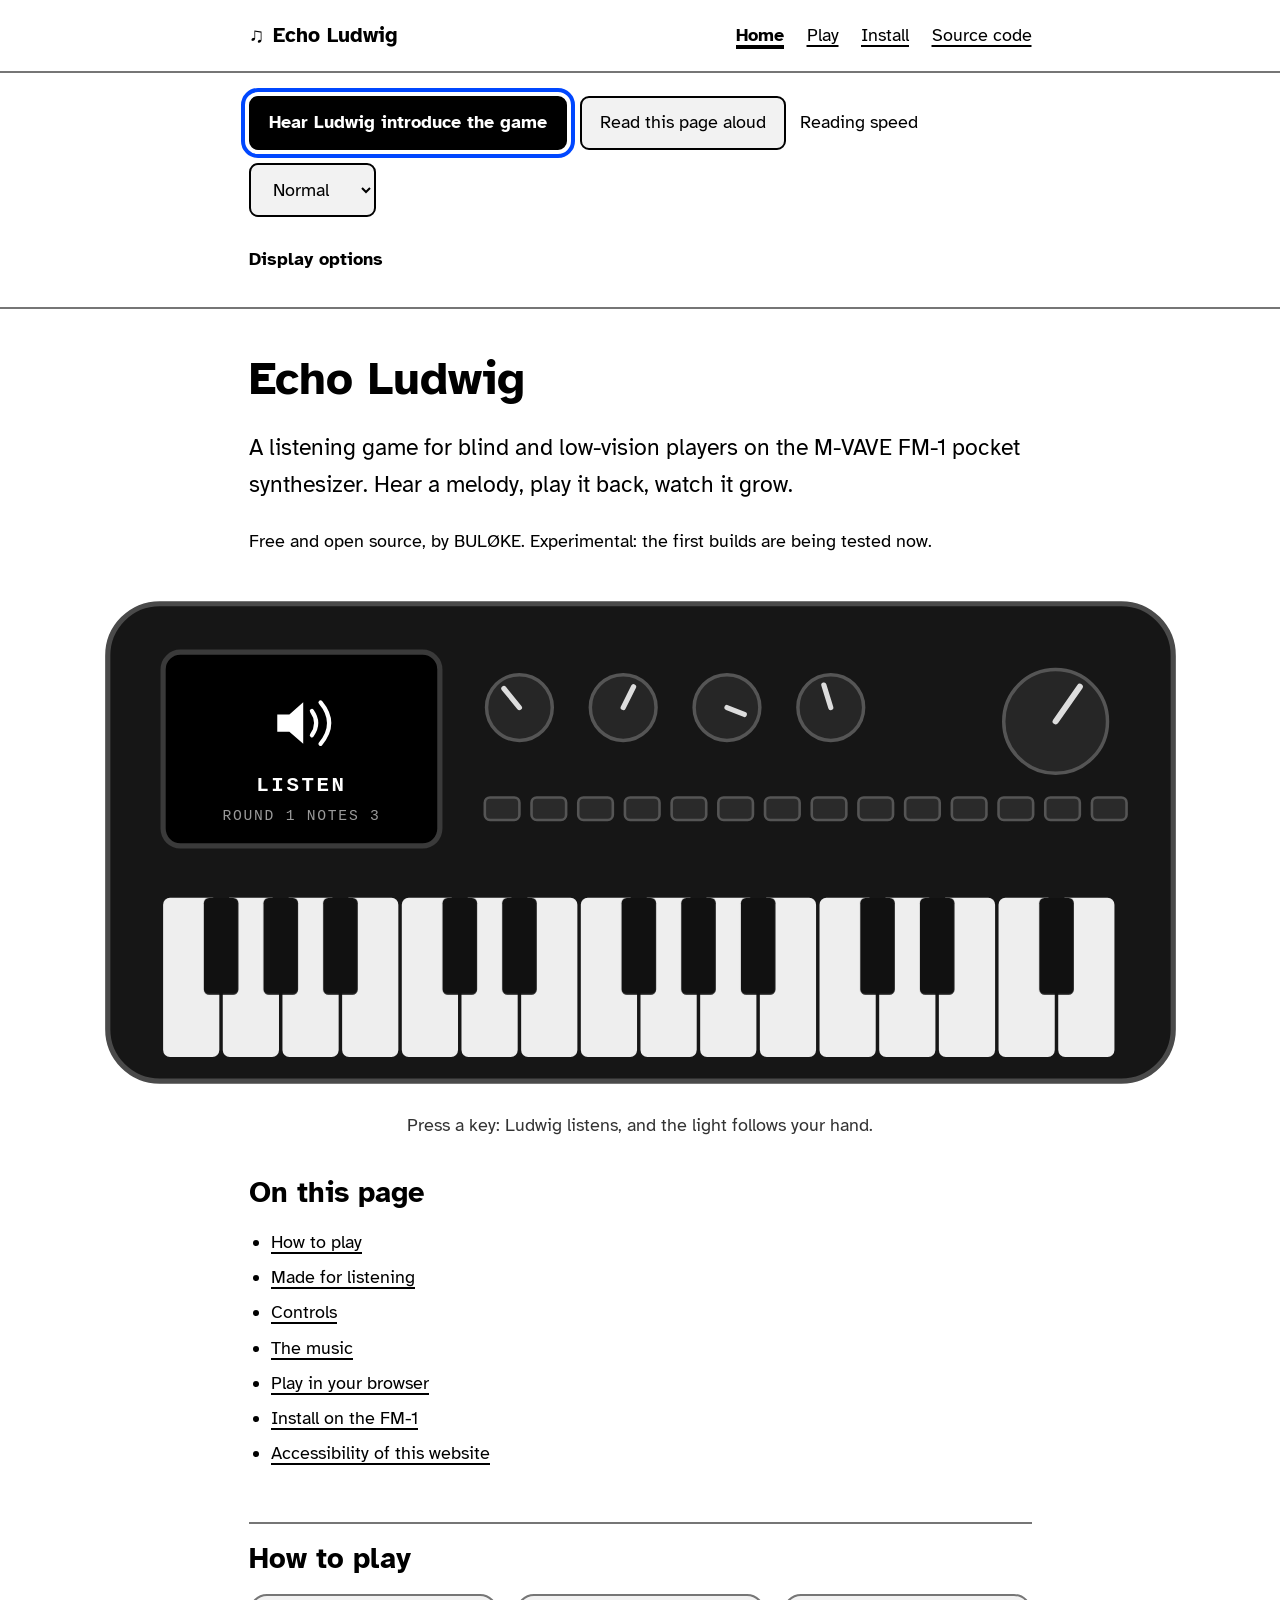
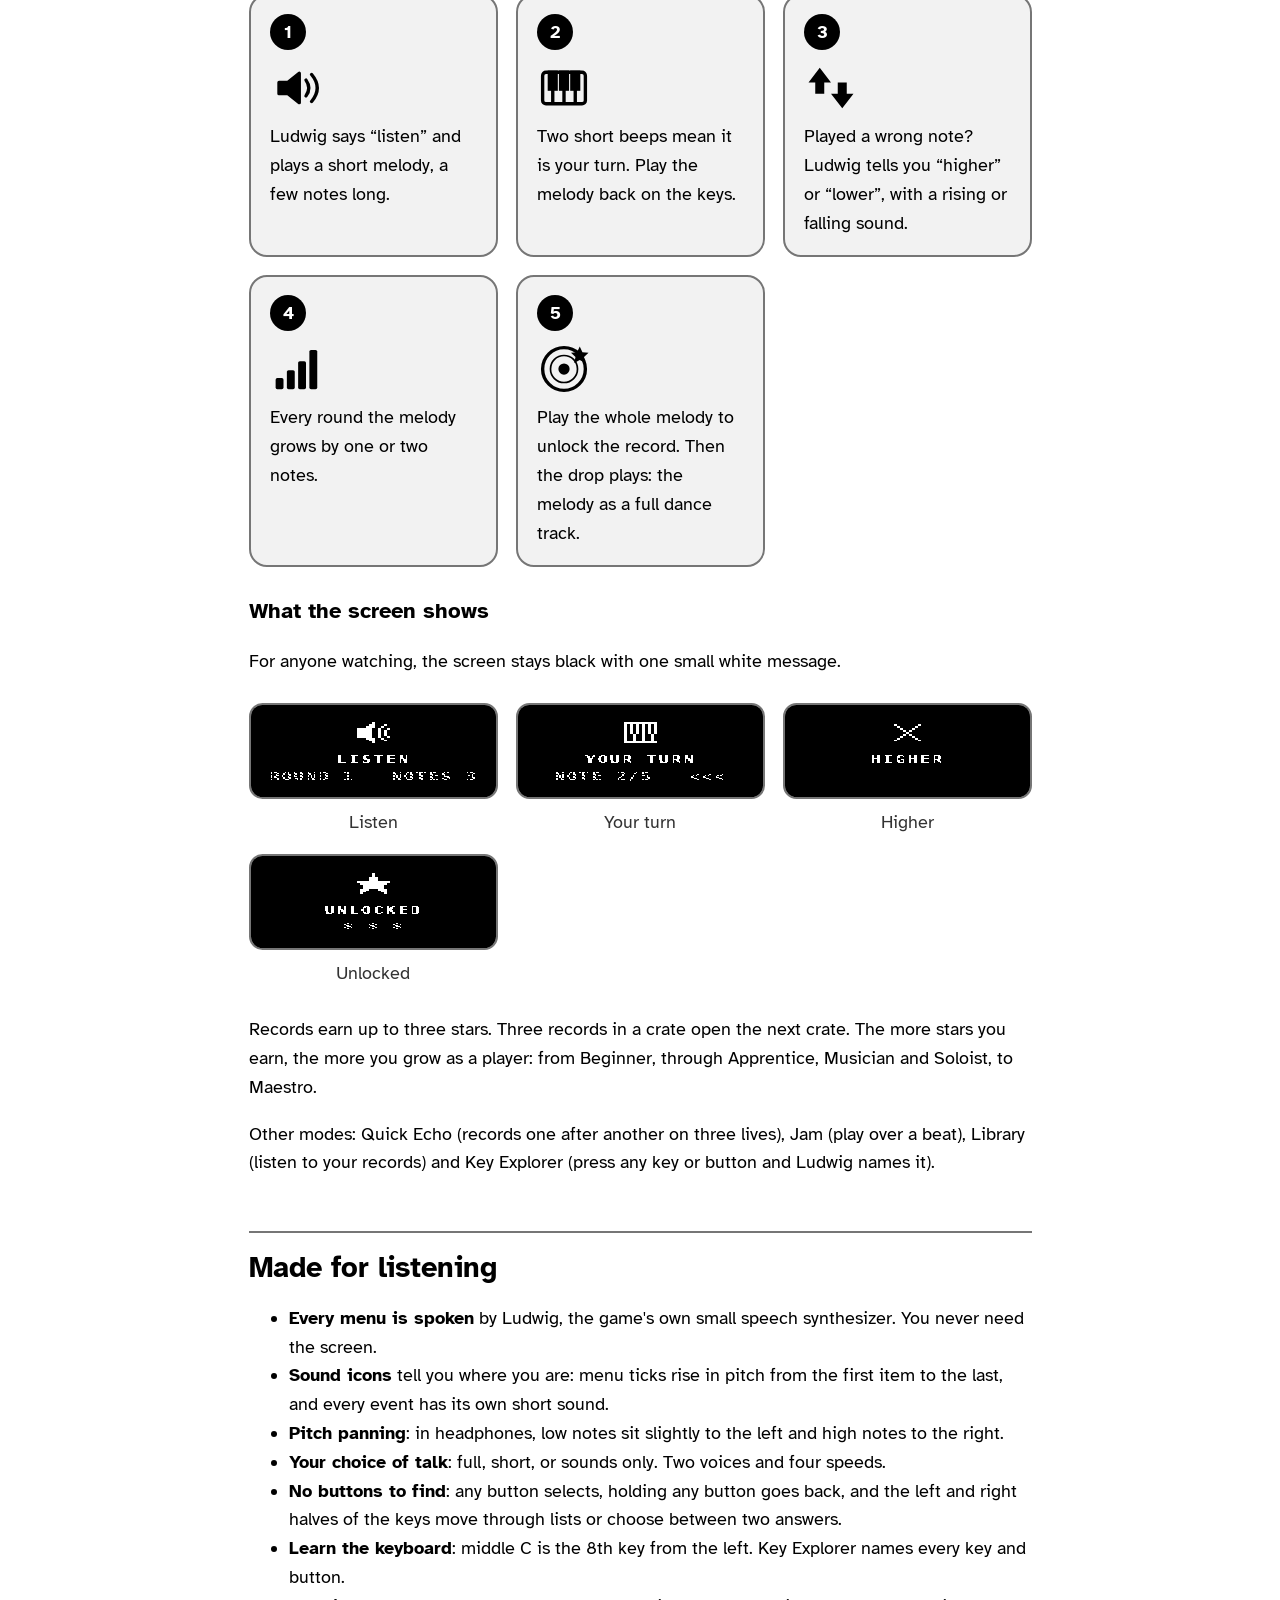
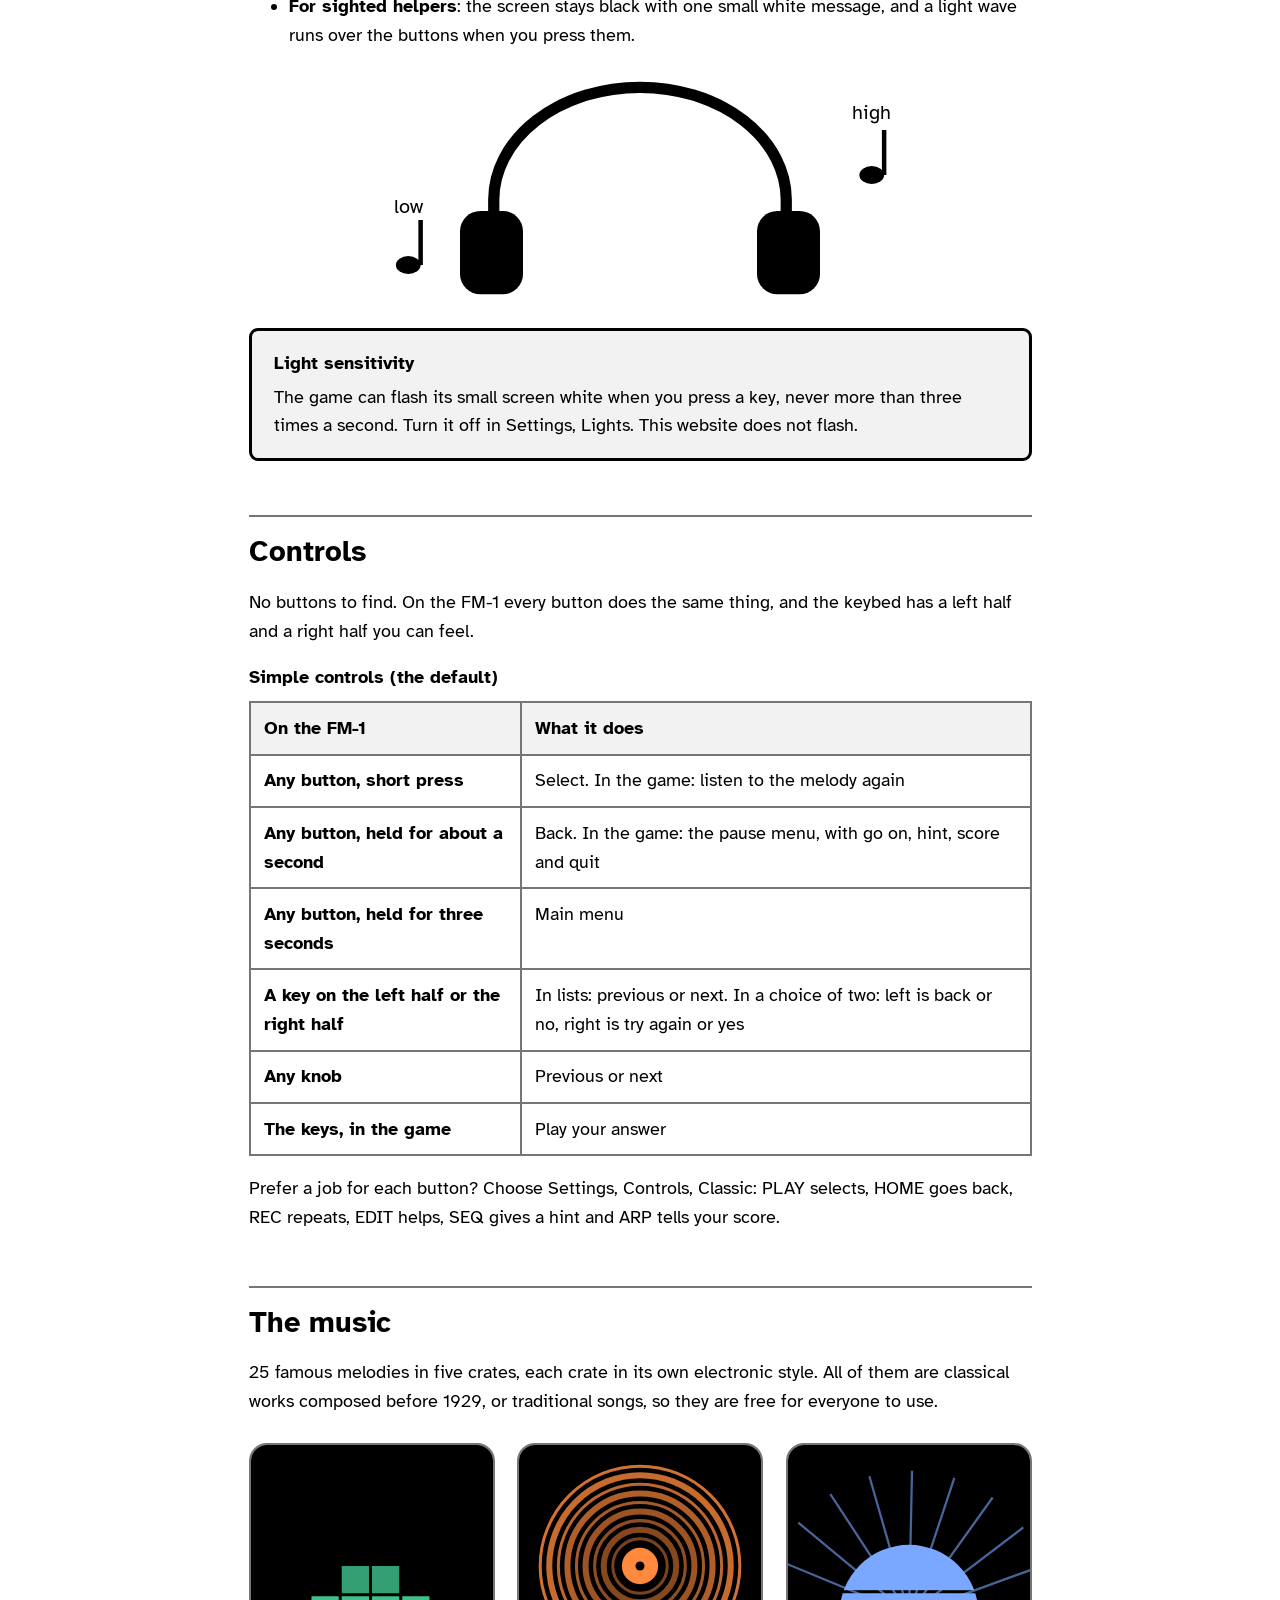
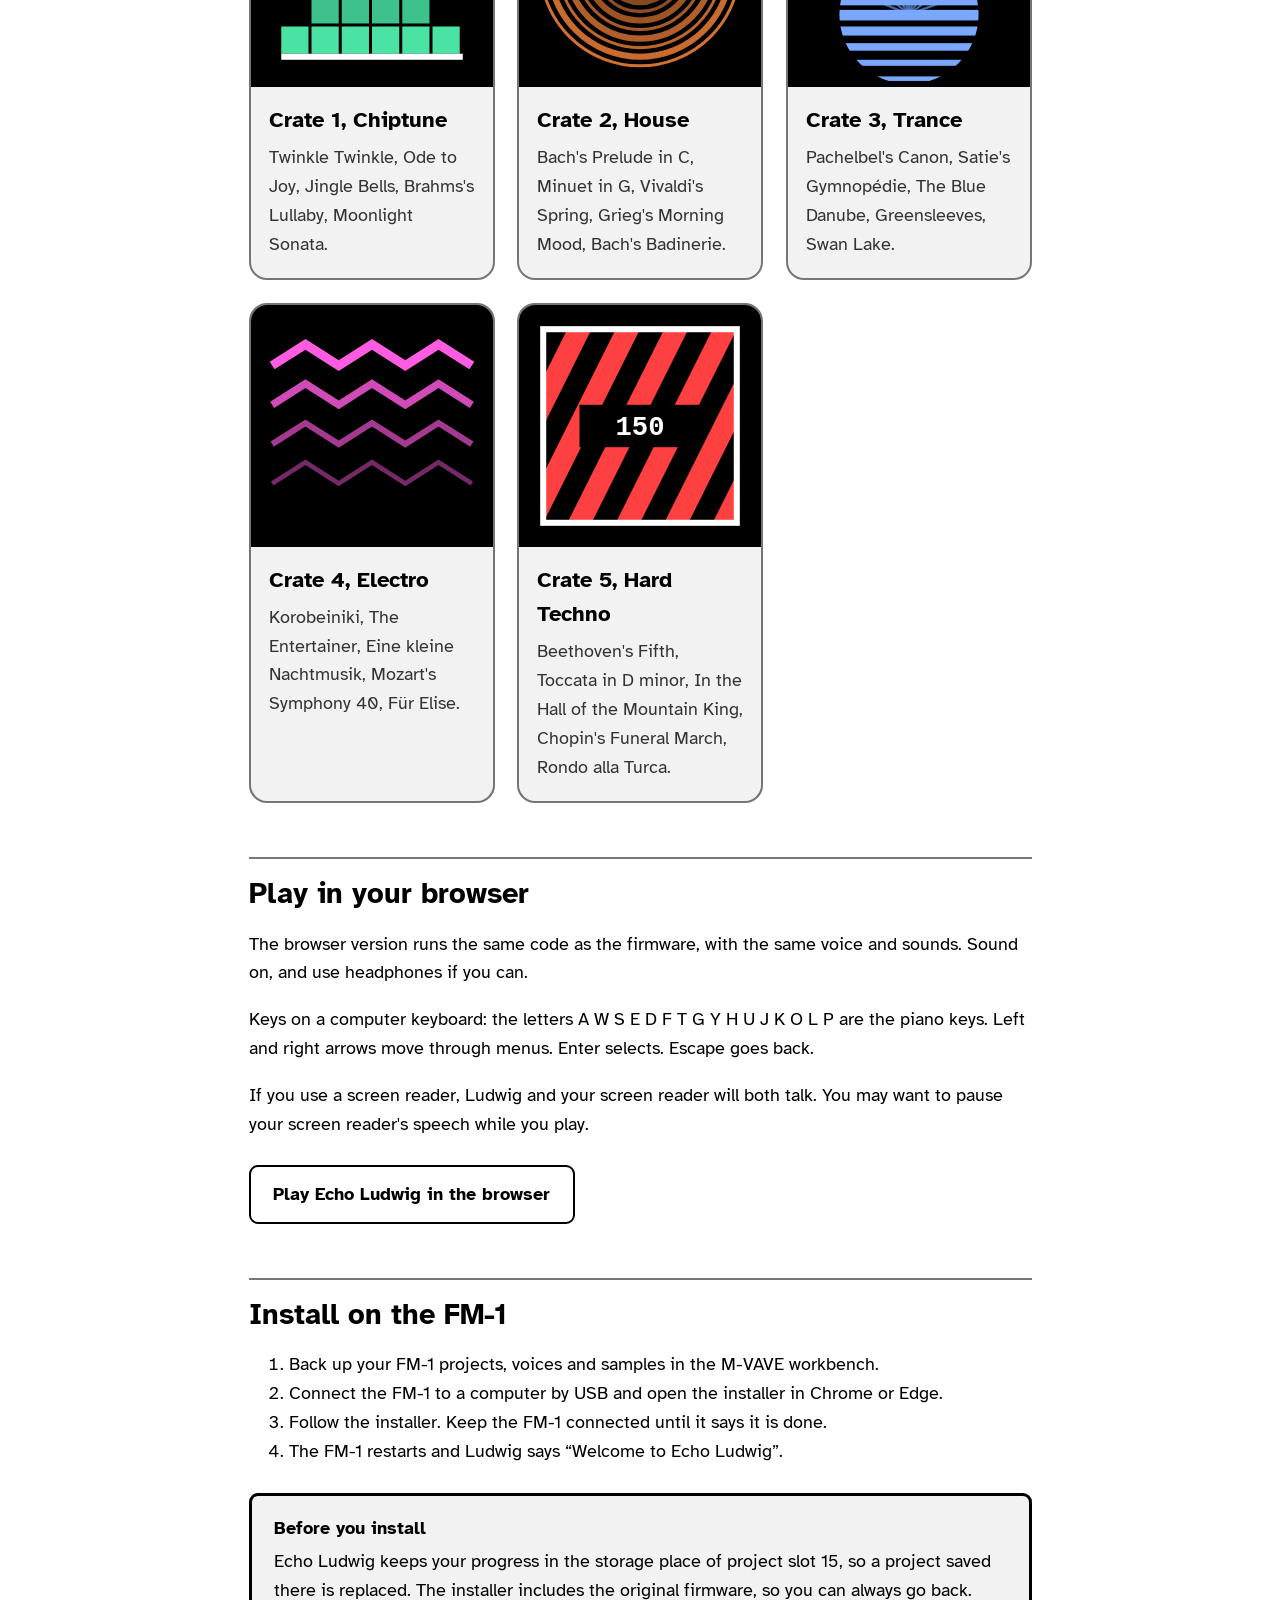
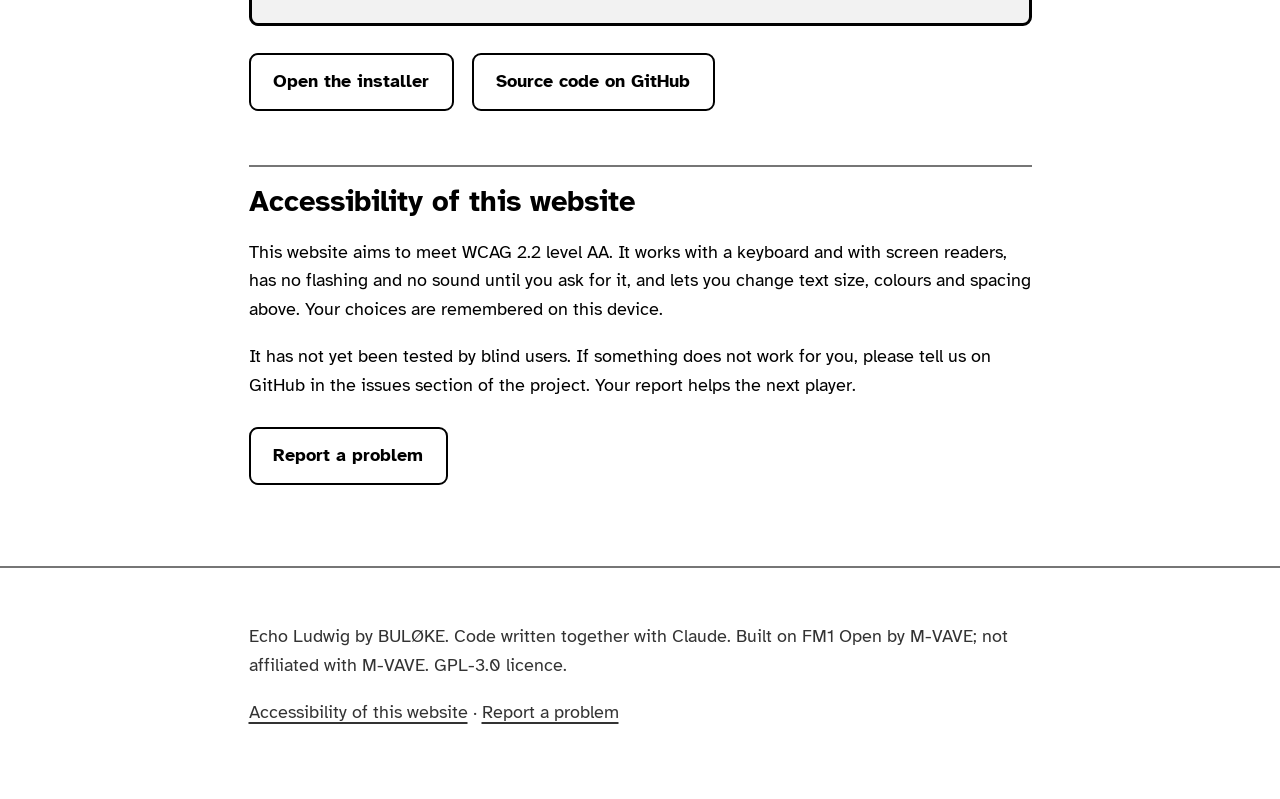
<file: docs/index.html>
<!DOCTYPE html>
<html lang="en" class="t-auto s-1">
<head>
<meta charset="utf-8">
<meta name="viewport" content="width=device-width, initial-scale=1">
<title>Echo Ludwig — an echo game for blind players on the M-VAVE FM-1</title>
<meta name="description" content="Echo Ludwig is a free, open-source listening game for blind and low-vision players on the M-VAVE FM-1. Hear a melody, play it back, watch it grow.">
<meta name="color-scheme" content="dark light">
<link rel="preconnect" href="https://fonts.googleapis.com">
<link rel="preconnect" href="https://fonts.gstatic.com" crossorigin>
<link href="https://fonts.googleapis.com/css2?family=Atkinson+Hyperlegible:ital,wght@0,400;0,700;1,400&display=swap" rel="stylesheet">
<script>
/* Apply saved display choices before the page paints (no flash of the wrong theme). */
try { const s = JSON.parse(localStorage.getItem('echo-site') || '{}');
  const h = document.documentElement;
  if (s.theme) h.classList.replace('t-auto', 't-' + s.theme);
  if (s.size) h.classList.replace('s-1', 's-' + s.size);
  if (s.wide) h.classList.add('wide'); } catch (e) {}
</script>

<style>
/* VOICE: calm, plain, spoken first. IDEA: the FM-1's black screen with one small white message.
   PICTURE: that screen, drawn large. COLOUR: black and white; one focus yellow that is never decoration.
   TYPE: Atkinson Hyperlegible (made by the Braille Institute for low vision). LAYOUT: one reading column. */
:root{--bg:#000;--ink:#fff;--quiet:#c8c8c8;--line:#5a5a5a;--focus:#ffd400;--card:#111}
html.t-light{--bg:#fff;--ink:#000;--quiet:#333;--line:#767676;--focus:#0047ff;--card:#f2f2f2}
html.t-yellow{--bg:#000;--ink:#ffeb3b;--quiet:#ffe866;--line:#ffeb3b;--focus:#fff;--card:#141400}
@media (prefers-color-scheme: light){html.t-auto{--bg:#fff;--ink:#000;--quiet:#333;--line:#767676;--focus:#0047ff;--card:#f2f2f2}}
html.s-1{font-size:112.5%}html.s-2{font-size:150%}html.s-3{font-size:200%}
*{box-sizing:border-box;min-width:0}
body{margin:0;background:var(--bg);color:var(--ink);font-family:'Atkinson Hyperlegible',Verdana,Arial,sans-serif;line-height:1.6;overflow-x:clip}
html.wide body{line-height:2;letter-spacing:.06em;word-spacing:.16em}
html.wide p,html.wide li{margin-bottom:1.4em}
a{color:var(--ink);text-decoration-thickness:2px;text-underline-offset:.2em}
a:hover{text-decoration-thickness:4px}
:focus-visible{outline:4px solid var(--focus);outline-offset:4px}
.skip{position:absolute;left:1rem;top:-10rem;background:var(--ink);color:var(--bg);padding:.75rem 1rem;font-weight:700;z-index:10}
.skip:focus{top:1rem}
.sr{position:absolute;width:1px;height:1px;overflow:hidden;clip:rect(0 0 0 0);white-space:nowrap}
.wrap{max-width:46rem;margin:0 auto;padding:0 1.25rem}
header{border-bottom:2px solid var(--line);padding:1.25rem 0}
.voice{display:flex;flex-wrap:wrap;gap:.75rem;align-items:center}
button,select{font:inherit;color:var(--ink);background:var(--card);border:2px solid var(--ink);border-radius:.5rem;min-height:3rem;padding:.5rem 1rem;cursor:pointer}
button.primary{background:var(--ink);color:var(--bg);font-weight:700}
button[aria-pressed="true"]{background:var(--ink);color:var(--bg)}
details.opts{margin-top:1rem}
details.opts summary{cursor:pointer;font-weight:700;min-height:2.75rem;display:flex;align-items:center}
fieldset{border:2px solid var(--line);border-radius:.5rem;margin:.75rem 0;padding:.5rem 1rem 1rem}
legend{font-weight:700;padding:0 .4rem}
.choices{display:flex;flex-wrap:wrap;gap:.5rem 1.5rem}
.choices label{display:flex;gap:.5rem;align-items:center;min-height:2.75rem;cursor:pointer}
input[type=radio],input[type=checkbox]{width:1.4rem;height:1.4rem;accent-color:var(--ink)}
.caption{margin-top:1rem;border-left:4px solid var(--ink);padding:.25rem 0 .25rem 1rem;font-size:1.15rem;min-height:2.5rem}
.caption:empty{display:none}
main{padding:2rem 0 3rem}
h1{font-size:2.6rem;line-height:1.1;margin:.5rem 0 .75rem}
h2{font-size:1.6rem;line-height:1.2;margin:3rem 0 .75rem;padding-top:1rem;border-top:2px solid var(--line)}
h3{font-size:1.2rem;margin:1.5rem 0 .25rem}
.lead{font-size:1.3rem}
.screen{display:block;width:100%;max-width:24rem;margin:2rem auto;border:2px solid var(--line);border-radius:1rem;background:#000}
.toc ul{padding-left:1.25rem}.toc li{margin:.35rem 0}
table{border-collapse:collapse;width:100%;margin:1rem 0}
caption{text-align:left;font-weight:700;padding-bottom:.5rem}
th,td{border:2px solid var(--line);padding:.6rem .75rem;text-align:left;vertical-align:top}
thead th{background:var(--card)}
.note{border:3px solid var(--ink);border-radius:.5rem;padding:1rem 1.25rem;margin:1.5rem 0;background:var(--card)}
.note strong{display:block;margin-bottom:.25rem}
.big-links{display:flex;flex-wrap:wrap;gap:1rem;margin:1.5rem 0}
.big-links a{display:inline-flex;align-items:center;min-height:3.25rem;padding:.6rem 1.25rem;border:2px solid var(--ink);border-radius:.5rem;font-weight:700;text-decoration:none}
.big-links a:hover{background:var(--ink);color:var(--bg)}
.reading{outline:3px dashed var(--focus);outline-offset:6px;background:var(--card)}
footer{border-top:2px solid var(--line);padding:2rem 0 3rem;color:var(--quiet)}
footer a{color:var(--quiet)}

/* ---- pictures ---- */
.hero{max-width:64rem;margin:0 auto;padding:0 1.25rem}
.device{display:block;width:100%;height:auto;margin:1.5rem 0 .5rem}
.device .glow{opacity:0;animation:wave 1.6s ease-out 2 both}
@keyframes wave{0%{opacity:0}18%{opacity:.95}60%{opacity:0}100%{opacity:0}}
@media (prefers-reduced-motion:reduce){.device .glow{animation:none;opacity:0}.device .still{opacity:.9}}
.device-cap{color:var(--quiet);text-align:center;margin:0 0 1rem}
ol.steps{list-style:none;counter-reset:step;padding:0;display:grid;grid-template-columns:repeat(auto-fit,minmax(min(100%,12.5rem),1fr));gap:1rem}
ol.steps li{counter-increment:step;background:var(--card);border:2px solid var(--line);border-radius:1rem;padding:1rem 1.1rem;margin:0}
ol.steps li::before{content:counter(step);display:inline-grid;place-items:center;width:2rem;height:2rem;border-radius:50%;background:var(--ink);color:var(--bg);font-weight:700;margin-right:.6rem}
ol.steps svg{display:block;width:3rem;height:3rem;margin:.6rem 0 .4rem;color:var(--ink)}
.shots{display:grid;grid-template-columns:repeat(auto-fit,minmax(min(100%,12rem),1fr));gap:1rem;margin:1.5rem 0}
.shots figure{margin:0;text-align:center}
.shots img{display:block;width:100%;aspect-ratio:5/3;image-rendering:pixelated;background:#000;border:2px solid var(--line);border-radius:.75rem}
.shots figcaption{margin-top:.5rem;color:var(--quiet)}
.crates{display:grid;grid-template-columns:repeat(auto-fit,minmax(min(100%,13rem),1fr));gap:1.25rem;margin-top:1.5rem}
.crate{background:var(--card);border:2px solid var(--line);border-radius:1rem;overflow:hidden}
.crate svg{display:block;width:100%;height:auto;aspect-ratio:1;background:#000}
.crate div{padding:.9rem 1rem 1.1rem}.crate h3{margin:0 0 .3rem}.crate p{margin:0;color:var(--quiet)}
.c1{--a:#4be3a4}.c2{--a:#ff8a3d}.c3{--a:#7aa7ff}.c4{--a:#ff5ce1}.c5{--a:#ff4040}
html.t-yellow .crate{--a:#ffeb3b}
.ears{display:block;width:100%;max-width:30rem;height:auto;margin:1.5rem auto;color:var(--ink)}
@media (max-width:600px){h1{font-size:2rem}.voice button{width:100%}th,td{padding:.5rem}}
@media (prefers-reduced-motion:reduce){*{scroll-behavior:auto!important}}
@media (forced-colors:active){button.primary,button[aria-pressed="true"]{forced-color-adjust:auto}}
/* ---- site navigation, shared by every page ---- */
nav.site{border-bottom:2px solid var(--line)}
.navrow{display:flex;flex-wrap:wrap;align-items:center;justify-content:space-between;gap:.5rem 1.5rem;padding-top:.6rem;padding-bottom:.6rem}
.brand{font-weight:700;font-size:1.15rem;text-decoration:none;display:inline-flex;align-items:center;gap:.5rem;min-height:2.75rem}
nav.site ul{list-style:none;display:flex;flex-wrap:wrap;gap:.25rem 1.25rem;margin:0;padding:0}
nav.site li a{display:inline-flex;align-items:center;min-height:2.75rem}
nav.site a[aria-current="page"]{text-decoration-thickness:4px;font-weight:700}
.wide-wrap{max-width:64rem;margin:0 auto;padding:0 1.25rem}
/* ---- status panels and fact lists (installer) ---- */
.panel{display:grid;grid-template-columns:repeat(auto-fit,minmax(min(100%,18rem),1fr));gap:1.25rem;margin:1.5rem 0}
.lcdbox{background:#000;color:#fff;border:2px solid var(--line);border-radius:1rem;padding:1.5rem;text-align:center;font-family:ui-monospace,Menlo,Consolas,monospace}
.lcdbox .state{font-size:1.4rem;font-weight:700;letter-spacing:.08em;margin:.5rem 0}
.lcdbox p{color:#c8c8c8;margin:.25rem 0 0}
.checks{list-style:none;padding:0;margin:.5rem 0}
.checks li{display:flex;gap:.75rem;align-items:baseline;padding:.35rem 0}
.checks .mark{display:inline-block;min-width:2.6rem;text-align:center;font-weight:700;border:2px solid var(--ink);border-radius:.4rem;padding:0 .3rem}
.checks li.ok .mark{background:var(--ink);color:var(--bg)}
dl.facts{display:grid;grid-template-columns:max-content minmax(0,1fr);gap:.35rem 1rem;margin:.5rem 0}
dl.facts dt{font-weight:700}dl.facts dd{margin:0;overflow-wrap:anywhere}
a.button{display:inline-flex;align-items:center;min-height:3.25rem;padding:.6rem 1.4rem;border-radius:.5rem;background:var(--ink);color:var(--bg);font-weight:700;text-decoration:none;border:2px solid var(--ink)}
a.button[aria-disabled="true"]{background:transparent;color:var(--quiet);border-style:dashed;pointer-events:none}
.cards{display:grid;grid-template-columns:repeat(auto-fit,minmax(min(100%,13rem),1fr));gap:1rem;margin:1rem 0}
.cards > *{background:var(--card);border:2px solid var(--line);border-radius:1rem;padding:1rem 1.1rem}
.cards h3{margin:0 0 .3rem}.cards p{margin:0;color:var(--quiet)}
a.cardlink{display:block;text-decoration:none}a.cardlink:hover{border-color:var(--ink)}
a.cardlink h3{text-decoration:underline;text-decoration-thickness:2px;text-underline-offset:.2em}
.faq details{border-bottom:2px solid var(--line);padding:.6rem 0}
.faq summary{cursor:pointer;font-weight:700;min-height:2.75rem;display:flex;align-items:center}

</style>
</head>
<body>
<a class="skip" href="#main">Skip to content</a>
<nav class="site" aria-label="Site">
  <div class="wrap navrow">
    <a class="brand" href=""><span aria-hidden="true">&#9835;</span> Echo Ludwig</a>
    <ul>
      <li><a href="" aria-current="page">Home</a></li>
      <li><a href="play/">Play</a></li>
      <li><a href="install/">Install</a></li>
      <li><a href="https://github.com/orion-musica/Echo-Ludwig-FM-1">Source code</a></li>
    </ul>
  </div>
</nav>


<header>
  <div class="wrap">
    <div class="voice" role="group" aria-label="Listen">
      <button id="ludwig" class="primary" autofocus aria-describedby="ludwig-hint">Hear Ludwig introduce the game</button>
      <button id="read" aria-pressed="false" aria-describedby="read-hint">Read this page aloud</button>
      <label for="rate">Reading speed</label>
      <select id="rate" ><option value="0.8">Slow</option><option value="1" selected>Normal</option><option value="1.3">Fast</option><option value="1.7">Very fast</option></select>
    </div>
    <p id="ludwig-hint" class="sr">Ludwig is the game's own synthetic voice. About 25 seconds. Press again to stop.</p>
    <p id="read-hint" class="sr">Uses your device's voice. If you already use a screen reader, you do not need this.</p>
    <div id="caption" class="caption" aria-hidden="true"></div>

    <details class="opts">
      <summary>Display options</summary>
      <fieldset>
        <legend>Text size</legend>
        <div class="choices">
          <label><input type="radio" name="size" value="1"> Normal</label>
          <label><input type="radio" name="size" value="2"> Large</label>
          <label><input type="radio" name="size" value="3"> Very large</label>
        </div>
      </fieldset>
      <fieldset>
        <legend>Colours</legend>
        <div class="choices">
          <label><input type="radio" name="theme" value="auto"> Like my device</label>
          <label><input type="radio" name="theme" value="dark"> White on black</label>
          <label><input type="radio" name="theme" value="light"> Black on white</label>
          <label><input type="radio" name="theme" value="yellow"> Yellow on black</label>
        </div>
      </fieldset>
      <fieldset>
        <legend>Spacing</legend>
        <div class="choices"><label><input type="checkbox" id="wide"> Wider spacing between lines, words and letters</label></div>
      </fieldset>
    </details>

  </div>
</header>

<main id="main" tabindex="-1">
  <div class="wrap">
    <section data-read aria-labelledby="top">
      <h1 id="top">Echo Ludwig</h1>
      <p class="lead">A listening game for blind and low-vision players on the M-VAVE FM-1 pocket synthesizer. Hear a melody, play it back, watch it grow.</p>
      <p>Free and open source, by BULØKE. Experimental: the first builds are being tested now.</p>
    </section>

  </div>
  <div class="hero">
    <svg class="device" viewBox="0 0 640 300" role="img" aria-labelledby="hero-t"><title id="hero-t">Drawing of the M-VAVE FM-1 running Echo Ludwig. Its black screen shows LISTEN, and a wave of light runs across the buttons and keys from middle C.</title><rect x="12" y="12" width="616" height="276" rx="30" fill="#161616" stroke="#4a4a4a" stroke-width="3"/><rect x="44" y="40" width="160" height="112" rx="10" fill="#000" stroke="#3a3a3a" stroke-width="3"/><g fill="#fff"><path d="M110 76h7l8-7v24l-8-7h-7z"/></g><g fill="none" stroke="#fff" stroke-width="2.4" stroke-linecap="round"><path d="M130 74q5 7 0 14"/><path d="M135 69q10 12 0 24"/></g><text x="124" y="120" text-anchor="middle" fill="#fff" font-family="ui-monospace,Menlo,monospace" font-size="12" font-weight="700" letter-spacing="1.5">LISTEN</text><text x="124" y="137" text-anchor="middle" fill="#9a9a9a" font-family="ui-monospace,Menlo,monospace" font-size="8.5" letter-spacing="1">ROUND 1   NOTES 3</text><circle cx="250" cy="72" r="19" fill="#262626" stroke="#555" stroke-width="2"/><path d="M250 72l-9 -11" stroke="#ddd" stroke-width="3" stroke-linecap="round"/><circle cx="310" cy="72" r="19" fill="#262626" stroke="#555" stroke-width="2"/><path d="M310 72l6 -12" stroke="#ddd" stroke-width="3" stroke-linecap="round"/><circle cx="370" cy="72" r="19" fill="#262626" stroke="#555" stroke-width="2"/><path d="M370 72l10 4" stroke="#ddd" stroke-width="3" stroke-linecap="round"/><circle cx="430" cy="72" r="19" fill="#262626" stroke="#555" stroke-width="2"/><path d="M430 72l-4 -13" stroke="#ddd" stroke-width="3" stroke-linecap="round"/><circle cx="560" cy="80" r="30" fill="#262626" stroke="#555" stroke-width="2"/><path d="M560 80l14-20" stroke="#ddd" stroke-width="3.5" stroke-linecap="round"/><rect x="230" y="124" width="20" height="13" rx="3" fill="#2a2a2a" stroke="#555" stroke-width="1.5"/><rect class="glow" style="animation-delay:0.23s" x="230" y="124" width="20" height="13" rx="3" fill="#fff"/><rect x="257" y="124" width="20" height="13" rx="3" fill="#2a2a2a" stroke="#555" stroke-width="1.5"/><rect class="glow" style="animation-delay:0.29s" x="257" y="124" width="20" height="13" rx="3" fill="#fff"/><rect x="284" y="124" width="20" height="13" rx="3" fill="#2a2a2a" stroke="#555" stroke-width="1.5"/><rect class="glow" style="animation-delay:0.34s" x="284" y="124" width="20" height="13" rx="3" fill="#fff"/><rect x="311" y="124" width="20" height="13" rx="3" fill="#2a2a2a" stroke="#555" stroke-width="1.5"/><rect class="glow" style="animation-delay:0.40s" x="311" y="124" width="20" height="13" rx="3" fill="#fff"/><rect x="338" y="124" width="20" height="13" rx="3" fill="#2a2a2a" stroke="#555" stroke-width="1.5"/><rect class="glow" style="animation-delay:0.45s" x="338" y="124" width="20" height="13" rx="3" fill="#fff"/><rect x="365" y="124" width="20" height="13" rx="3" fill="#2a2a2a" stroke="#555" stroke-width="1.5"/><rect class="glow" style="animation-delay:0.51s" x="365" y="124" width="20" height="13" rx="3" fill="#fff"/><rect x="392" y="124" width="20" height="13" rx="3" fill="#2a2a2a" stroke="#555" stroke-width="1.5"/><rect class="glow" style="animation-delay:0.56s" x="392" y="124" width="20" height="13" rx="3" fill="#fff"/><rect x="419" y="124" width="20" height="13" rx="3" fill="#2a2a2a" stroke="#555" stroke-width="1.5"/><rect class="glow" style="animation-delay:0.62s" x="419" y="124" width="20" height="13" rx="3" fill="#fff"/><rect x="446" y="124" width="20" height="13" rx="3" fill="#2a2a2a" stroke="#555" stroke-width="1.5"/><rect class="glow" style="animation-delay:0.67s" x="446" y="124" width="20" height="13" rx="3" fill="#fff"/><rect x="473" y="124" width="20" height="13" rx="3" fill="#2a2a2a" stroke="#555" stroke-width="1.5"/><rect class="glow" style="animation-delay:0.73s" x="473" y="124" width="20" height="13" rx="3" fill="#fff"/><rect x="500" y="124" width="20" height="13" rx="3" fill="#2a2a2a" stroke="#555" stroke-width="1.5"/><rect class="glow" style="animation-delay:0.78s" x="500" y="124" width="20" height="13" rx="3" fill="#fff"/><rect x="527" y="124" width="20" height="13" rx="3" fill="#2a2a2a" stroke="#555" stroke-width="1.5"/><rect class="glow" style="animation-delay:0.84s" x="527" y="124" width="20" height="13" rx="3" fill="#fff"/><rect x="554" y="124" width="20" height="13" rx="3" fill="#2a2a2a" stroke="#555" stroke-width="1.5"/><rect class="glow" style="animation-delay:0.89s" x="554" y="124" width="20" height="13" rx="3" fill="#fff"/><rect x="581" y="124" width="20" height="13" rx="3" fill="#2a2a2a" stroke="#555" stroke-width="1.5"/><rect class="glow" style="animation-delay:0.94s" x="581" y="124" width="20" height="13" rx="3" fill="#fff"/><rect x="44.0" y="182" width="32.5" height="92" rx="4" fill="#eee"/><rect class="glow" style="animation-delay:0.28s" x="44.0" y="182" width="32.5" height="92" rx="4" fill="#ffd400"/><rect x="78.5" y="182" width="32.5" height="92" rx="4" fill="#eee"/><rect class="glow" style="animation-delay:0.21s" x="78.5" y="182" width="32.5" height="92" rx="4" fill="#ffd400"/><rect x="113.0" y="182" width="32.5" height="92" rx="4" fill="#eee"/><rect class="glow" style="animation-delay:0.14s" x="113.0" y="182" width="32.5" height="92" rx="4" fill="#ffd400"/><rect x="147.5" y="182" width="32.5" height="92" rx="4" fill="#eee"/><rect class="glow" style="animation-delay:0.07s" x="147.5" y="182" width="32.5" height="92" rx="4" fill="#ffd400"/><rect x="182.0" y="182" width="32.5" height="92" rx="4" fill="#eee"/><rect class="glow" style="animation-delay:0.00s" x="182.0" y="182" width="32.5" height="92" rx="4" fill="#ffd400"/><rect x="216.5" y="182" width="32.5" height="92" rx="4" fill="#eee"/><rect class="glow" style="animation-delay:0.07s" x="216.5" y="182" width="32.5" height="92" rx="4" fill="#ffd400"/><rect x="251.0" y="182" width="32.5" height="92" rx="4" fill="#eee"/><rect class="glow" style="animation-delay:0.14s" x="251.0" y="182" width="32.5" height="92" rx="4" fill="#ffd400"/><rect x="285.5" y="182" width="32.5" height="92" rx="4" fill="#eee"/><rect class="glow" style="animation-delay:0.21s" x="285.5" y="182" width="32.5" height="92" rx="4" fill="#ffd400"/><rect x="320.0" y="182" width="32.5" height="92" rx="4" fill="#eee"/><rect class="glow" style="animation-delay:0.28s" x="320.0" y="182" width="32.5" height="92" rx="4" fill="#ffd400"/><rect x="354.5" y="182" width="32.5" height="92" rx="4" fill="#eee"/><rect class="glow" style="animation-delay:0.35s" x="354.5" y="182" width="32.5" height="92" rx="4" fill="#ffd400"/><rect x="389.0" y="182" width="32.5" height="92" rx="4" fill="#eee"/><rect class="glow" style="animation-delay:0.42s" x="389.0" y="182" width="32.5" height="92" rx="4" fill="#ffd400"/><rect x="423.5" y="182" width="32.5" height="92" rx="4" fill="#eee"/><rect class="glow" style="animation-delay:0.49s" x="423.5" y="182" width="32.5" height="92" rx="4" fill="#ffd400"/><rect x="458.0" y="182" width="32.5" height="92" rx="4" fill="#eee"/><rect class="glow" style="animation-delay:0.56s" x="458.0" y="182" width="32.5" height="92" rx="4" fill="#ffd400"/><rect x="492.5" y="182" width="32.5" height="92" rx="4" fill="#eee"/><rect class="glow" style="animation-delay:0.63s" x="492.5" y="182" width="32.5" height="92" rx="4" fill="#ffd400"/><rect x="527.0" y="182" width="32.5" height="92" rx="4" fill="#eee"/><rect class="glow" style="animation-delay:0.70s" x="527.0" y="182" width="32.5" height="92" rx="4" fill="#ffd400"/><rect x="561.5" y="182" width="32.5" height="92" rx="4" fill="#eee"/><rect class="glow" style="animation-delay:0.77s" x="561.5" y="182" width="32.5" height="92" rx="4" fill="#ffd400"/><rect x="67.5" y="182" width="20" height="56" rx="3" fill="#111"/><rect class="glow" style="animation-delay:0.25s" x="67.5" y="182" width="20" height="56" rx="3" fill="#b38f00"/><rect x="102.0" y="182" width="20" height="56" rx="3" fill="#111"/><rect class="glow" style="animation-delay:0.18s" x="102.0" y="182" width="20" height="56" rx="3" fill="#b38f00"/><rect x="136.5" y="182" width="20" height="56" rx="3" fill="#111"/><rect class="glow" style="animation-delay:0.11s" x="136.5" y="182" width="20" height="56" rx="3" fill="#b38f00"/><rect x="205.5" y="182" width="20" height="56" rx="3" fill="#111"/><rect class="glow" style="animation-delay:0.03s" x="205.5" y="182" width="20" height="56" rx="3" fill="#b38f00"/><rect x="240.0" y="182" width="20" height="56" rx="3" fill="#111"/><rect class="glow" style="animation-delay:0.10s" x="240.0" y="182" width="20" height="56" rx="3" fill="#b38f00"/><rect x="309.0" y="182" width="20" height="56" rx="3" fill="#111"/><rect class="glow" style="animation-delay:0.24s" x="309.0" y="182" width="20" height="56" rx="3" fill="#b38f00"/><rect x="343.5" y="182" width="20" height="56" rx="3" fill="#111"/><rect class="glow" style="animation-delay:0.31s" x="343.5" y="182" width="20" height="56" rx="3" fill="#b38f00"/><rect x="378.0" y="182" width="20" height="56" rx="3" fill="#111"/><rect class="glow" style="animation-delay:0.38s" x="378.0" y="182" width="20" height="56" rx="3" fill="#b38f00"/><rect x="447.0" y="182" width="20" height="56" rx="3" fill="#111"/><rect class="glow" style="animation-delay:0.52s" x="447.0" y="182" width="20" height="56" rx="3" fill="#b38f00"/><rect x="481.5" y="182" width="20" height="56" rx="3" fill="#111"/><rect class="glow" style="animation-delay:0.59s" x="481.5" y="182" width="20" height="56" rx="3" fill="#b38f00"/><rect x="550.5" y="182" width="20" height="56" rx="3" fill="#111"/><rect class="glow" style="animation-delay:0.73s" x="550.5" y="182" width="20" height="56" rx="3" fill="#b38f00"/><circle class="still" cx="199.2" cy="260" r="7" fill="#ffd400" opacity="0"/></svg>
    <p class="device-cap" aria-hidden="true">Press a key: Ludwig listens, and the light follows your hand.</p>
  </div>
  <div class="wrap">

    <nav class="toc" aria-label="On this page">
      <h2 id="toc-h" style="border:0;margin-top:0">On this page</h2>
      <ul>
        <li><a href="#how">How to play</a></li>
        <li><a href="#access">Made for listening</a></li>
        <li><a href="#controls">Controls</a></li>
        <li><a href="#music">The music</a></li>
        <li><a href="#try">Play in your browser</a></li>
        <li><a href="#install">Install on the FM-1</a></li>
        <li><a href="#statement">Accessibility of this website</a></li>
      </ul>
    </nav>

    <section data-read aria-labelledby="how">
      <h2 id="how">How to play</h2>
      <ol class="steps">
        <li><svg viewBox="0 0 48 48" aria-hidden="true" fill="none" stroke="currentColor" stroke-width="3" stroke-linejoin="round" stroke-linecap="round"><path d="M8 19h8l10-8v26l-10-8H8z" fill="currentColor"/><path d="M32 17q5 7 0 14"/><path d="M37 12q10 12 0 24"/></svg>Ludwig says “listen” and plays a short melody, a few notes long.</li>
        <li><svg viewBox="0 0 48 48" aria-hidden="true" fill="none" stroke="currentColor" stroke-width="3"><rect x="5" y="10" width="38" height="28" rx="3"/><path d="M14 10v28M24 10v28M34 10v28"/><rect x="11" y="10" width="6" height="15" fill="currentColor"/><rect x="21" y="10" width="6" height="15" fill="currentColor"/><rect x="31" y="10" width="6" height="15" fill="currentColor"/></svg>Two short beeps mean it is your turn. Play the melody back on the keys.</li>
        <li><svg viewBox="0 0 48 48" aria-hidden="true" fill="currentColor"><path d="M14 6l10 13H18v10h-8V19H4z"/><path d="M34 42l10-13h-6V19h-8v10h-6z"/></svg>Played a wrong note? Ludwig tells you “higher” or “lower”, with a rising or falling sound.</li>
        <li><svg viewBox="0 0 48 48" aria-hidden="true" fill="currentColor"><rect x="5" y="32" width="7" height="10" rx="1.5"/><rect x="15" y="25" width="7" height="17" rx="1.5"/><rect x="25" y="17" width="7" height="25" rx="1.5"/><rect x="35" y="7" width="7" height="35" rx="1.5"/></svg>Every round the melody grows by one or two notes.</li>
        <li><svg viewBox="0 0 48 48" aria-hidden="true" fill="none" stroke="currentColor" stroke-width="3"><circle cx="24" cy="24" r="19"/><circle cx="24" cy="24" r="12" stroke-width="1.5"/><circle cx="24" cy="24" r="3.5" fill="currentColor"/><path d="M38 4l2.4 5 5.4.6-4 3.7 1.1 5.4-4.9-2.7-4.9 2.7 1.1-5.4-4-3.7 5.4-.6z" fill="currentColor" stroke="none"/></svg>Play the whole melody to unlock the record. Then the drop plays: the melody as a full dance track.</li>
      </ol>
      <h3>What the screen shows</h3>
      <p>For anyone watching, the screen stays black with one small white message.</p>
      <div class="shots">
        <figure><img src="assets/screens/listen.png" width="160" height="96" alt="Screen: a speaker icon, the word LISTEN, and below it ROUND 1, NOTES 3."><figcaption>Listen</figcaption></figure>
        <figure><img src="assets/screens/your-turn.png" width="160" height="96" alt="Screen: a keyboard icon, YOUR TURN, and NOTE 2 of 5 with three lives left."><figcaption>Your turn</figcaption></figure>
        <figure><img src="assets/screens/higher.png" width="160" height="96" alt="Screen: a cross icon and the word HIGHER after a wrong note."><figcaption>Higher</figcaption></figure>
        <figure><img src="assets/screens/unlocked.png" width="160" height="96" alt="Screen: a star icon, UNLOCKED, and three stars."><figcaption>Unlocked</figcaption></figure>
      </div>
      <p>Records earn up to three stars. Three records in a crate open the next crate. The more stars you earn, the more you grow as a player: from Beginner, through Apprentice, Musician and Soloist, to Maestro.</p>
      <p>Other modes: Quick Echo (records one after another on three lives), Jam (play over a beat), Library (listen to your records) and Key Explorer (press any key or button and Ludwig names it).</p>
    </section>

    <section data-read aria-labelledby="access">
      <h2 id="access">Made for listening</h2>
      <ul>
        <li><strong>Every menu is spoken</strong> by Ludwig, the game's own small speech synthesizer. You never need the screen.</li>
        <li><strong>Sound icons</strong> tell you where you are: menu ticks rise in pitch from the first item to the last, and every event has its own short sound.</li>
        <li><strong>Pitch panning</strong>: in headphones, low notes sit slightly to the left and high notes to the right.</li>
        <li><strong>Your choice of talk</strong>: full, short, or sounds only. Two voices and four speeds.</li>
        <li><strong>No buttons to find</strong>: any button selects, holding any button goes back, and the left and right halves of the keys move through lists or choose between two answers.</li>
        <li><strong>Learn the keyboard</strong>: middle C is the 8th key from the left. Key Explorer names every key and button.</li>
        <li><strong>For sighted helpers</strong>: the screen stays black with one small white message, and a light wave runs over the buttons when you press them.</li>
      </ul>
      <svg class="ears" viewBox="0 0 480 200" role="img" aria-labelledby="ears-t">
        <title id="ears-t">Headphones: low notes sound a little in the left ear, high notes a little in the right ear.</title>
        <path d="M110 150V110a130 100 0 0 1 260 0v40" fill="none" stroke="currentColor" stroke-width="10" stroke-linecap="round"/>
        <rect x="80" y="120" width="56" height="74" rx="18" fill="currentColor"/><rect x="344" y="120" width="56" height="74" rx="18" fill="currentColor"/>
        <g fill="currentColor"><ellipse cx="34" cy="168" rx="11" ry="8"/><path d="M43 168V128h4v40z"/><ellipse cx="446" cy="88" rx="11" ry="8"/><path d="M455 88V48h4v40z"/></g>
        <text x="34" y="122" text-anchor="middle" font-size="18" fill="currentColor" font-family="inherit">low</text>
        <text x="446" y="38" text-anchor="middle" font-size="18" fill="currentColor" font-family="inherit">high</text>
      </svg>
      <div class="note" role="note"><strong>Light sensitivity</strong>The game can flash its small screen white when you press a key, never more than three times a second. Turn it off in Settings, Lights. This website does not flash.</div>
    </section>

    <section data-read aria-labelledby="controls">
      <h2 id="controls">Controls</h2>
      <p>No buttons to find. On the FM-1 every button does the same thing, and the keybed has a left half and a right half you can feel.</p>
      <table>
        <caption>Simple controls (the default)</caption>
        <thead><tr><th scope="col">On the FM-1</th><th scope="col">What it does</th></tr></thead>
        <tbody>
          <tr><th scope="row">Any button, short press</th><td>Select. In the game: listen to the melody again</td></tr>
          <tr><th scope="row">Any button, held for about a second</th><td>Back. In the game: the pause menu, with go on, hint, score and quit</td></tr>
          <tr><th scope="row">Any button, held for three seconds</th><td>Main menu</td></tr>
          <tr><th scope="row">A key on the left half or the right half</th><td>In lists: previous or next. In a choice of two: left is back or no, right is try again or yes</td></tr>
          <tr><th scope="row">Any knob</th><td>Previous or next</td></tr>
          <tr><th scope="row">The keys, in the game</th><td>Play your answer</td></tr>
        </tbody>
      </table>
      <p>Prefer a job for each button? Choose Settings, Controls, Classic: PLAY selects, HOME goes back, REC repeats, EDIT helps, SEQ gives a hint and ARP tells your score.</p>
    </section>

    <section data-read aria-labelledby="music">
      <h2 id="music">The music</h2>
      <p>25 famous melodies in five crates, each crate in its own electronic style. All of them are classical works composed before 1929, or traditional songs, so they are free for everyone to use.</p>
      <div class="crates">
        <article class="crate c1"><svg viewBox="0 0 160 160" aria-hidden="true"><rect x="20" y="120" width="18" height="18" fill="var(--a)" opacity="1.00"/><rect x="40" y="120" width="18" height="18" fill="var(--a)" opacity="1.00"/><rect x="60" y="120" width="18" height="18" fill="var(--a)" opacity="1.00"/><rect x="80" y="120" width="18" height="18" fill="var(--a)" opacity="1.00"/><rect x="100" y="120" width="18" height="18" fill="var(--a)" opacity="1.00"/><rect x="120" y="120" width="18" height="18" fill="var(--a)" opacity="1.00"/><rect x="40" y="100" width="18" height="18" fill="var(--a)" opacity="0.85"/><rect x="60" y="100" width="18" height="18" fill="var(--a)" opacity="0.85"/><rect x="80" y="100" width="18" height="18" fill="var(--a)" opacity="0.85"/><rect x="100" y="100" width="18" height="18" fill="var(--a)" opacity="0.85"/><rect x="60" y="80" width="18" height="18" fill="var(--a)" opacity="0.70"/><rect x="80" y="80" width="18" height="18" fill="var(--a)" opacity="0.70"/><rect x="20" y="138" width="120" height="4" fill="#fff"/></svg><div><h3>Crate 1, Chiptune</h3><p>Twinkle Twinkle, Ode to Joy, Jingle Bells, Brahms's Lullaby, Moonlight Sonata.</p></div></article>
        <article class="crate c2"><svg viewBox="0 0 160 160" aria-hidden="true"><circle cx="80" cy="80" r="18" fill="none" stroke="var(--a)" stroke-width="2" opacity="0.48"/><circle cx="80" cy="80" r="24" fill="none" stroke="var(--a)" stroke-width="4" opacity="0.52"/><circle cx="80" cy="80" r="30" fill="none" stroke="var(--a)" stroke-width="2" opacity="0.56"/><circle cx="80" cy="80" r="36" fill="none" stroke="var(--a)" stroke-width="4" opacity="0.61"/><circle cx="80" cy="80" r="42" fill="none" stroke="var(--a)" stroke-width="2" opacity="0.65"/><circle cx="80" cy="80" r="48" fill="none" stroke="var(--a)" stroke-width="4" opacity="0.69"/><circle cx="80" cy="80" r="54" fill="none" stroke="var(--a)" stroke-width="2" opacity="0.74"/><circle cx="80" cy="80" r="60" fill="none" stroke="var(--a)" stroke-width="4" opacity="0.78"/><circle cx="80" cy="80" r="66" fill="none" stroke="var(--a)" stroke-width="2" opacity="0.82"/><circle cx="80" cy="80" r="12" fill="var(--a)"/><circle cx="80" cy="80" r="3" fill="#000"/></svg><div><h3>Crate 2, House</h3><p>Bach's Prelude in C, Minuet in G, Vivaldi's Spring, Grieg's Morning Mood, Bach's Badinerie.</p></div></article>
        <article class="crate c3"><svg viewBox="0 0 160 160" aria-hidden="true"><circle cx="80" cy="112" r="46" fill="var(--a)"/><rect x="0" y="96" width="160" height="2" fill="#000"/><rect x="0" y="106" width="160" height="3" fill="#000"/><rect x="0" y="116" width="160" height="4" fill="#000"/><rect x="0" y="126" width="160" height="5" fill="#000"/><rect x="0" y="136" width="160" height="6" fill="#000"/><rect x="0" y="146" width="160" height="7" fill="#000"/><rect x="0" y="156" width="160" height="8" fill="#000"/><path d="M80 112L169.2 79.4" stroke="var(--a)" stroke-width="1.5" opacity=".6"/><path d="M80 112L155.6 54.5" stroke="var(--a)" stroke-width="1.5" opacity=".6"/><path d="M80 112L135.3 34.7" stroke="var(--a)" stroke-width="1.5" opacity=".6"/><path d="M80 112L110.0 21.8" stroke="var(--a)" stroke-width="1.5" opacity=".6"/><path d="M80 112L82.0 17.0" stroke="var(--a)" stroke-width="1.5" opacity=".6"/><path d="M80 112L53.8 20.7" stroke="var(--a)" stroke-width="1.5" opacity=".6"/><path d="M80 112L28.0 32.5" stroke="var(--a)" stroke-width="1.5" opacity=".6"/><path d="M80 112L6.8 51.4" stroke="var(--a)" stroke-width="1.5" opacity=".6"/><path d="M80 112L-7.8 75.7" stroke="var(--a)" stroke-width="1.5" opacity=".6"/></svg><div><h3>Crate 3, Trance</h3><p>Pachelbel's Canon, Satie's Gymnopédie, The Blue Danube, Greensleeves, Swan Lake.</p></div></article>
        <article class="crate c4"><svg viewBox="0 0 160 160" aria-hidden="true" fill="none" stroke="var(--a)" stroke-linejoin="miter"><path d="M14 40l22-14 22 14 22-14 22 14 22-14 22 14" stroke-width="6" opacity="1.00"/><path d="M14 66l22-14 22 14 22-14 22 14 22-14 22 14" stroke-width="5" opacity="0.82"/><path d="M14 92l22-14 22 14 22-14 22 14 22-14 22 14" stroke-width="4" opacity="0.64"/><path d="M14 118l22-14 22 14 22-14 22 14 22-14 22 14" stroke-width="3" opacity="0.46"/></svg><div><h3>Crate 4, Electro</h3><p>Korobeiniki, The Entertainer, Eine kleine Nachtmusik, Mozart's Symphony 40, Für Elise.</p></div></article>
        <article class="crate c5"><svg viewBox="0 0 160 160" aria-hidden="true"><defs><clipPath id="hc"><rect x="16" y="16" width="128" height="128"/></clipPath></defs><g clip-path="url(#hc)"><path d="M-40 160L40 0h16L-24 160z" fill="var(--a)"/><path d="M-8 160L72 0h16L8 160z" fill="var(--a)"/><path d="M24 160L104 0h16L40 160z" fill="var(--a)"/><path d="M56 160L136 0h16L72 160z" fill="var(--a)"/><path d="M88 160L168 0h16L104 160z" fill="var(--a)"/><path d="M120 160L200 0h16L136 160z" fill="var(--a)"/><path d="M152 160L232 0h16L168 160z" fill="var(--a)"/><path d="M184 160L264 0h16L200 160z" fill="var(--a)"/></g><rect x="16" y="16" width="128" height="128" fill="none" stroke="#fff" stroke-width="4"/><rect x="40" y="66" width="80" height="28" fill="#000"/><text x="80" y="86" text-anchor="middle" font-size="18" font-weight="700" fill="#fff" font-family="ui-monospace,monospace">150</text></svg><div><h3>Crate 5, Hard Techno</h3><p>Beethoven's Fifth, Toccata in D minor, In the Hall of the Mountain King, Chopin's Funeral March, Rondo alla Turca.</p></div></article>
      </div>
    </section>

    <section data-read aria-labelledby="try">
      <h2 id="try">Play in your browser</h2>
      <p>The browser version runs the same code as the firmware, with the same voice and sounds. Sound on, and use headphones if you can.</p>
      <p>Keys on a computer keyboard: the letters A W S E D F T G Y H U J K O L P are the piano keys. Left and right arrows move through menus. Enter selects. Escape goes back.</p>
      <p>If you use a screen reader, Ludwig and your screen reader will both talk. You may want to pause your screen reader's speech while you play.</p>
      <div class="big-links"><a href="play/">Play Echo Ludwig in the browser</a></div>
    </section>

    <section data-read aria-labelledby="install">
      <h2 id="install">Install on the FM-1</h2>
      <ol>
        <li>Back up your FM-1 projects, voices and samples in the M-VAVE workbench.</li>
        <li>Connect the FM-1 to a computer by USB and open the installer in Chrome or Edge.</li>
        <li>Follow the installer. Keep the FM-1 connected until it says it is done.</li>
        <li>The FM-1 restarts and Ludwig says “Welcome to Echo Ludwig”.</li>
      </ol>
      <div class="note" role="note"><strong>Before you install</strong>Echo Ludwig keeps your progress in the storage place of project slot 15, so a project saved there is replaced. The installer includes the original firmware, so you can always go back.</div>
      <div class="big-links"><a href="install/">Open the installer</a><a href="https://github.com/orion-musica/Echo-Ludwig-FM-1">Source code on GitHub</a></div>
    </section>

    <section data-read aria-labelledby="statement">
      <h2 id="statement">Accessibility of this website</h2>
      <p>This website aims to meet WCAG 2.2 level AA. It works with a keyboard and with screen readers, has no flashing and no sound until you ask for it, and lets you change text size, colours and spacing above. Your choices are remembered on this device.</p>
      <p>It has not yet been tested by blind users. If something does not work for you, please tell us on GitHub in the issues section of the project. Your report helps the next player.</p>
      <div class="big-links"><a href="https://github.com/orion-musica/Echo-Ludwig-FM-1/issues">Report a problem</a></div>
    </section>
  </div>
</main>

<footer>
  <div class="wrap">
    <p>Echo Ludwig by BULØKE. Code written together with Claude. Built on FM1 Open by M-VAVE; not affiliated with M-VAVE. GPL-3.0 licence.</p>
    <p><a href="#statement">Accessibility of this website</a> · <a href="https://github.com/orion-musica/Echo-Ludwig-FM-1/issues">Report a problem</a></p>
  </div>
</footer>

<div id="status" class="sr" role="status" aria-live="polite"></div>


<script>
{
const INTRO = ["hello! I am ludwig, the voice of echo ludwig.", "echo ludwig is a listening game. you hear a short melody, then you play it back on the keys.", "every round, the melody grows. play the whole melody to unlock the record, and hear the drop.", "I speak every menu, so you can play with no screen.", "this page is made for screen readers. press tab to move, and enter to select.", "have fun!"];
const VOICE_WASM = "AGFzbQEAAAABHQZgA39/fwF/YAF/AX9gAABgAn9/[base64]/[base64]/aiICDQALC0EACycBA39BACEBA0AgACABaiECIAFBAWoiAyEBIAItAAANAAsgA0F/agsIABCJgICAAAsMACAAIAEQioCAgAALCABB0LSAgAALCABBsLmAgAALGABB0LSAgABBsLmAgABBmJMQEJGAgIAAC+4EBQF/AX0BfwJ9AX9BACEAQwAAAAAhAUHg36CAACECA0AgASEDAkACQCAAQf8BcbJDAACAO5QiBEPNzMw+XUUNAEMAAIA/Q9sPSUAgBEPbD0lAlEPNzMw+lSIBkyABIAFD2w/JP14iBRsiASABlCIBQwAAAL+UIAFDAABAwZUgAUMAAPDBlSABQwAAYMKVQwAAgD+SlEMAAIA/kpRDAACAP5KUQwAAgD+SIgGMIAEgBRuTQwAAAD+UIQEMAQtDAAAAACEBIARDKVwPP11FDQBD2w9JQCAEQ83MzL6SQ9sPyT+UQwrXIz6VIgGTIAEgAUPbD8k/XiIFGyIBIAGUIgFDAAAAv5QgAUMAAEDBlSABQwAA8MGVIAFDAABgwpVDAACAP5KUQwAAgD+SlEMAAIA/kpRDAACAP5IiAYwgASAFGyEBCyACIAEgA5NDAAAgQpQ4AgAgAkEEaiECIABBAWoiAEGBAkcNAAtBAEGa8Lb7ezYC7OeggABBAEHJrpf8AzYC6OeggABBAEGIk4j7AzYC5OeggABBAEEAKgLk36CAAEMAAAA/[base64]/[base64]/[base64]/QQAhAgJAQQAoArDooIAAIgMgAE0NACAAQQZsQdDooIAAaiEEIAMgAGuzIQVBfyEGQX8hBwNAAkACQCACs0MK1yO+lCAFlUMUroc/kkMpXI8/[base64]/[base64]/[base64]/wFLDQBBACADQQFqNgKw6KCAACADQQZsIgRB1OiggABqIAE7AQAgBEHQ6KCAAGpBqYCAoAY2AQALC8YEAQd/I4CAgIAAQSBrIgIkgICAgAACQCABQWtqQWxJDQACQAJAAkAgAUEBRw0AIAAtAAAiA0G/f2pBB0kNASADQckARg0BCyABQQFxIQRBACEDAkAgAUEBRg0AIAFBHnEhBUEAIQMDQCACIANqIgYgACADaiIHLQAAIghBIGogCCAIQb9/akH/AXFBGkkbOgAAIAZBAWogB0EBai0AACIIQSBqIAggCEG/f2pB/wFxQRpJGzoAACAFIANBAmoiA0cNAAsLIARFDQEgAiADaiAAIANqLQAAIgNBIGogAyADQb9/akH/[base64]/AUsNAEEAIAhBAWoiATYCsOiggAAgCEEGbCIIQdTooIAAakEAOwEAIAhB0uiggABqQYDIATsBACAIQdHooIAAaiADLQAAIgdBBnY6AAAgCEHQ6KCAAGogB0E/[base64]/Q83MTD8gAEEGbEHR6KCAAGotAAAiBEECRhsgBEEBRhsgBpQhBgsgAq0hByAFQwrXIzyUIQUgBkMzM7M/[base64]////[base64]/[base64]/2oIAAQQAgETgCyPWggABBAEECNgLw9qCAAAJAAkBDAGBqR0EAKgLEtICAACIRQwAAlkKUIAggAEH/[base64]/WggABFDQBBAEEAKgKQ96CAADgCkOiggABBAEEAKQKU96CAADcClOiggAALC48CAQJ/IABBj84AIABBj84ASRshAQJAAkAgAEHoB0kNACABQf//A3FB6AduIgAQj4CAgABBiJSAgABBiJSAgAAQg4CAgAAQjYCAgAAgASAAQegHbGtB//8DcSIBRQ0BCwJAIAFB5ABJDQAgAUH//wNxQeQAbiIAEI+AgIAAQZGUgIAAQZGUgIAAEIOAgIAAEI2AgIAAIAEgAEHkAGxrQf//A3EiAUUNAQsCQCABQRRJDQAgAUH/AXFBCm4iAkECdEGAlYCAAGooAgAhACAAIAAQg4CAgAAQjYCAgAAgASACQQpsa0H/AXEiAUUNAQsgAUECdEGwlICAAGooAgAhASABIAEQg4CAgAAQjYCAgAALC9kbBAJ/[base64]/IAGzIBCzlZMiBpQgDZIhDSAOQYD1oIAAaioCACAPKgIEIgeTIAaUIAeSIQcgDkH89KCAAGoqAgAgDyoCACIRkyAGlCARkiEGC0EAIAZBACoC+OeggAAiEZNDXI/CPpQgEZIiBjgC+OeggABBACAMQQAqAoTooIAAIhGTQ1yPwj6UIBGSIgw4AoTooIAAQQAgB0EAKgL856CAACIRk0Ncj8I+lCARkiIHOAL856CAAEEAIANBACoCiOiggAAiEZNDXI/CPpQgEZIiETgCiOiggABBACANQQAqAoDooIAAIgOTQ1yPwj6UIAOSIgM4AoDooIAAQQAgC0EAKgKM6KCAACINk0Ncj8I+lCANkiILOAKM6KCAAEEAIApBACoCkOiggAAiDZNDZmbmPpQgDZI4ApDooIAAQQAgCUEAKgKU6KCAACINk0MAAAA/[base64]/JP14iARsiBiAGlCIGQwAAAL+UIAZDAABAwZUgBkMAAPDBlUMAAIA/IAZDAABgQpWTlEMAAIA/kpRDAACAP5KUQwAAgD+SIgaMIAYgARsgDSANkpQiDTgCtPeggABBAEMAAIA/[base64]/JQJRDAESsRpUiBpMgBiAGQ9sPyT9eIgEbIgYgBpQiBkMAAAC/lCAGQwAAQMGVIAZDAADwwZVDAACAPyAGQwAAYEKVk5RDAACAP5KUQwAAgD+SlEMAAIA/kiIGjCAGIAEbIA0gDZKUIg04Asj3oIAAQQBDAACAPyANkyAIkzgCxPeggABBAEMAAIA/IAtD2w9JQJRDAESsRpUiDZMgDUMAAAA/[base64]/XiIBGyIHIAeUIgdDAAAAv5QgB0MAAEDBlSAHQwAA8MGVQwAAgD8gB0MAAGBClZOUQwAAgD+SlEMAAIA/kpRDAACAP5IiB4wgByABGyANIA2SlCIHOALc96CAAEEAQwAAgD8gB5MgBpMiCDgC2PeggABBAEMAAIA/IAVD2w9JQJRDAESsRpUiDZMgDUMAAAA/[base64]/XiIBGyIEIASUIgRDAAAAv5QgBEMAAEDBlSAEQwAA8MGVQwAAgD8gBEMAAGBClZOUQwAAgD+SlEMAAIA/kpRDAACAP5IiBIwgBCABGyIFIA0gDZIiCpQiBDgC9PeggABDAAAAACEJAkAgDSANlEMAAIA/IAogBSAFkiAFlEMAAIC/kpSTkiIFQwAAAABfDQAgBUMAAAA/lEMAAIA/IAVDAACAP14bIgkgBSAJlZJDAAAAP5QiCSAFIAmVkkMAAAA/lCIJIAUgCZWSQwAAAD+UIgkgBSAJlZJDAAAAP5QiCSAFIAmVkkMAAAA/[base64]/[base64]/lCAHkiIGOALs96CAAEEAKgKA+KCAACEHQQBBACoC/PeggAAiCDgCgPiggABBACADIAeUIAUgDZQgBCAIlJKSIg04Avz3oIAAQQAqAoj4oIAAIQdBACoChPiggAAhA0EAIAZDj8L1PZQgDUEAKgKY6KCAAJRDMzMzP5SSIg04AoT4oIAAQQAgB0NSuH4/lCANIAOTkiINOAKI+KCAAAJAAkAgDSANjCANIA1DAAAAAF0bQ5qZGT+UQwAAgD+SlUMAIMtGlCINi0MAAABPXUUNACANqCECDAELQYCAgIB4IQILIAAgAkGAgH4gAkGAgH5KGyICQf//ASACQf//[base64]/AACAP83MTD8K1yM/SVkAABgByghUCzwAWgCWAGQAAAAAAAAAWgAAAAAAAABJSAAAkAFsB/[base64]/[base64]/[base64]/[base64]";
const caption = document.getElementById('caption');

/* Shared by every page: status messages and the remembered display options. */
const root = document.documentElement;
const status = document.getElementById('status');
const say = msg => { status.textContent = ''; setTimeout(() => { status.textContent = msg; }, 50); };
/* ---------- display options (remembered) ---------- */
let prefs = {};
try { prefs = JSON.parse(localStorage.getItem('echo-site') || '{}'); } catch (e) {}
const save = () => { try { localStorage.setItem('echo-site', JSON.stringify(prefs)); } catch (e) {} };
const setClass = (prefix, value) => { [...root.classList].filter(c => c.startsWith(prefix)).forEach(c => root.classList.remove(c)); root.classList.add(prefix + value); };
for (const r of document.querySelectorAll('input[name=size]')) {
  r.checked = r.value === String(prefs.size || 1);
  r.addEventListener('change', () => { prefs.size = r.value; setClass('s-', r.value); save(); say('Text size ' + r.parentElement.textContent.trim()); });
}
for (const r of document.querySelectorAll('input[name=theme]')) {
  r.checked = r.value === (prefs.theme || 'auto');
  r.addEventListener('change', () => { prefs.theme = r.value; setClass('t-', r.value); save(); say('Colours: ' + r.parentElement.textContent.trim()); });
}
const wide = document.getElementById('wide');
wide.checked = !!prefs.wide;
wide.addEventListener('change', () => { prefs.wide = wide.checked; root.classList.toggle('wide', wide.checked); save(); say(wide.checked ? 'Wide spacing on' : 'Wide spacing off'); });


/* ---------- Ludwig, the game's own voice (WebAssembly) ---------- */
let ac = null, voice = null, ludwigOn = false, source = null;
const ludwigBtn = document.getElementById('ludwig');
async function loadVoice() {
  if (voice) return voice;
  const bytes = Uint8Array.from(atob(VOICE_WASM), c => c.charCodeAt(0));
  const { instance } = await WebAssembly.instantiate(bytes, { env: {} });
  voice = instance.exports; voice.init(); voice.voice(0, 1);
  return voice;
}
function speakLudwig(text) {
  const enc = new TextEncoder().encode(text.slice(0, 590) + '\0');
  new Uint8Array(voice.memory.buffer, voice.text(), enc.length).set(enc);
  const n = voice.say();
  const pcm = new Int16Array(voice.memory.buffer, voice.pcm(), n);
  const buf = ac.createBuffer(1, n, 22050), ch = buf.getChannelData(0);
  for (let i = 0; i < n; i++) ch[i] = pcm[i] / 32768 * 1.6;
  return new Promise(done => { source = ac.createBufferSource(); source.buffer = buf; source.connect(ac.destination); source.onended = done; source.start(); });
}
function stopLudwig() {
  ludwigOn = false; caption.textContent = '';
  if (source) { try { source.onended = null; source.stop(); } catch (e) {} source = null; }
  ludwigBtn.textContent = 'Hear Ludwig introduce the game';
}
ludwigBtn.addEventListener('click', async () => {
  if (ludwigOn) { stopLudwig(); say('Ludwig stopped'); return; }
  stopReading();
  try {
    ac = ac || new AudioContext();
    await ac.resume();
    await loadVoice();
  } catch (e) { say('Sorry, sound could not start in this browser.'); return; }
  ludwigOn = true; ludwigBtn.textContent = 'Stop Ludwig';
  for (const line of INTRO) {
    if (!ludwigOn) return;
    caption.textContent = (line.charAt(0).toUpperCase() + line.slice(1)).replace(/\bludwig\b/g, 'Ludwig').replace(/\becho\b/g, 'Echo');
    await speakLudwig(line);
  }
  stopLudwig();
});

/* ---------- read the page aloud (the device's own voice) ---------- */
const readBtn = document.getElementById('read'), rate = document.getElementById('rate');
const synth = window.speechSynthesis;
let reading = false, blocks = [], index = 0, current = null;
if (prefs.rate) rate.value = prefs.rate;
rate.addEventListener('change', () => { prefs.rate = rate.value; save(); say('Reading speed ' + rate.options[rate.selectedIndex].text); });
if (!synth || typeof SpeechSynthesisUtterance === 'undefined') { readBtn.hidden = true; rate.hidden = true; }
function mark(el) {
  if (current) current.classList.remove('reading');
  current = el;
  if (el) {
    el.classList.add('reading');
    const still = matchMedia('(prefers-reduced-motion: reduce)').matches;
    el.scrollIntoView({ block: 'center', behavior: still ? 'auto' : 'smooth' });
  }
}
function stopReading() {
  if (!reading) return;
  reading = false; synth.cancel(); mark(null);
  readBtn.setAttribute('aria-pressed', 'false'); readBtn.textContent = 'Read this page aloud';
}
function readNext() {
  if (!reading) return;
  if (index >= blocks.length) { stopReading(); say('Finished reading'); return; }
  const el = blocks[index++];
  const text = el.matches('table') ? [...el.rows].map(r => [...r.cells].map(c => c.textContent.trim()).join(', ')).join('. ') : el.textContent.replace(/\s+/g, ' ').trim();
  if (!text) { readNext(); return; }
  mark(el);
  const u = new SpeechSynthesisUtterance(text);
  u.lang = 'en-GB'; u.rate = Number(rate.value);
  const v = synth.getVoices().find(x => /^en(-|_)/i.test(x.lang));
  if (v) u.voice = v;
  u.onend = readNext; u.onerror = readNext;
  synth.speak(u);
}
readBtn.addEventListener('click', () => {
  if (reading) { stopReading(); say('Reading stopped'); return; }
  stopLudwig();
  blocks = [...document.querySelectorAll('[data-read] h1, [data-read] h2, [data-read] h3, [data-read] p, [data-read] li, [data-read] table, [data-read] .note')]
    .filter(el => !el.closest('.note') || el.matches('.note'));
  index = 0; reading = true;
  readBtn.setAttribute('aria-pressed', 'true'); readBtn.textContent = 'Stop reading';
  synth.cancel(); readNext();
});
addEventListener('keydown', e => { if (e.key === 'Escape') { if (reading) { stopReading(); say('Reading stopped'); } if (ludwigOn) { stopLudwig(); say('Ludwig stopped'); } } });
}
</script>
</body>
</html>
</file>
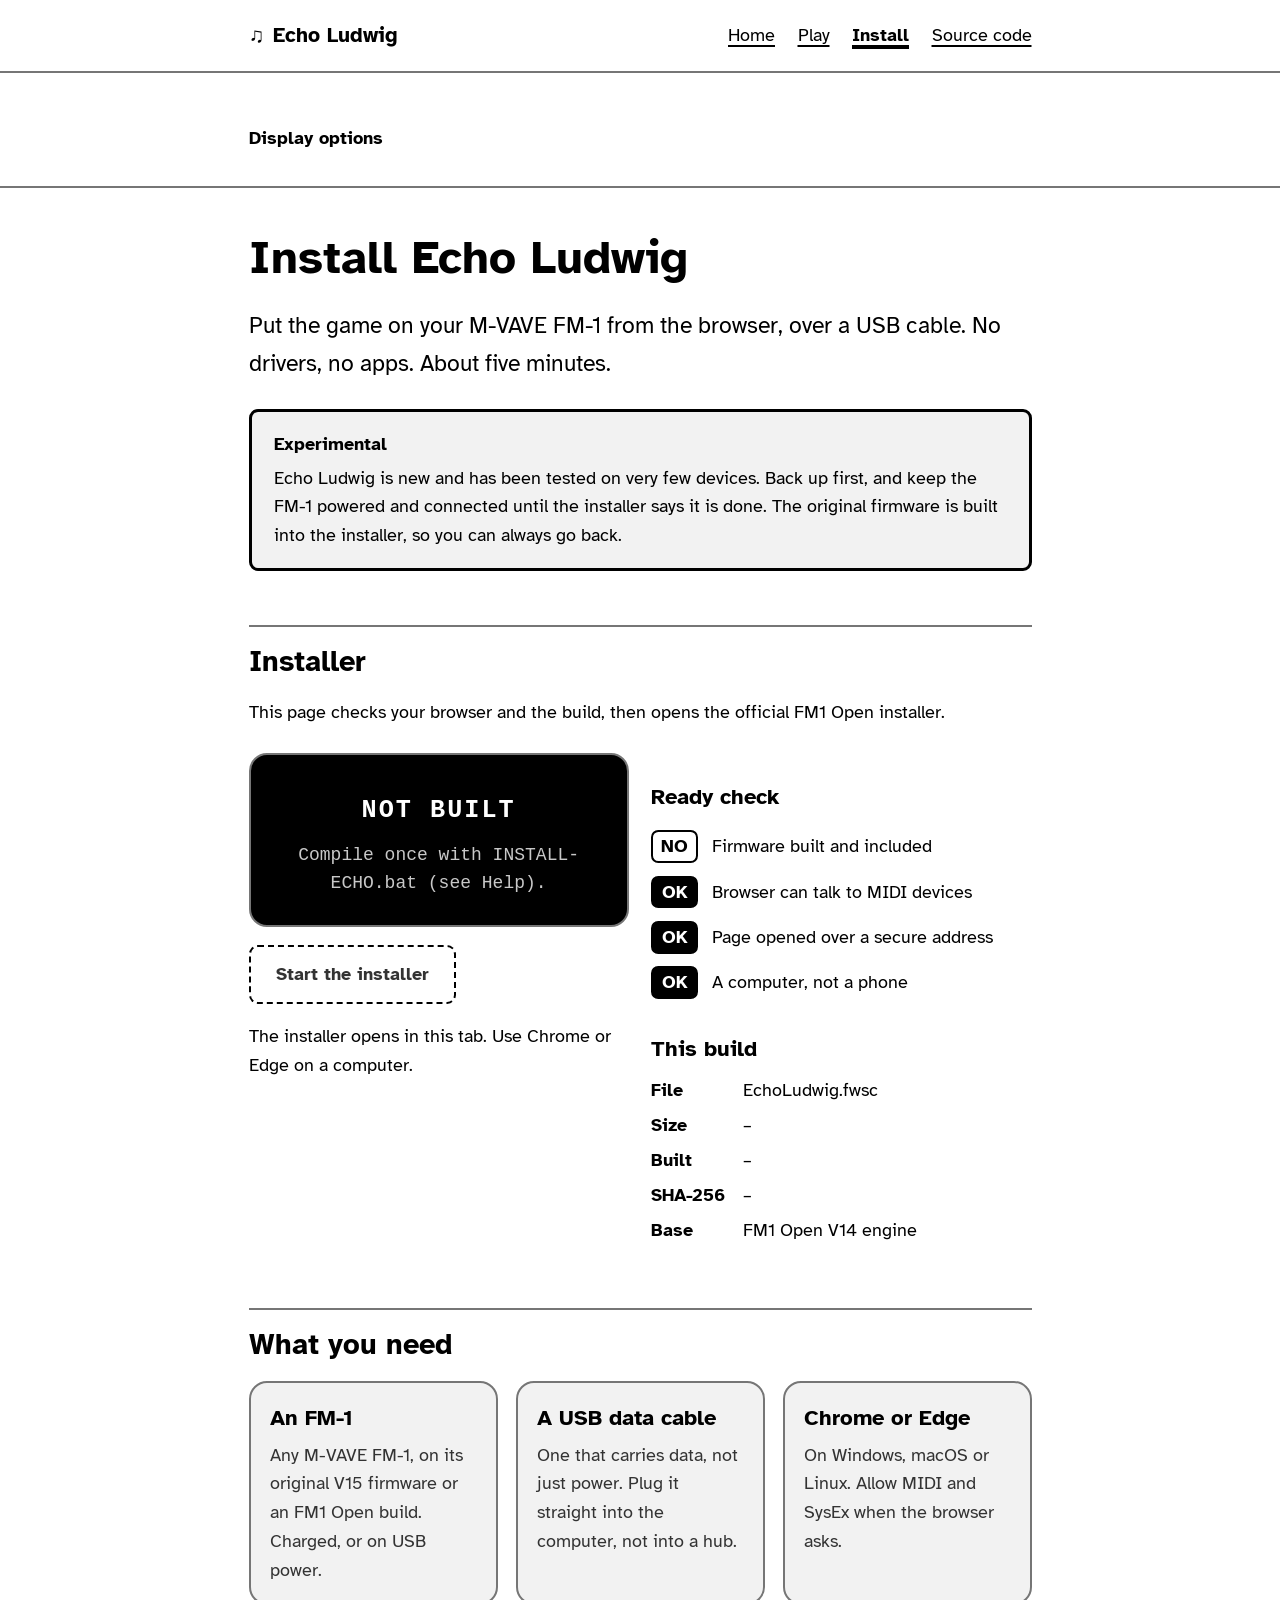
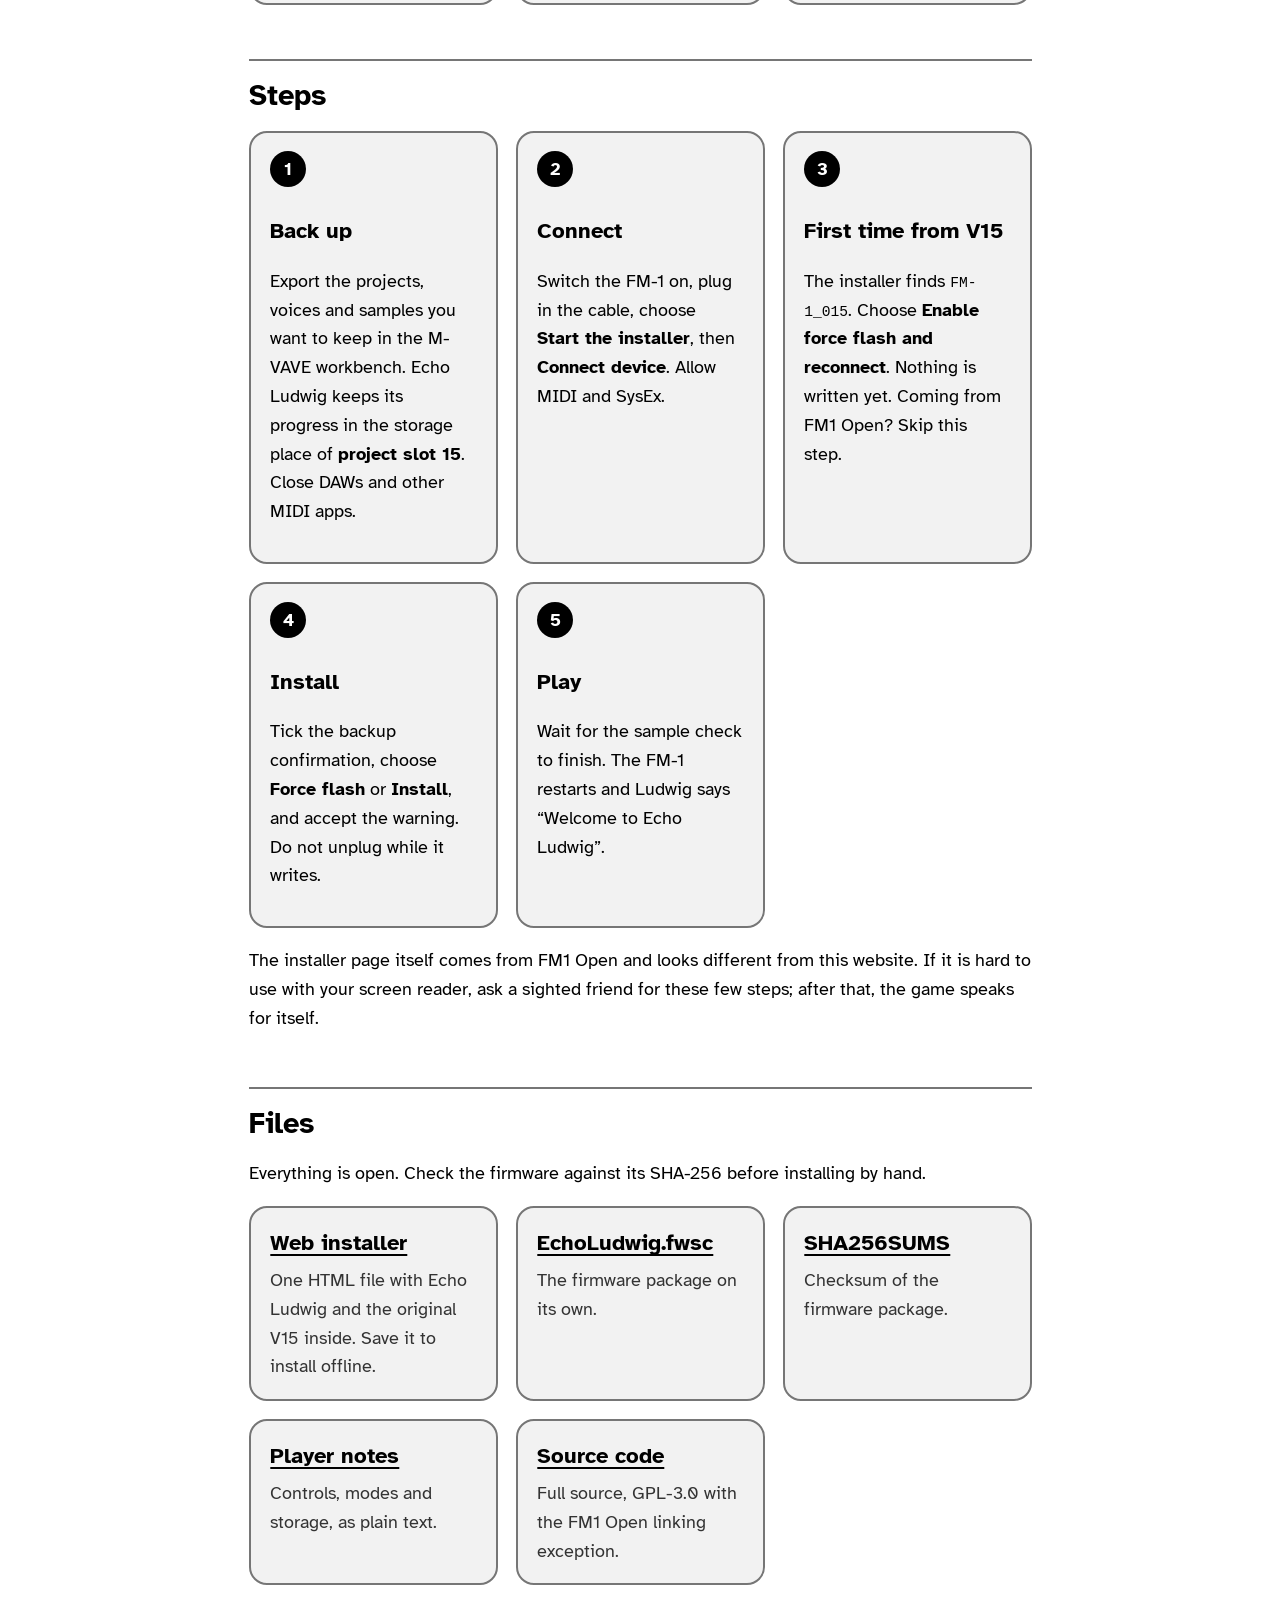
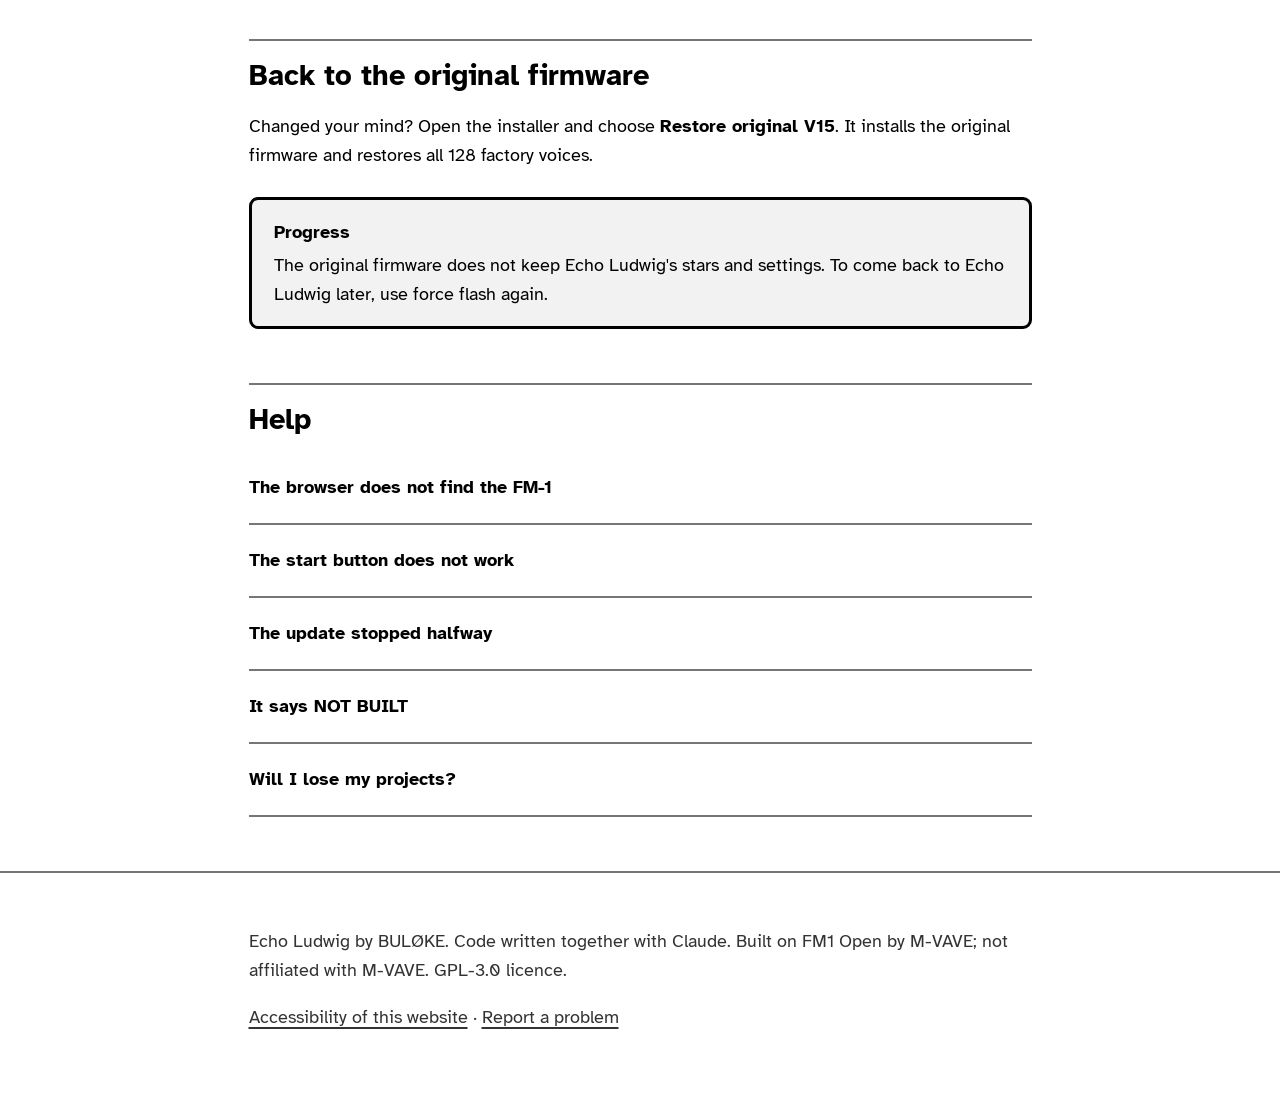
<file: docs/install/index.html>
<!DOCTYPE html>
<html lang="en" class="t-auto s-1">
<head>
<meta charset="utf-8">
<meta name="viewport" content="width=device-width, initial-scale=1">
<title>Install Echo Ludwig on the M-VAVE FM-1</title>
<meta name="description" content="Install Echo Ludwig, a free listening game for blind and low-vision players, on the M-VAVE FM-1 from your browser. Requirements, steps, files and the way back to stock firmware.">
<meta name="color-scheme" content="dark light">
<link rel="preconnect" href="https://fonts.googleapis.com">
<link rel="preconnect" href="https://fonts.gstatic.com" crossorigin>
<link href="https://fonts.googleapis.com/css2?family=Atkinson+Hyperlegible:ital,wght@0,400;0,700;1,400&display=swap" rel="stylesheet">
<script>
/* Apply saved display choices before the page paints (no flash of the wrong theme). */
try { const s = JSON.parse(localStorage.getItem('echo-site') || '{}');
  const h = document.documentElement;
  if (s.theme) h.classList.replace('t-auto', 't-' + s.theme);
  if (s.size) h.classList.replace('s-1', 's-' + s.size);
  if (s.wide) h.classList.add('wide'); } catch (e) {}
</script>

<style>
/* VOICE: calm, plain, spoken first. IDEA: the FM-1's black screen with one small white message.
   PICTURE: that screen, drawn large. COLOUR: black and white; one focus yellow that is never decoration.
   TYPE: Atkinson Hyperlegible (made by the Braille Institute for low vision). LAYOUT: one reading column. */
:root{--bg:#000;--ink:#fff;--quiet:#c8c8c8;--line:#5a5a5a;--focus:#ffd400;--card:#111}
html.t-light{--bg:#fff;--ink:#000;--quiet:#333;--line:#767676;--focus:#0047ff;--card:#f2f2f2}
html.t-yellow{--bg:#000;--ink:#ffeb3b;--quiet:#ffe866;--line:#ffeb3b;--focus:#fff;--card:#141400}
@media (prefers-color-scheme: light){html.t-auto{--bg:#fff;--ink:#000;--quiet:#333;--line:#767676;--focus:#0047ff;--card:#f2f2f2}}
html.s-1{font-size:112.5%}html.s-2{font-size:150%}html.s-3{font-size:200%}
*{box-sizing:border-box;min-width:0}
body{margin:0;background:var(--bg);color:var(--ink);font-family:'Atkinson Hyperlegible',Verdana,Arial,sans-serif;line-height:1.6;overflow-x:clip}
html.wide body{line-height:2;letter-spacing:.06em;word-spacing:.16em}
html.wide p,html.wide li{margin-bottom:1.4em}
a{color:var(--ink);text-decoration-thickness:2px;text-underline-offset:.2em}
a:hover{text-decoration-thickness:4px}
:focus-visible{outline:4px solid var(--focus);outline-offset:4px}
.skip{position:absolute;left:1rem;top:-10rem;background:var(--ink);color:var(--bg);padding:.75rem 1rem;font-weight:700;z-index:10}
.skip:focus{top:1rem}
.sr{position:absolute;width:1px;height:1px;overflow:hidden;clip:rect(0 0 0 0);white-space:nowrap}
.wrap{max-width:46rem;margin:0 auto;padding:0 1.25rem}
header{border-bottom:2px solid var(--line);padding:1.25rem 0}
.voice{display:flex;flex-wrap:wrap;gap:.75rem;align-items:center}
button,select{font:inherit;color:var(--ink);background:var(--card);border:2px solid var(--ink);border-radius:.5rem;min-height:3rem;padding:.5rem 1rem;cursor:pointer}
button.primary{background:var(--ink);color:var(--bg);font-weight:700}
button[aria-pressed="true"]{background:var(--ink);color:var(--bg)}
details.opts{margin-top:1rem}
details.opts summary{cursor:pointer;font-weight:700;min-height:2.75rem;display:flex;align-items:center}
fieldset{border:2px solid var(--line);border-radius:.5rem;margin:.75rem 0;padding:.5rem 1rem 1rem}
legend{font-weight:700;padding:0 .4rem}
.choices{display:flex;flex-wrap:wrap;gap:.5rem 1.5rem}
.choices label{display:flex;gap:.5rem;align-items:center;min-height:2.75rem;cursor:pointer}
input[type=radio],input[type=checkbox]{width:1.4rem;height:1.4rem;accent-color:var(--ink)}
.caption{margin-top:1rem;border-left:4px solid var(--ink);padding:.25rem 0 .25rem 1rem;font-size:1.15rem;min-height:2.5rem}
.caption:empty{display:none}
main{padding:2rem 0 3rem}
h1{font-size:2.6rem;line-height:1.1;margin:.5rem 0 .75rem}
h2{font-size:1.6rem;line-height:1.2;margin:3rem 0 .75rem;padding-top:1rem;border-top:2px solid var(--line)}
h3{font-size:1.2rem;margin:1.5rem 0 .25rem}
.lead{font-size:1.3rem}
.screen{display:block;width:100%;max-width:24rem;margin:2rem auto;border:2px solid var(--line);border-radius:1rem;background:#000}
.toc ul{padding-left:1.25rem}.toc li{margin:.35rem 0}
table{border-collapse:collapse;width:100%;margin:1rem 0}
caption{text-align:left;font-weight:700;padding-bottom:.5rem}
th,td{border:2px solid var(--line);padding:.6rem .75rem;text-align:left;vertical-align:top}
thead th{background:var(--card)}
.note{border:3px solid var(--ink);border-radius:.5rem;padding:1rem 1.25rem;margin:1.5rem 0;background:var(--card)}
.note strong{display:block;margin-bottom:.25rem}
.big-links{display:flex;flex-wrap:wrap;gap:1rem;margin:1.5rem 0}
.big-links a{display:inline-flex;align-items:center;min-height:3.25rem;padding:.6rem 1.25rem;border:2px solid var(--ink);border-radius:.5rem;font-weight:700;text-decoration:none}
.big-links a:hover{background:var(--ink);color:var(--bg)}
.reading{outline:3px dashed var(--focus);outline-offset:6px;background:var(--card)}
footer{border-top:2px solid var(--line);padding:2rem 0 3rem;color:var(--quiet)}
footer a{color:var(--quiet)}

/* ---- pictures ---- */
.hero{max-width:64rem;margin:0 auto;padding:0 1.25rem}
.device{display:block;width:100%;height:auto;margin:1.5rem 0 .5rem}
.device .glow{opacity:0;animation:wave 1.6s ease-out 2 both}
@keyframes wave{0%{opacity:0}18%{opacity:.95}60%{opacity:0}100%{opacity:0}}
@media (prefers-reduced-motion:reduce){.device .glow{animation:none;opacity:0}.device .still{opacity:.9}}
.device-cap{color:var(--quiet);text-align:center;margin:0 0 1rem}
ol.steps{list-style:none;counter-reset:step;padding:0;display:grid;grid-template-columns:repeat(auto-fit,minmax(min(100%,12.5rem),1fr));gap:1rem}
ol.steps li{counter-increment:step;background:var(--card);border:2px solid var(--line);border-radius:1rem;padding:1rem 1.1rem;margin:0}
ol.steps li::before{content:counter(step);display:inline-grid;place-items:center;width:2rem;height:2rem;border-radius:50%;background:var(--ink);color:var(--bg);font-weight:700;margin-right:.6rem}
ol.steps svg{display:block;width:3rem;height:3rem;margin:.6rem 0 .4rem;color:var(--ink)}
.shots{display:grid;grid-template-columns:repeat(auto-fit,minmax(min(100%,12rem),1fr));gap:1rem;margin:1.5rem 0}
.shots figure{margin:0;text-align:center}
.shots img{display:block;width:100%;aspect-ratio:5/3;image-rendering:pixelated;background:#000;border:2px solid var(--line);border-radius:.75rem}
.shots figcaption{margin-top:.5rem;color:var(--quiet)}
.crates{display:grid;grid-template-columns:repeat(auto-fit,minmax(min(100%,13rem),1fr));gap:1.25rem;margin-top:1.5rem}
.crate{background:var(--card);border:2px solid var(--line);border-radius:1rem;overflow:hidden}
.crate svg{display:block;width:100%;height:auto;aspect-ratio:1;background:#000}
.crate div{padding:.9rem 1rem 1.1rem}.crate h3{margin:0 0 .3rem}.crate p{margin:0;color:var(--quiet)}
.c1{--a:#4be3a4}.c2{--a:#ff8a3d}.c3{--a:#7aa7ff}.c4{--a:#ff5ce1}.c5{--a:#ff4040}
html.t-yellow .crate{--a:#ffeb3b}
.ears{display:block;width:100%;max-width:30rem;height:auto;margin:1.5rem auto;color:var(--ink)}
@media (max-width:600px){h1{font-size:2rem}.voice button{width:100%}th,td{padding:.5rem}}
@media (prefers-reduced-motion:reduce){*{scroll-behavior:auto!important}}
@media (forced-colors:active){button.primary,button[aria-pressed="true"]{forced-color-adjust:auto}}
/* ---- site navigation, shared by every page ---- */
nav.site{border-bottom:2px solid var(--line)}
.navrow{display:flex;flex-wrap:wrap;align-items:center;justify-content:space-between;gap:.5rem 1.5rem;padding-top:.6rem;padding-bottom:.6rem}
.brand{font-weight:700;font-size:1.15rem;text-decoration:none;display:inline-flex;align-items:center;gap:.5rem;min-height:2.75rem}
nav.site ul{list-style:none;display:flex;flex-wrap:wrap;gap:.25rem 1.25rem;margin:0;padding:0}
nav.site li a{display:inline-flex;align-items:center;min-height:2.75rem}
nav.site a[aria-current="page"]{text-decoration-thickness:4px;font-weight:700}
.wide-wrap{max-width:64rem;margin:0 auto;padding:0 1.25rem}
/* ---- status panels and fact lists (installer) ---- */
.panel{display:grid;grid-template-columns:repeat(auto-fit,minmax(min(100%,18rem),1fr));gap:1.25rem;margin:1.5rem 0}
.lcdbox{background:#000;color:#fff;border:2px solid var(--line);border-radius:1rem;padding:1.5rem;text-align:center;font-family:ui-monospace,Menlo,Consolas,monospace}
.lcdbox .state{font-size:1.4rem;font-weight:700;letter-spacing:.08em;margin:.5rem 0}
.lcdbox p{color:#c8c8c8;margin:.25rem 0 0}
.checks{list-style:none;padding:0;margin:.5rem 0}
.checks li{display:flex;gap:.75rem;align-items:baseline;padding:.35rem 0}
.checks .mark{display:inline-block;min-width:2.6rem;text-align:center;font-weight:700;border:2px solid var(--ink);border-radius:.4rem;padding:0 .3rem}
.checks li.ok .mark{background:var(--ink);color:var(--bg)}
dl.facts{display:grid;grid-template-columns:max-content minmax(0,1fr);gap:.35rem 1rem;margin:.5rem 0}
dl.facts dt{font-weight:700}dl.facts dd{margin:0;overflow-wrap:anywhere}
a.button{display:inline-flex;align-items:center;min-height:3.25rem;padding:.6rem 1.4rem;border-radius:.5rem;background:var(--ink);color:var(--bg);font-weight:700;text-decoration:none;border:2px solid var(--ink)}
a.button[aria-disabled="true"]{background:transparent;color:var(--quiet);border-style:dashed;pointer-events:none}
.cards{display:grid;grid-template-columns:repeat(auto-fit,minmax(min(100%,13rem),1fr));gap:1rem;margin:1rem 0}
.cards > *{background:var(--card);border:2px solid var(--line);border-radius:1rem;padding:1rem 1.1rem}
.cards h3{margin:0 0 .3rem}.cards p{margin:0;color:var(--quiet)}
a.cardlink{display:block;text-decoration:none}a.cardlink:hover{border-color:var(--ink)}
a.cardlink h3{text-decoration:underline;text-decoration-thickness:2px;text-underline-offset:.2em}
.faq details{border-bottom:2px solid var(--line);padding:.6rem 0}
.faq summary{cursor:pointer;font-weight:700;min-height:2.75rem;display:flex;align-items:center}

</style>
</head>
<body>
<a class="skip" href="#main">Skip to content</a>
<nav class="site" aria-label="Site">
  <div class="wrap navrow">
    <a class="brand" href="../"><span aria-hidden="true">&#9835;</span> Echo Ludwig</a>
    <ul>
      <li><a href="../">Home</a></li>
      <li><a href="../play/">Play</a></li>
      <li><a href="../install/" aria-current="page">Install</a></li>
      <li><a href="https://github.com/orion-musica/Echo-Ludwig-FM-1">Source code</a></li>
    </ul>
  </div>
</nav>

<header>
  <div class="wrap">
    <details class="opts">
      <summary>Display options</summary>
      <fieldset>
        <legend>Text size</legend>
        <div class="choices">
          <label><input type="radio" name="size" value="1"> Normal</label>
          <label><input type="radio" name="size" value="2"> Large</label>
          <label><input type="radio" name="size" value="3"> Very large</label>
        </div>
      </fieldset>
      <fieldset>
        <legend>Colours</legend>
        <div class="choices">
          <label><input type="radio" name="theme" value="auto"> Like my device</label>
          <label><input type="radio" name="theme" value="dark"> White on black</label>
          <label><input type="radio" name="theme" value="light"> Black on white</label>
          <label><input type="radio" name="theme" value="yellow"> Yellow on black</label>
        </div>
      </fieldset>
      <fieldset>
        <legend>Spacing</legend>
        <div class="choices"><label><input type="checkbox" id="wide"> Wider spacing between lines, words and letters</label></div>
      </fieldset>
    </details>

  </div>
</header>

<main id="main" tabindex="-1">
  <div class="wrap">
    <h1>Install Echo Ludwig</h1>
    <p class="lead">Put the game on your M-VAVE FM-1 from the browser, over a USB cable. No drivers, no apps. About five minutes.</p>
    <div class="note" role="note"><strong>Experimental</strong>Echo Ludwig is new and has been tested on very few devices. Back up first, and keep the FM-1 powered and connected until the installer says it is done. The original firmware is built into the installer, so you can always go back.</div>

    <section aria-labelledby="install">
      <h2 id="install">Installer</h2>
      <p>This page checks your browser and the build, then opens the official FM1 Open installer.</p>
      <div class="panel">
        <div>
          <div class="lcdbox" aria-live="polite" aria-atomic="true">
            <span class="sr">Status:</span>
            <div class="state" id="state">CHECKING…</div>
            <p id="state-note">Please wait.</p>
          </div>
          <p style="margin-top:1rem"><a class="button" id="start" href="flasher.html" aria-disabled="true">Start the installer</a></p>
          <p id="start-note">The installer opens in this tab. Use Chrome or Edge on a computer.</p>
        </div>
        <div>
          <h3>Ready check</h3>
          <ul class="checks">
            <li id="c-build"><span class="mark">…</span><span>Firmware built and included</span></li>
            <li id="c-midi"><span class="mark">…</span><span>Browser can talk to MIDI devices</span></li>
            <li id="c-secure"><span class="mark">…</span><span>Page opened over a secure address</span></li>
            <li id="c-desk"><span class="mark">…</span><span>A computer, not a phone</span></li>
          </ul>
          <h3>This build</h3>
          <dl class="facts">
            <dt>File</dt><dd>EchoLudwig.fwsc</dd>
            <dt>Size</dt><dd id="f-size">–</dd>
            <dt>Built</dt><dd id="f-date">–</dd>
            <dt>SHA-256</dt><dd id="f-hash">–</dd>
            <dt>Base</dt><dd>FM1 Open V14 engine</dd>
          </dl>
        </div>
      </div>
    </section>

    <section aria-labelledby="need">
      <h2 id="need">What you need</h2>
      <div class="cards">
        <div><h3>An FM-1</h3><p>Any M-VAVE FM-1, on its original V15 firmware or an FM1 Open build. Charged, or on USB power.</p></div>
        <div><h3>A USB data cable</h3><p>One that carries data, not just power. Plug it straight into the computer, not into a hub.</p></div>
        <div><h3>Chrome or Edge</h3><p>On Windows, macOS or Linux. Allow MIDI and SysEx when the browser asks.</p></div>
      </div>
    </section>

    <section aria-labelledby="steps">
      <h2 id="steps">Steps</h2>
      <ol class="steps">
        <li><h3>Back up</h3><p>Export the projects, voices and samples you want to keep in the M-VAVE workbench. Echo Ludwig keeps its progress in the storage place of <strong>project slot 15</strong>. Close DAWs and other MIDI apps.</p></li>
        <li><h3>Connect</h3><p>Switch the FM-1 on, plug in the cable, choose <strong>Start the installer</strong>, then <strong>Connect device</strong>. Allow MIDI and SysEx.</p></li>
        <li><h3>First time from V15</h3><p>The installer finds <code>FM-1_015</code>. Choose <strong>Enable force flash and reconnect</strong>. Nothing is written yet. Coming from FM1 Open? Skip this step.</p></li>
        <li><h3>Install</h3><p>Tick the backup confirmation, choose <strong>Force flash</strong> or <strong>Install</strong>, and accept the warning. Do not unplug while it writes.</p></li>
        <li><h3>Play</h3><p>Wait for the sample check to finish. The FM-1 restarts and Ludwig says “Welcome to Echo Ludwig”.</p></li>
      </ol>
      <p>The installer page itself comes from FM1 Open and looks different from this website. If it is hard to use with your screen reader, ask a sighted friend for these few steps; after that, the game speaks for itself.</p>
    </section>

    <section aria-labelledby="files">
      <h2 id="files">Files</h2>
      <p>Everything is open. Check the firmware against its SHA-256 before installing by hand.</p>
      <div class="cards">
        <a class="cardlink" href="flasher.html"><h3>Web installer</h3><p>One HTML file with Echo Ludwig and the original V15 inside. Save it to install offline.</p></a>
        <a class="cardlink" href="../downloads/EchoLudwig.fwsc"><h3>EchoLudwig.fwsc</h3><p>The firmware package on its own.</p></a>
        <a class="cardlink" href="../downloads/SHA256SUMS.txt"><h3>SHA256SUMS</h3><p>Checksum of the firmware package.</p></a>
        <a class="cardlink" href="../downloads/ECHO_README.md"><h3>Player notes</h3><p>Controls, modes and storage, as plain text.</p></a>
        <a class="cardlink" id="src" href="https://github.com/orion-musica/Echo-Ludwig-FM-1"><h3>Source code</h3><p>Full source, GPL-3.0 with the FM1 Open linking exception.</p></a>
      </div>
    </section>

    <section aria-labelledby="stock">
      <h2 id="stock">Back to the original firmware</h2>
      <p>Changed your mind? Open the installer and choose <strong>Restore original V15</strong>. It installs the original firmware and restores all 128 factory voices.</p>
      <div class="note" role="note"><strong>Progress</strong>The original firmware does not keep Echo Ludwig's stars and settings. To come back to Echo Ludwig later, use force flash again.</div>
    </section>

    <section aria-labelledby="help" class="faq">
      <h2 id="help">Help</h2>
      <details><summary>The browser does not find the FM-1</summary><p>Close other MIDI apps and installer tabs, switch the FM-1 off and on, reconnect the cable and choose Connect again. Connection details in the installer show which MIDI ports the browser found.</p></details>
      <details><summary>The start button does not work</summary><p>The ready check above says why. Wrong browser: use Chrome or Edge on a computer; Safari, Firefox and phones cannot talk to MIDI devices. Opened as a file: run <code>OPEN-SITE.bat</code> so the page runs on localhost.</p></details>
      <details><summary>The update stopped halfway</summary><p>Keep the cable in, switch the FM-1 off and on, reconnect and run the installer again with force flash.</p></details>
      <details><summary>It says NOT BUILT</summary><p>The firmware has to be compiled once. On Windows run <code>INSTALL-ECHO.bat</code> in the project folder. It builds Echo Ludwig and opens this page on <code>http://localhost:8766</code>.</p></details>
      <details><summary>Will I lose my projects?</summary><p>An update with the same storage layout keeps valid project slots and the sample bank; Echo Ludwig uses slot 15 for its progress. Switching from V15 does not keep them. Back up either way.</p></details>
    </section>
  </div>
</main>

<footer>
  <div class="wrap">
    <p>Echo Ludwig by BULØKE. Code written together with Claude. Built on FM1 Open by M-VAVE; not affiliated with M-VAVE. GPL-3.0 licence.</p>
    <p><a href="../#statement">Accessibility of this website</a> · <a href="https://github.com/orion-musica/Echo-Ludwig-FM-1/issues">Report a problem</a></p>
  </div>
</footer>

<div id="status" class="sr" role="status" aria-live="polite"></div>


<script src="../assets/build-info.js"></script>
<script>
{
/* Shared by every page: status messages and the remembered display options. */
const root = document.documentElement;
const status = document.getElementById('status');
const say = msg => { status.textContent = ''; setTimeout(() => { status.textContent = msg; }, 50); };
/* ---------- display options (remembered) ---------- */
let prefs = {};
try { prefs = JSON.parse(localStorage.getItem('echo-site') || '{}'); } catch (e) {}
const save = () => { try { localStorage.setItem('echo-site', JSON.stringify(prefs)); } catch (e) {} };
const setClass = (prefix, value) => { [...root.classList].filter(c => c.startsWith(prefix)).forEach(c => root.classList.remove(c)); root.classList.add(prefix + value); };
for (const r of document.querySelectorAll('input[name=size]')) {
  r.checked = r.value === String(prefs.size || 1);
  r.addEventListener('change', () => { prefs.size = r.value; setClass('s-', r.value); save(); say('Text size ' + r.parentElement.textContent.trim()); });
}
for (const r of document.querySelectorAll('input[name=theme]')) {
  r.checked = r.value === (prefs.theme || 'auto');
  r.addEventListener('change', () => { prefs.theme = r.value; setClass('t-', r.value); save(); say('Colours: ' + r.parentElement.textContent.trim()); });
}
const wide = document.getElementById('wide');
wide.checked = !!prefs.wide;
wide.addEventListener('change', () => { prefs.wide = wide.checked; root.classList.toggle('wide', wide.checked); save(); say(wide.checked ? 'Wide spacing on' : 'Wide spacing off'); });


const $ = id => document.getElementById(id);
const mark = (id, ok) => { const li = $(id); li.className = ok ? 'ok' : ''; li.querySelector('.mark').textContent = ok ? 'OK' : 'NO'; return ok; };
const build = window.HLV_BUILD;
const built = mark('c-build', !!(build && build.built));
const midi = mark('c-midi', typeof navigator.requestMIDIAccess === 'function');
const secure = mark('c-secure', window.isSecureContext === true && location.protocol !== 'file:');
const mobile = /Android|iPhone|iPad|iPod/i.test(navigator.userAgent);
mark('c-desk', !mobile);
if (built) {
  $('f-size').textContent = (build.bytes / 1024).toFixed(1) + ' KB';
  $('f-date').textContent = build.date;
  $('f-hash').textContent = build.sha256;
}
const start = $('start');
let state, note;
if (!built) { state = 'NOT BUILT'; note = 'Compile once with INSTALL-ECHO.bat (see Help).'; }
else if (!midi || mobile) { state = 'WRONG BROWSER'; note = 'Open this page in Chrome or Edge on a computer.'; }
else if (!secure) { state = 'OPEN VIA SERVER'; note = 'Run OPEN-SITE.bat, or use the https site.'; }
else { state = 'READY'; note = 'Connect the FM-1 and choose Start the installer.'; start.setAttribute('aria-disabled', 'false'); }
if (built && start.getAttribute('aria-disabled') === 'true') $('start-note').textContent = 'You can still save the installer from Files and open it in a supported browser.';
if (start.getAttribute('aria-disabled') === 'true') start.removeAttribute('href');
$('state').textContent = state;
$('state-note').textContent = note;
}
</script>
</body>
</html>
</file>
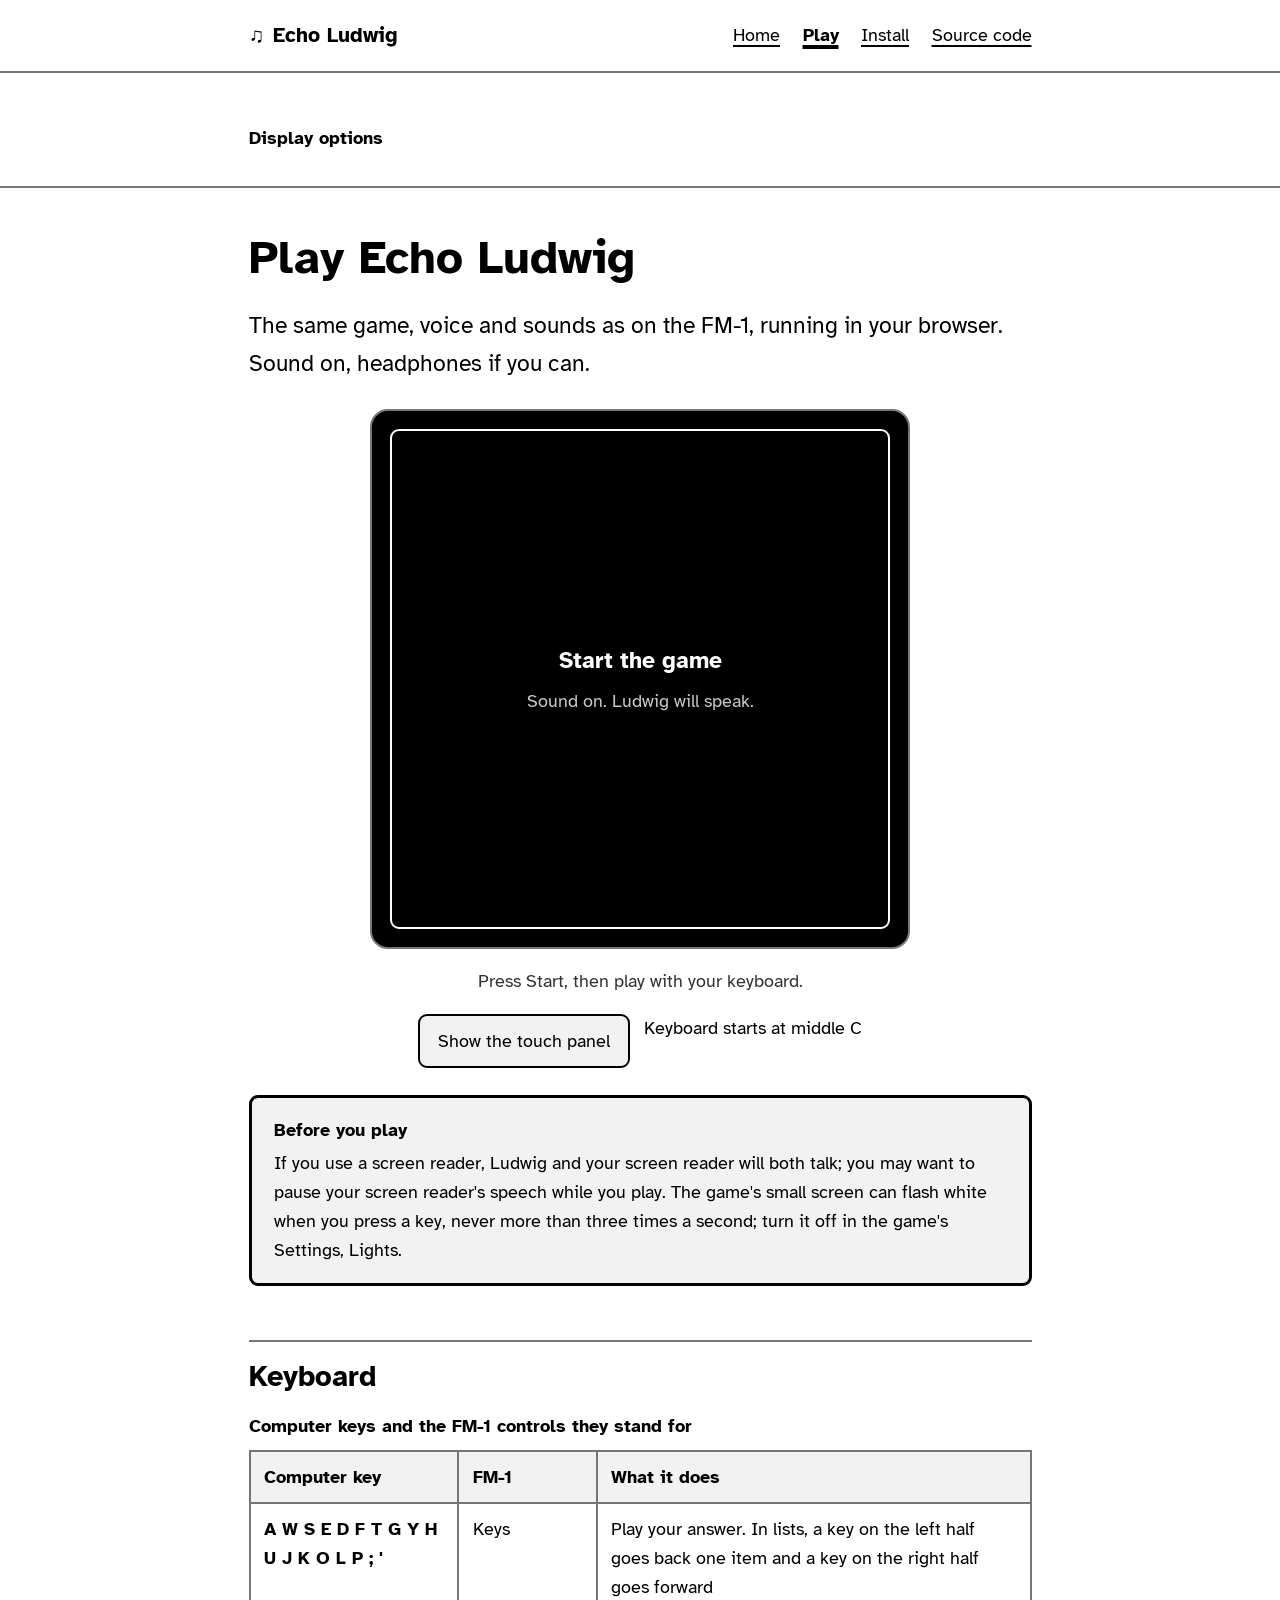
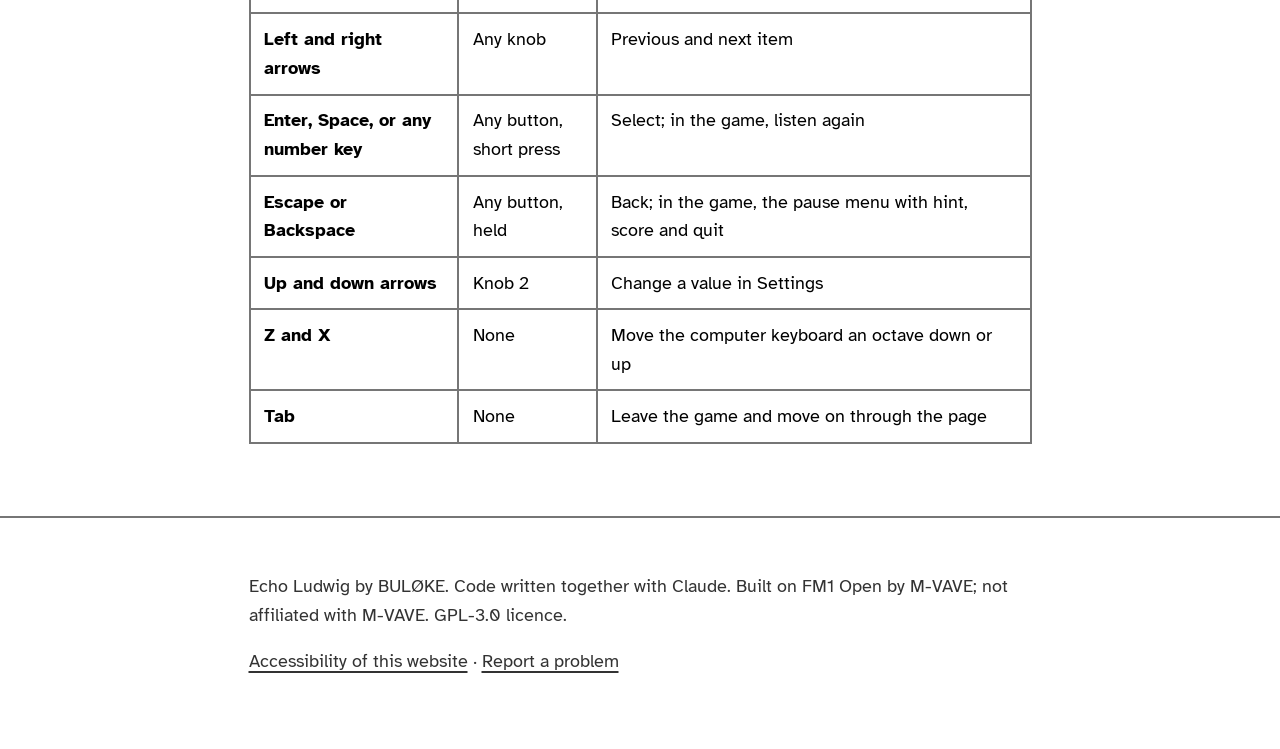
<file: docs/play/index.html>
<!DOCTYPE html>
<html lang="en" class="t-auto s-1">
<head>
<meta charset="utf-8">
<meta name="viewport" content="width=device-width, initial-scale=1">
<title>Play Echo Ludwig in the browser</title>
<meta name="description" content="Play Echo Ludwig, the listening game for blind and low-vision players, in your browser. Same code, voice and sounds as the M-VAVE FM-1 firmware.">
<meta name="color-scheme" content="dark light">
<link rel="preconnect" href="https://fonts.googleapis.com">
<link rel="preconnect" href="https://fonts.gstatic.com" crossorigin>
<link href="https://fonts.googleapis.com/css2?family=Atkinson+Hyperlegible:ital,wght@0,400;0,700;1,400&display=swap" rel="stylesheet">
<script>
/* Apply saved display choices before the page paints (no flash of the wrong theme). */
try { const s = JSON.parse(localStorage.getItem('echo-site') || '{}');
  const h = document.documentElement;
  if (s.theme) h.classList.replace('t-auto', 't-' + s.theme);
  if (s.size) h.classList.replace('s-1', 's-' + s.size);
  if (s.wide) h.classList.add('wide'); } catch (e) {}
</script>

<style>
/* VOICE: calm, plain, spoken first. IDEA: the FM-1's black screen with one small white message.
   PICTURE: that screen, drawn large. COLOUR: black and white; one focus yellow that is never decoration.
   TYPE: Atkinson Hyperlegible (made by the Braille Institute for low vision). LAYOUT: one reading column. */
:root{--bg:#000;--ink:#fff;--quiet:#c8c8c8;--line:#5a5a5a;--focus:#ffd400;--card:#111}
html.t-light{--bg:#fff;--ink:#000;--quiet:#333;--line:#767676;--focus:#0047ff;--card:#f2f2f2}
html.t-yellow{--bg:#000;--ink:#ffeb3b;--quiet:#ffe866;--line:#ffeb3b;--focus:#fff;--card:#141400}
@media (prefers-color-scheme: light){html.t-auto{--bg:#fff;--ink:#000;--quiet:#333;--line:#767676;--focus:#0047ff;--card:#f2f2f2}}
html.s-1{font-size:112.5%}html.s-2{font-size:150%}html.s-3{font-size:200%}
*{box-sizing:border-box;min-width:0}
body{margin:0;background:var(--bg);color:var(--ink);font-family:'Atkinson Hyperlegible',Verdana,Arial,sans-serif;line-height:1.6;overflow-x:clip}
html.wide body{line-height:2;letter-spacing:.06em;word-spacing:.16em}
html.wide p,html.wide li{margin-bottom:1.4em}
a{color:var(--ink);text-decoration-thickness:2px;text-underline-offset:.2em}
a:hover{text-decoration-thickness:4px}
:focus-visible{outline:4px solid var(--focus);outline-offset:4px}
.skip{position:absolute;left:1rem;top:-10rem;background:var(--ink);color:var(--bg);padding:.75rem 1rem;font-weight:700;z-index:10}
.skip:focus{top:1rem}
.sr{position:absolute;width:1px;height:1px;overflow:hidden;clip:rect(0 0 0 0);white-space:nowrap}
.wrap{max-width:46rem;margin:0 auto;padding:0 1.25rem}
header{border-bottom:2px solid var(--line);padding:1.25rem 0}
.voice{display:flex;flex-wrap:wrap;gap:.75rem;align-items:center}
button,select{font:inherit;color:var(--ink);background:var(--card);border:2px solid var(--ink);border-radius:.5rem;min-height:3rem;padding:.5rem 1rem;cursor:pointer}
button.primary{background:var(--ink);color:var(--bg);font-weight:700}
button[aria-pressed="true"]{background:var(--ink);color:var(--bg)}
details.opts{margin-top:1rem}
details.opts summary{cursor:pointer;font-weight:700;min-height:2.75rem;display:flex;align-items:center}
fieldset{border:2px solid var(--line);border-radius:.5rem;margin:.75rem 0;padding:.5rem 1rem 1rem}
legend{font-weight:700;padding:0 .4rem}
.choices{display:flex;flex-wrap:wrap;gap:.5rem 1.5rem}
.choices label{display:flex;gap:.5rem;align-items:center;min-height:2.75rem;cursor:pointer}
input[type=radio],input[type=checkbox]{width:1.4rem;height:1.4rem;accent-color:var(--ink)}
.caption{margin-top:1rem;border-left:4px solid var(--ink);padding:.25rem 0 .25rem 1rem;font-size:1.15rem;min-height:2.5rem}
.caption:empty{display:none}
main{padding:2rem 0 3rem}
h1{font-size:2.6rem;line-height:1.1;margin:.5rem 0 .75rem}
h2{font-size:1.6rem;line-height:1.2;margin:3rem 0 .75rem;padding-top:1rem;border-top:2px solid var(--line)}
h3{font-size:1.2rem;margin:1.5rem 0 .25rem}
.lead{font-size:1.3rem}
.screen{display:block;width:100%;max-width:24rem;margin:2rem auto;border:2px solid var(--line);border-radius:1rem;background:#000}
.toc ul{padding-left:1.25rem}.toc li{margin:.35rem 0}
table{border-collapse:collapse;width:100%;margin:1rem 0}
caption{text-align:left;font-weight:700;padding-bottom:.5rem}
th,td{border:2px solid var(--line);padding:.6rem .75rem;text-align:left;vertical-align:top}
thead th{background:var(--card)}
.note{border:3px solid var(--ink);border-radius:.5rem;padding:1rem 1.25rem;margin:1.5rem 0;background:var(--card)}
.note strong{display:block;margin-bottom:.25rem}
.big-links{display:flex;flex-wrap:wrap;gap:1rem;margin:1.5rem 0}
.big-links a{display:inline-flex;align-items:center;min-height:3.25rem;padding:.6rem 1.25rem;border:2px solid var(--ink);border-radius:.5rem;font-weight:700;text-decoration:none}
.big-links a:hover{background:var(--ink);color:var(--bg)}
.reading{outline:3px dashed var(--focus);outline-offset:6px;background:var(--card)}
footer{border-top:2px solid var(--line);padding:2rem 0 3rem;color:var(--quiet)}
footer a{color:var(--quiet)}

/* ---- pictures ---- */
.hero{max-width:64rem;margin:0 auto;padding:0 1.25rem}
.device{display:block;width:100%;height:auto;margin:1.5rem 0 .5rem}
.device .glow{opacity:0;animation:wave 1.6s ease-out 2 both}
@keyframes wave{0%{opacity:0}18%{opacity:.95}60%{opacity:0}100%{opacity:0}}
@media (prefers-reduced-motion:reduce){.device .glow{animation:none;opacity:0}.device .still{opacity:.9}}
.device-cap{color:var(--quiet);text-align:center;margin:0 0 1rem}
ol.steps{list-style:none;counter-reset:step;padding:0;display:grid;grid-template-columns:repeat(auto-fit,minmax(min(100%,12.5rem),1fr));gap:1rem}
ol.steps li{counter-increment:step;background:var(--card);border:2px solid var(--line);border-radius:1rem;padding:1rem 1.1rem;margin:0}
ol.steps li::before{content:counter(step);display:inline-grid;place-items:center;width:2rem;height:2rem;border-radius:50%;background:var(--ink);color:var(--bg);font-weight:700;margin-right:.6rem}
ol.steps svg{display:block;width:3rem;height:3rem;margin:.6rem 0 .4rem;color:var(--ink)}
.shots{display:grid;grid-template-columns:repeat(auto-fit,minmax(min(100%,12rem),1fr));gap:1rem;margin:1.5rem 0}
.shots figure{margin:0;text-align:center}
.shots img{display:block;width:100%;aspect-ratio:5/3;image-rendering:pixelated;background:#000;border:2px solid var(--line);border-radius:.75rem}
.shots figcaption{margin-top:.5rem;color:var(--quiet)}
.crates{display:grid;grid-template-columns:repeat(auto-fit,minmax(min(100%,13rem),1fr));gap:1.25rem;margin-top:1.5rem}
.crate{background:var(--card);border:2px solid var(--line);border-radius:1rem;overflow:hidden}
.crate svg{display:block;width:100%;height:auto;aspect-ratio:1;background:#000}
.crate div{padding:.9rem 1rem 1.1rem}.crate h3{margin:0 0 .3rem}.crate p{margin:0;color:var(--quiet)}
.c1{--a:#4be3a4}.c2{--a:#ff8a3d}.c3{--a:#7aa7ff}.c4{--a:#ff5ce1}.c5{--a:#ff4040}
html.t-yellow .crate{--a:#ffeb3b}
.ears{display:block;width:100%;max-width:30rem;height:auto;margin:1.5rem auto;color:var(--ink)}
@media (max-width:600px){h1{font-size:2rem}.voice button{width:100%}th,td{padding:.5rem}}
@media (prefers-reduced-motion:reduce){*{scroll-behavior:auto!important}}
@media (forced-colors:active){button.primary,button[aria-pressed="true"]{forced-color-adjust:auto}}
/* ---- site navigation, shared by every page ---- */
nav.site{border-bottom:2px solid var(--line)}
.navrow{display:flex;flex-wrap:wrap;align-items:center;justify-content:space-between;gap:.5rem 1.5rem;padding-top:.6rem;padding-bottom:.6rem}
.brand{font-weight:700;font-size:1.15rem;text-decoration:none;display:inline-flex;align-items:center;gap:.5rem;min-height:2.75rem}
nav.site ul{list-style:none;display:flex;flex-wrap:wrap;gap:.25rem 1.25rem;margin:0;padding:0}
nav.site li a{display:inline-flex;align-items:center;min-height:2.75rem}
nav.site a[aria-current="page"]{text-decoration-thickness:4px;font-weight:700}
.wide-wrap{max-width:64rem;margin:0 auto;padding:0 1.25rem}
/* ---- status panels and fact lists (installer) ---- */
.panel{display:grid;grid-template-columns:repeat(auto-fit,minmax(min(100%,18rem),1fr));gap:1.25rem;margin:1.5rem 0}
.lcdbox{background:#000;color:#fff;border:2px solid var(--line);border-radius:1rem;padding:1.5rem;text-align:center;font-family:ui-monospace,Menlo,Consolas,monospace}
.lcdbox .state{font-size:1.4rem;font-weight:700;letter-spacing:.08em;margin:.5rem 0}
.lcdbox p{color:#c8c8c8;margin:.25rem 0 0}
.checks{list-style:none;padding:0;margin:.5rem 0}
.checks li{display:flex;gap:.75rem;align-items:baseline;padding:.35rem 0}
.checks .mark{display:inline-block;min-width:2.6rem;text-align:center;font-weight:700;border:2px solid var(--ink);border-radius:.4rem;padding:0 .3rem}
.checks li.ok .mark{background:var(--ink);color:var(--bg)}
dl.facts{display:grid;grid-template-columns:max-content minmax(0,1fr);gap:.35rem 1rem;margin:.5rem 0}
dl.facts dt{font-weight:700}dl.facts dd{margin:0;overflow-wrap:anywhere}
a.button{display:inline-flex;align-items:center;min-height:3.25rem;padding:.6rem 1.4rem;border-radius:.5rem;background:var(--ink);color:var(--bg);font-weight:700;text-decoration:none;border:2px solid var(--ink)}
a.button[aria-disabled="true"]{background:transparent;color:var(--quiet);border-style:dashed;pointer-events:none}
.cards{display:grid;grid-template-columns:repeat(auto-fit,minmax(min(100%,13rem),1fr));gap:1rem;margin:1rem 0}
.cards > *{background:var(--card);border:2px solid var(--line);border-radius:1rem;padding:1rem 1.1rem}
.cards h3{margin:0 0 .3rem}.cards p{margin:0;color:var(--quiet)}
a.cardlink{display:block;text-decoration:none}a.cardlink:hover{border-color:var(--ink)}
a.cardlink h3{text-decoration:underline;text-decoration-thickness:2px;text-underline-offset:.2em}
.faq details{border-bottom:2px solid var(--line);padding:.6rem 0}
.faq summary{cursor:pointer;font-weight:700;min-height:2.75rem;display:flex;align-items:center}

/* ---- the game ---- */
.game{position:relative;width:min(100%,30rem);margin:1.5rem auto .75rem;background:#000;border:2px solid var(--line);border-radius:1rem;padding:1rem}
.game:focus-visible{outline:4px solid var(--focus);outline-offset:4px}
.game canvas{display:block;width:100%;aspect-ratio:1;image-rendering:pixelated}
.game #start{position:absolute;inset:1rem;width:calc(100% - 2rem);background:#000;color:#fff;border:2px solid #fff;font-size:1.25rem;font-weight:700}
.game #start small{display:block;font-weight:400;font-size:1rem;color:#c8c8c8;margin-top:.4rem}
.focus-hint{text-align:center;color:var(--quiet);min-height:1.6em}
.tools{display:flex;flex-wrap:wrap;gap:.75rem;justify-content:center;margin:.5rem 0 1rem}
#panel[hidden]{display:none}
#panel{margin:1rem 0}
.btns{display:flex;flex-wrap:wrap;gap:.4rem;justify-content:center;margin-bottom:.75rem}
.btns button{min-width:3.5rem;min-height:3rem;padding:0 .5rem;font-size:.85rem;touch-action:none;user-select:none}
.piano{display:flex;justify-content:center;height:6rem;overflow-x:auto;padding-bottom:.25rem}
.piano button{width:1.8rem;height:6rem;flex:none;padding:0;border-radius:0 0 .3rem .3rem;background:#eee;border:1px solid #555;min-height:0;touch-action:none;user-select:none}
.piano button.b{background:#111;height:3.8rem;width:1.3rem;margin:0 -.65rem;z-index:1;border-color:#555}
.piano button.lit,.btns button.lit{background:#ffd400;color:#000}
</style>
</head>
<body>
<a class="skip" href="#main">Skip to content</a>
<nav class="site" aria-label="Site">
  <div class="wrap navrow">
    <a class="brand" href="../"><span aria-hidden="true">&#9835;</span> Echo Ludwig</a>
    <ul>
      <li><a href="../">Home</a></li>
      <li><a href="../play/" aria-current="page">Play</a></li>
      <li><a href="../install/">Install</a></li>
      <li><a href="https://github.com/orion-musica/Echo-Ludwig-FM-1">Source code</a></li>
    </ul>
  </div>
</nav>

<header>
  <div class="wrap">
    <details class="opts">
      <summary>Display options</summary>
      <fieldset>
        <legend>Text size</legend>
        <div class="choices">
          <label><input type="radio" name="size" value="1"> Normal</label>
          <label><input type="radio" name="size" value="2"> Large</label>
          <label><input type="radio" name="size" value="3"> Very large</label>
        </div>
      </fieldset>
      <fieldset>
        <legend>Colours</legend>
        <div class="choices">
          <label><input type="radio" name="theme" value="auto"> Like my device</label>
          <label><input type="radio" name="theme" value="dark"> White on black</label>
          <label><input type="radio" name="theme" value="light"> Black on white</label>
          <label><input type="radio" name="theme" value="yellow"> Yellow on black</label>
        </div>
      </fieldset>
      <fieldset>
        <legend>Spacing</legend>
        <div class="choices"><label><input type="checkbox" id="wide"> Wider spacing between lines, words and letters</label></div>
      </fieldset>
    </details>

  </div>
</header>

<main id="main" tabindex="-1">
  <div class="wrap">
    <h1>Play Echo Ludwig</h1>
    <p class="lead">The same game, voice and sounds as on the FM-1, running in your browser. Sound on, headphones if you can.</p>

    <div id="game" class="game" tabindex="-1" role="application" aria-roledescription="game" aria-label="Echo Ludwig. Ludwig speaks every menu. Piano keys A W S E D F T G Y H U J K O L P. Arrows move, Enter selects, Escape goes back. Tab leaves the game.">
      <canvas id="lcd" width="240" height="240" aria-hidden="true"></canvas>
      <button id="start">Start the game<small>Sound on. Ludwig will speak.</small></button>
    </div>
    <p class="focus-hint" id="hint" aria-hidden="true">Press Start, then play with your keyboard.</p>
    <div class="tools">
      <button id="pn" aria-expanded="false" aria-controls="panel">Show the touch panel</button>
      <span id="oct" role="status">Keyboard starts at middle C</span>
    </div>
    <div id="panel" hidden>
      <div class="btns" id="btns" role="group" aria-label="FM-1 buttons"></div>
      <div class="piano" id="piano" role="group" aria-label="FM-1 keys, F to G"></div>
    </div>

    <div class="note" role="note"><strong>Before you play</strong>If you use a screen reader, Ludwig and your screen reader will both talk; you may want to pause your screen reader's speech while you play. The game's small screen can flash white when you press a key, never more than three times a second; turn it off in the game's Settings, Lights.</div>

    <section aria-labelledby="keys-h">
      <h2 id="keys-h">Keyboard</h2>
      <table>
        <caption>Computer keys and the FM-1 controls they stand for</caption>
        <thead><tr><th scope="col">Computer key</th><th scope="col">FM-1</th><th scope="col">What it does</th></tr></thead>
        <tbody>
          <tr><th scope="row">A W S E D F T G Y H U J K O L P ; '</th><td>Keys</td><td>Play your answer. In lists, a key on the left half goes back one item and a key on the right half goes forward</td></tr>
          <tr><th scope="row">Left and right arrows</th><td>Any knob</td><td>Previous and next item</td></tr>
          <tr><th scope="row">Enter, Space, or any number key</th><td>Any button, short press</td><td>Select; in the game, listen again</td></tr>
          <tr><th scope="row">Escape or Backspace</th><td>Any button, held</td><td>Back; in the game, the pause menu with hint, score and quit</td></tr>
          <tr><th scope="row">Up and down arrows</th><td>Knob 2</td><td>Change a value in Settings</td></tr>
          <tr><th scope="row">Z and X</th><td>None</td><td>Move the computer keyboard an octave down or up</td></tr>
          <tr><th scope="row">Tab</th><td>None</td><td>Leave the game and move on through the page</td></tr>
        </tbody>
      </table>
    </section>
  </div>
</main>

<footer>
  <div class="wrap">
    <p>Echo Ludwig by BULØKE. Code written together with Claude. Built on FM1 Open by M-VAVE; not affiliated with M-VAVE. GPL-3.0 licence.</p>
    <p><a href="../#statement">Accessibility of this website</a> · <a href="https://github.com/orion-musica/Echo-Ludwig-FM-1/issues">Report a problem</a></p>
  </div>
</footer>

<div id="status" class="sr" role="status" aria-live="polite"></div>


<script>
{
/* Shared by every page: status messages and the remembered display options. */
const root = document.documentElement;
const status = document.getElementById('status');
const say = msg => { status.textContent = ''; setTimeout(() => { status.textContent = msg; }, 50); };
/* ---------- display options (remembered) ---------- */
let prefs = {};
try { prefs = JSON.parse(localStorage.getItem('echo-site') || '{}'); } catch (e) {}
const save = () => { try { localStorage.setItem('echo-site', JSON.stringify(prefs)); } catch (e) {} };
const setClass = (prefix, value) => { [...root.classList].filter(c => c.startsWith(prefix)).forEach(c => root.classList.remove(c)); root.classList.add(prefix + value); };
for (const r of document.querySelectorAll('input[name=size]')) {
  r.checked = r.value === String(prefs.size || 1);
  r.addEventListener('change', () => { prefs.size = r.value; setClass('s-', r.value); save(); say('Text size ' + r.parentElement.textContent.trim()); });
}
for (const r of document.querySelectorAll('input[name=theme]')) {
  r.checked = r.value === (prefs.theme || 'auto');
  r.addEventListener('change', () => { prefs.theme = r.value; setClass('t-', r.value); save(); say('Colours: ' + r.parentElement.textContent.trim()); });
}
const wide = document.getElementById('wide');
wide.checked = !!prefs.wide;
wide.addEventListener('change', () => { prefs.wide = wide.checked; root.classList.toggle('wide', wide.checked); save(); say(wide.checked ? 'Wide spacing on' : 'Wide spacing off'); });


const WASM_B64 = "AGFzbQEAAAABTQ1gAn9/AX9gAn9/AGADf39/AX9gAX8Bf2ABfwBgBX9/f39/AGAAAX9gBH9/f38AYAAAYAN/f38AYAN/f30AYAN9fX8AYAZ/f39/[base64]/[base64]/AkAgAkUNAAJAAkAgAkEHcSIDDQAgACEEIAIhBQwBCyACQXhxIQUgACEEA0AgBCABLQAAOgAAIARBAWohBCABQQFqIQEgA0F/[base64]/QQAhAQNAIAAgAWohAiABQQFqIgMhASACLQAADQALIANBf2oLCgAgABCQgICAAAtgAQF/[base64]/[base64]//[base64]/[base64]/QQAhA0EAIAA2AtCLkIAAQQAhBAJAIAFFDQBBACEEIAEtAAAiAEUNACABQQFqIQVBACEBA0AgAUHgi5CAAGogAEFgaiAAIABBn39qQf8BcUEaSRs6AAAgAUEBaiEEIAFBJUsNASAFIAFqIQAgBCEBIAAtAAAiAEH/AXENAAsLIARB4IuQgABqQQA6AAACQCACRQ0AIAItAAAiAEUNACACQQFqIQRBACEBA0AgAUGQjJCAAGogAEFgaiAAIABBn39qQf8BcUEaSRs6AAAgAUEBaiEDIAFBJUsNASAEIAFqIQAgAyEBIAAtAAAiAEH/AXENAAsLIANBkIyQgABqQQA6AABBAEEAKALgipCAAEEBajYC4IqQgAALPwEBf0GAjpCAACAAIAAQh4CAgAAiAUG/AiABQb8CSRsiARCFgICAABogAUGAjpCAAGpBADoAACAAEMGAgIAAC1YBAn8CQEGAjpCAABCHgICAACIBIAAQh4CAgAAiAmpBAmpBvwJLDQAgAUGAjpCAAGpBIDoAACABQYGOkIAAaiAAIAJBAWoQhYCAgAAaCyAAELuAgIAAC9YBAQN/[base64]/czYCzIuQgABB5IqQgABB7AAQgYCAgAAaC9NfAQt/I4CAgIAAQcAAayICJICAgIAAQQAgADYChI2QgABBAEEAKAKw/oCAACAAajYCsP6AgABBACABKAIEIgBBACgCjI2QgAAiA0F/c3E2ApCNkIAAQQAgAyAAQX9zcTYClI2QgABBACgCiI2QgAAhA0EAIAEoAgAiBDYCiI2QgABBACAANgKMjZCAAEEAIAQgA0F/[base64]/[base64]/AkkbIgAQhYCAgAAaIABBgI6QgABqQQA6AABBwaiAgAAQwYCAgAAMAwtBgI6QgABBzqmAgABBzqmAgAAQh4CAgAAiAEG/[base64]/[base64]/wFxDQALC0EAIAM2AsSQkIAACyADQdCQkIAAakEAOgAAQYCOkIAAQdCQkIAAQdCQkIAAEIeAgIAAIgBBvwIgAEG/AkkbIgAQhYCAgAAaIABBgI6QgABqQQA6AABB0JCQgAAQwYCAgAAMAgsCQCADQRBxRQ0AQQBBAC0Av4uQgABB/wFxQQFqQQNwOgC/i5CAAEF/IQBBmH8hAwNAIAAgA0HMi5CAAGotAABzIgBBHHRBH3VBspDu9gBxIABBHXRBH3VBmYi3O3FzIABBG3RBH3VB5KDc7QFxcyAAQRp0QR91QcjBuNsDcXNBACAAQQFxa0GghuLtfnEgAEEBdnMiAUEBdiAAQR50QR91QaCG4u1+cXMiAEEGdnMgAUEadEEfdUGQg/[base64]/wFxDQALC0EAIAM2AsSQkIAACyADQdCQkIAAakEAOgAAQYCOkIAAQdCQkIAAQdCQkIAAEIeAgIAAIgBBvwIgAEG/[base64]/[base64]/Rg0AAkAgAEEASA0AIABBDmpBABDXgICAAAtBAEF/NgK0/oCAAAtBAEEFNgK4jJCAAEEAQQo2AtCLkIAAQQBBxQA7AeSLkIAAQQBB0ILVmgU2AuCLkIAAQQBBzgA7AZSMkIAAQQBBx56B+QQ2ApCMkIAAQQBBACgC4IqQgABBAWo2AuCKkIAAQQBBADoAkJOQgABBgI6QgABB6quAgABB6quAgAAQh4CAgAAiAEG/[base64]/oCAACIAQX9GDQACQCAAQQBIDQAgAEEOakEAENeAgIAAC0EAQX82ArT+gIAACxCvgICAAAwPCwJAQQAoApyNkIAAIgBFDQBBACgC0IyQgAAiA0EASA0AIAAgA0FLanZBAXFFDQAQy4CAgABBAEF/NgLQjJCAAEEAKAK0/[base64]/Rg0AAkAgAEEASA0AIABBDmpBABDXgICAAAtBAEF/NgK0/[base64]/IyQgABrQQBIDQwQy4CAgABBAEF/[base64]/w6cGQQAoAryMkIAAIgB2QQFxG0EAKALYjJCAAGoiAyAAQQV0QYmzgIAAai0AACIAIAMgAEkbNgLYjJCAAAJAQQAtAL+LkIAAQQFLDQBBAEEAKAKw/oCAACIAQQ10IABzIgBBEXYgAHMiAEEFdCAAcyIANgKw/oCAAEEAQQA6ANCQkIAAQQBBADYCxJCQgAAgAEEFcEECdEHAiICAAGooAgAQmYCAgAACQEEAKALYjJCAAEEAKAK8jJCAAEEFdEGJs4CAAGotAABHDQBBAC0Av4uQgABB/[base64]/[base64]///[base64]/aiEBIAUgA0EBaiIDRw0ACyAAIANrIQAgAiADaiIDQX9qIQELAkAgBEEDSQ0AIAJBNGpBfGohBANAIANBA2ogBCAAaiIBLQAAOgAAIAMgAUEDai0AADoAACADQQFqIAFBAmotAAA6AAAgA0ECaiABQQFqLQAAOgAAIANBBGohAyAAQXxqIgANAAsgA0F/aiEBCyADQSA6AAAgAUGvwNABNgACQQAhAUEAQQo2AtCLkIAAQQAhBAJAIAdBAnRB0LyAgABqKAIAIgAtAAAiA0UNACAAQQFqIQVBACEAA0AgAEHgi5CAAGogA0FgaiADIANBn39qQf8BcUEaSRs6AAAgAEEBaiEEIABBJUsNASAFIABqIQMgBCEAIAMtAAAiA0H/AXENAAsLIARB4IuQgABqQQA6AAACQCACLQAAIgNFDQAgAkEBciEEQQAhAANAIABBkIyQgABqIANBYGogAyADQZ9/akH/AXFBGkkbOgAAIABBAWohASAAQSVLDQEgBCAAaiEDIAEhACADLQAAIgNB/wFxDQALCyABQZCMkIAAakEAOgAAQQBBACgC4IqQgABBAWo2AuCKkIAAIAdBAnRBsLyAgABqKAIAIQBBgI6QgAAgACAAEIeAgIAAIgNBvwIgA0G/[base64]/oCAAAsCQAJAIAogBUEMbGsiC0ECdEGgw4CAAGooAgAiAC0AACIDDQAgAiEADAELIABBAWohASACIQADQCAAIAM6AAAgAEEBaiEAIAEtAAAhAyABQQFqIQEgAw0ACwtBACEDIABBADoAAEEBIQQgBUF/aiIGIQEDQCACQTRqIAMiBWogASABQQpuIghBCmxrQTByOgAAIAQiDEEBaiEEIAVBAWohAyABQQlLIQcgCCEBIAcNAAsCQAJAIANBA3ENAAwBCyAMQQNxIQggAkE0akF/[base64]/[base64]/aiEAIAJBKGogBGohBANAIAQgAC0AADoAACAAQX9qIQAgBEEBaiEEIAVBf2oiBQ0ACwsgAkEoaiABakEAOgAAAkAgA0F/[base64]/[base64]/AXENAAsLIARB4IuQgABqQQA6AAACQCAGLQAAIgNFDQAgBkEBaiEEQQAhAANAIABBkIyQgABqIANBYGogAyADQZ9/akH/AXFBGkkbOgAAIABBAWohASAAQSVLDQEgBCAAaiEDIAEhACADLQAAIgNB/wFxDQALCyABQZCMkIAAakEAOgAAQQBBACgC4IqQgABBAWo2AuCKkIAAQYCOkIAAQdCQkIAAQdCQkIAAEIeAgIAAIgBBvwIgAEG/[base64]////[base64]/AXENAAsLQQBBz5wBOwGUjJCAAEEAQcKq0aIFNgKQjJCAACABQeCLkIAAakEAOgAAQQBBACgC4IqQgABBAWo2AuCKkIAAQQBBADoAloyQgAAgBUHIiYCAAGooAgAhAEGAjpCAACAAIAAQh4CAgAAiA0G/AiADQb8CSRsiAxCFgICAABogA0GAjpCAAGpBADoAACAAEMGAgIAACxDDgICAAAsgAkHAAGokgICAgAALhwcBCH8jgICAgABBMGsiASSAgICAAEEAQQE2AriMkIAAEM2AgIAAEMuAgIAAAkBBACgCtP6AgAAiAkF/Rg0AAkAgAkEASA0AIAJBDmpBABDXgICAAAtBAEF/NgK0/oCAAAsCQAJAIABFDQBBgI6QgABBlpyAgABBlpyAgAAQh4CAgAAiAkG/AiACQb8CSRsiAhCFgICAABogAkGAjpCAAGpBADoAAEGWnICAABDBgICAAEEAKAK4jZCAAEECdEGQuYCAAGooAgAhAgJAQYCOkIAAEIeAgIAAIgAgAhCHgICAACIDakECakG/[base64]/[base64]/[base64]/[base64]/[base64]/[base64]/aiEEIAYgA0EBaiIDRw0ACyABIANrIQEgACADaiIDQX9qIQQLAkAgBUEDSQ0AIABBJGpBfGohBQNAIANBA2ogBSABaiIELQAAOgAAIAMgBEEDai0AADoAACADQQFqIARBAmotAAA6AAAgA0ECaiAEQQFqLQAAOgAAIANBBGohAyABQXxqIgENAAsgA0F/aiEECyADQSA6AAAgBEGvwNwBNgACQQAhBEEAIAJBrLmAgABqLQAANgLQi5CAAEEAIQUCQCACQQJ0QcC5gIAAaigCACIBLQAAIgNFDQAgAUEBaiEGQQAhAQNAIAFB4IuQgABqIANBYGogAyADQZ9/akH/AXFBGkkbOgAAIAFBAWohBSABQSVLDQEgBiABaiEDIAUhASADLQAAIgNB/wFxDQALCyAFQeCLkIAAakEAOgAAAkAgAC0AACIDRQ0AIABBAXIhBUEAIQEDQCABQZCMkIAAaiADQWBqIAMgA0Gff2pB/[base64]/oCAACIBQX9GDQACQCABQQBIDQAgAUEOakEAENeAgIAAC0EAQX82ArT+gIAAC0EALQCEi5CAACECQQAtAIOLkIAAIQNBAC0AgouQgAAhBEEALQCBi5CAACEFQQAtAICLkIAAIQZBAC0A/4qQgAAhB0EALQD+ipCAACEIQQAtAP2KkIAAIQlBAC0A/[base64]/[base64]/[base64]/[base64]/I4CAgIAAQfAAayEAQQAoAryMkIAAIQFBACECQQAhAwNAQQEhBAJAIAJBBUkNACACQQV0QYazgIAAai0AAEF/[base64]/Rg0AAkAgAkEASA0AIAJBDmpBABDXgICAAAtBAEF/NgK0/[base64]/[base64]/[base64]/[base64]/[base64]/akG9AksNASAHIAFqIQYgBCEBIAYtAAAiBkH/[base64]/wFxDQALC0EAIAQ2AsSQkIAAC0EAIQEgBEHQkJCAAGpBADoAAAJAA0AgAEE0aiABaiAFIAVBCm4iB0EKbGtBMHI6AAAgAUEBaiEGIAVBCkkNASABQQpJIQMgByEFIAYhASADDQALCyAGQQNxIQpBACEFAkAgBkF/[base64]/[base64]/[base64]/[base64]/AXENAAsLIAVBkIyQgABqQQA6AABBAEEAKALgipCAAEEBajYC4IqQgABBgI6QgABB0JCQgABB0JCQgAAQh4CAgAAiAUG/[base64]/[base64]/AXENAAsLIAEgBGpBADoAAAwBC0EAIQQCQANAIAEgBGogACAAQQpuIgdBCmxrQTByOgAAIARBAWohBiAAQQpJDQEgBEEKSSEIIAchACAGIQQgCA0ACwsgBkEDcSEJQQAhBAJAIAZBf2pBA0kNAEEAIQRBACAGQXxxayEKIAEgBmohCCABQTRqIQADQCAAIAggBGoiB0F/ai0AADoAACAAQQFqIAdBfmotAAA6AAAgAEECaiAHQX1qLQAAOgAAIABBA2ogBEF8aiIEIAhqLQAAOgAAIABBBGohACAKIARHDQALQQAgBGshBAsCQCAJRQ0AIAZBA3EhByABIARrIAZqQX9qIQAgAUE0aiAEaiEEA0AgBCAALQAAOgAAIABBf2ohACAEQQFqIQQgB0F/[base64]/[base64]/[base64]/AXENAAsLIARBkIyQgABqQQA6AABBAEEAKALgipCAAEEBajYC4IqQgABBgI6QgABB0JCQgABB0JCQgAAQh4CAgAAiAkG/[base64]/[base64]/A4AE2AAJBAEHIigE7AeCLkIAAQQBBCjYC0IuQgABBAEHMoAE7AeKLkIAAQQBBADoA5IuQgABBACEEAkAgAC0AACIDRQ0AIABBAXIhBUEAIQEDQCABQZCMkIAAaiADQWBqIAMgA0Gff2pB/[base64]/IqQgABqQQAtAP2KkIAAakEALQD+ipCAAGpBAC0A/[base64]/[base64]/[base64]/[base64]/aiECIANBAWohAyAIQX9qIggNAAsLQQYhAkEAQQY2AsSQkIAAQQBBIDoA1ZCQgAAgAEEkaiAGakEAOgAAIAFBBHQhCwJAAkACQCAALQAkIgZFDQACQANAIAJB0JCQgABqIAY6AAAgAkEBaiEDIAJBvQJLDQEgAEEkaiACaiEGIAMhAiAGQXtqLQAAIgZB/wFxDQALC0EAIAM2AsSQkIAAIANB0JCQgABqIgJBADoAACADQX9qQb4CSQ0BIAJBADoAAEG/[base64]/[base64]/[base64]/[base64]/[base64]/ai0AADoAACACQQFqIAZBfmotAAA6AAAgAkECaiAGQX1qLQAAOgAAIAJBA2ogAUF8aiIBIAhqLQAAOgAAIAJBBGohAiAJIAFHDQALQQAgAWshAQsCQCAKRQ0AIANBA3EhBiAAIAFrIANqQX9qIQIgAEEkaiABaiEBA0AgASACLQAAOgAAIAJBf2ohAiABQQFqIQEgBkF/[base64]/AXENAAsLQQAgATYCxJCQgAALIAFB0JCQgABqQQA6AAACQAJAAkAgAUF/[base64]/[base64]/[base64]/[base64]/AkkbIgIQhYCAgAAaIAJBgI6QgABqQQA6AABB0JCQgAAQwYCAgAALIABBMGokgICAgAALjAEBA38CQCAADQBBAQ8LIABBf2ohAUGAeiEAQe2KkIAAIQJBACEDA0ACQCABIABBhrmAgABqLQAARw0AIAMgAkF/[base64]/I4CAgIAAQcAAayIAJICAgIAAQQAoAtiNkIAAIQFBACgC1I2QgAAhAkEBIQNBprOAgAAhBAJAAkACQANAAkAgAiAEQWBqLQAARw0AIAFFDQIgAUF/aiEBCyADQRlGDQMCQCACIAQtAABHDQAgAUUNAyABQX9qIQELIARBwABqIQQgA0ECaiEDDAALCyADQX9qIQMLAkACQCADQQV0IgVB/[base64]/wFxDQALCyABQc+QkIAAaiIEQQA6AABBACABQX9qIgY2AsSQkIAAIAFBfmpBvQJLDQIgAUHOkJCAAGotAABBIEYNASAEQSA6AABBACABNgLEkJCAACABIQYgAUG/[base64]/wFxDQALC0EAIAc2AsSQkIAACyAHQdCQkIAAakEAOgAAQb8CIQggB0F/[base64]/[base64]/[base64]/[base64]/JuAgABqIgFB/[base64]/AXENAAsLIAJB4IuQgABqQQA6AAACQCAALQAAIgNFDQAgAEEBciECQQAhBANAIARBkIyQgABqIANBYGogAyADQZ9/akH/AXFBGkkbOgAAIARBAWohASAEQSVLDQEgAiAEaiEDIAEhBCADLQAAIgNB/wFxDQALCyABQZCMkIAAakEAOgAAQQBBACgC4IqQgABBAWo2AuCKkIAAQYCOkIAAQdCQkIAAQdCQkIAAEIeAgIAAIgRBvwIgBEG/AkkbIgQQhYCAgAAaIARBgI6QgABqQQA6AABB0JCQgAAQwYCAgAALIABBwABqJICAgIAAC8IdAQp/[base64]/ai0AADoAACACQQFqIANBfmotAAA6AAAgAkECaiADQX1qLQAAOgAAIAJBA2ogAUF8aiIBIAVqLQAAOgAAIAJBBGohAiAHIAFHDQALQQAgAWshAQsCQCAGRQ0AIARBA3EhAyAAIAFrIARqQX9qIQIgAEE0aiABaiEBA0AgASACLQAAOgAAIAJBf2ohAiABQQFqIQEgA0F/aiIDDQALC0EAQSA6ANWQkIAAIABBNGogBGpBADoAAAJAAkACQCAALQA0IgRFDQBBBiECAkADQCACQdCQkIAAaiAEOgAAIAJBAWohASACQb0CSw0BIABBNGogAmohBCABIQIgBEF7ai0AACIEQf8BcQ0ACwtBACABNgLEkJCAACABQdCQkIAAakEAOgAAQb8CIQcgAUF/[base64]/ai0AADoAACACQQFqIANBfmotAAA6AAAgAkECaiADQX1qLQAAOgAAIAJBA2ogAUF8aiIBIAVqLQAAOgAAIAJBBGohAiAGIAFHDQALQQAgAWshAQsCQCAIRQ0AIARBA3EhAyAAIAFrIARqQX9qIQIgAEE0aiABaiEBA0AgASACLQAAOgAAIAJBf2ohAiABQQFqIQEgA0F/[base64]/AXENAAsLQQAgATYCxJCQgAALIAFB0JCQgABqQQA6AAACQAJAAkAgAUF/[base64]/ai0AADoAACACQQFqIAVBfmotAAA6AAAgAkECaiAFQX1qLQAAOgAAIAJBA2ogBEF8aiIEIAdqLQAAOgAAIAJBBGohAiAGIARHDQALQQAgBGshBAsCQCAJRQ0AIANBA3EhBSAAIARrIANqQX9qIQIgAEE0aiAEaiEEA0AgBCACLQAAOgAAIAJBf2ohAiAEQQFqIQQgBUF/[base64]/[base64]/wFxDQALC0EAIAE2AsSQkIAACyABQdCQkIAAakEAOgAAC0EAIQICQEEAKALsjJCAACIEQQJJDQACQAJAAkAgAUF/[base64]/ai0AADoAACAEQQFqIAdBfmotAAA6AAAgBEECaiAHQX1qLQAAOgAAIARBA2ogA0F8aiIDIAZqLQAAOgAAIARBBGohBCAIIANHDQALQQAgA2shAwsCQCAJRQ0AIAVBA3EhByAAIANrIAVqQX9qIQQgAEE0aiADaiEDA0AgAyAELQAAOgAAIARBf2ohBCADQQFqIQMgB0F/[base64]/AXENAAsLQQAgBTYCxJCQgAALIAVB0JCQgABqQQA6AAACQAJAAkAgBUF/aiIBQb0CSw0AIAFB0JCQgABqLQAAQSBGDQEgBUHQkJCAAGpBIDoAAEEAIAVBAWoiBTYCxJCQgAALIAVBvgJLDQELQQAgBUEBaiIBNgLEkJCAACAFQdCQkIAAakEuOgAAIAEhBQsgBUHQkJCAAGpBADoAAAtBgI6QgABB0JCQgABB0JCQgAAQh4CAgAAiAUG/[base64]/wFxQRpJGzoAACACQQFqIQQgAkElSw0BIAMgAmohASAEIQIgAS0AACIBQf8BcQ0ACwsgBEHgi5CAAGpBADoAAEEAQQAoAuCKkIAAQQFqNgLgipCAAEEAQQA6AJCMkIAAIABBwABqJICAgIAAC9MHAQl/[base64]/[base64]/AXENAAsLIANBkIyQgABqQQA6AABBAEEAKALgipCAAEEBajYC4IqQgAACQEEALQC/i5CAAA0AQYCOkIAAQYimgIAAQYimgIAAEIeAgIAAIgFBvwIgAUG/AkkbIgEQhYCAgAAaIAFBgI6QgABqQQA6AABBiKaAgAAQwYCAgAALIABBwABqJICAgIAAC1ABAX8CQEEAKAK0/oCAACIBIABGDQACQCABQQBIDQAgAUEOakEAENeAgIAACwJAIABBGksNACAAQQ5qQQEQ14CAgAALQQAgADYCtP6AgAALC/kCAQV/[base64]/[base64]/wFxQRpJGzoAACAAQQFqIQMgAEElSw0BIAQgAGohAiADIQAgAi0AACICQf8BcQ0ACwsgA0GQjJCAAGpBADoAAEEAQQAoAuCKkIAAQQFqNgLgipCAAEEAKALcjJCAAEEAKALYjJCAAEkNAUEAQQQ2AsSMkIAAQQBBACgChI2QgABB/AJqNgL8jJCAAAwBC0EAQQM2AsSMkIAAQQBBBTYC0IuQgABBACAAQcACajYC/IyQgABBAEEAKALkjJCAAEEBajYC5IyQgABBAEEBQX8gAiADSSIAGzYC1IyQgABBAEEANgLsjJCAAEEAIQMCQEGMloCAAEHglYCAACAAGyIALQAAIgJFDQAgAEEBaiEEQQAhAANAIABB4IuQgABqIAJBYGogAiACQZ9/akH/AXFBGkkbOgAAIABBAWohAyAAQSVLDQEgBCAAaiECIAMhACACLQAAIgJB/[base64]/I4CAgIAAQcAAayIAJICAgIAAEM2AgIAAEMuAgIAAAkBBACgCtP6AgAAiAUF/Rg0AAkAgAUEASA0AIAFBDmpBABDXgICAAAtBAEF/NgK0/[base64]/[base64]/aiEBIAJBAWohAiAEQX9qIgQNAAsLIABBNGogBWpBADoAAEEQIQYCQEEALQDfkJCAAEEgRg0AQQBBIDoA4JCQgABBESEGCyAALQA0IgJFDQFBACEBAkADQCAGIAFqIgRB0JCQgABqIAI6AAAgAUEBaiEFIARBvQJLDQEgAEE0aiABaiECIAUhASACQQFqLQAAIgJB/wFxDQALC0EAIAYgBWoiBjYCxJCQgAAgBkHQkJCAAGoiAUEAOgAAQb8CIQIgBkF/akG9AksNAwwCC0EAIQFBAEHEADsB6IuQgABBAELThsmKxOqQpMUANwPgi5CAAEEAQQU2AtCLkIAAQdIAIQIDQCABQZCMkIAAaiACQWBqIAIgAkGff2pB/wFxQRpJGzoAACABQZKMkIAAaiABQeeXgIAAai0AACICQWBqIAIgAkGff2pB/wFxQRpJGzoAACABQZGMkIAAaiABQeaXgIAAai0AACICQWBqIAIgAkGff2pB/[base64]/IQFBmH8hAgNAIAEgAkHMi5CAAGotAABzIgFBHHRBH3VBspDu9gBxIAFBHXRBH3VBmYi3O3FzIAFBG3RBH3VB5KDc7QFxcyABQRp0QR91QcjBuNsDcXNBACABQQFxa0GghuLtfnEgAUEBdnMiBUEBdiABQR50QR91QaCG4u1+cXMiAUEGdnMgBUEadEEfdUGQg/[base64]/sICAACEBQe4AIQUMAQsgAUEccSEGQQAhAUHuACEFA0AgAiABaiIEQdOQkIAAaiABQYKxgIAAai0AADoAACAEQdGQkIAAaiABQYCxgIAAai8AADsAACAEQdCQkIAAaiAFOgAAIAFBg7GAgABqLQAAIQUgAUEEaiIEIQEgBiAERw0ACyACIARqIQIgBEH/[base64]/[base64]/AXENAAsLIAVBkIyQgABqQQA6AABBAEEAKALgipCAAEEBajYC4IqQgABBgI6QgABB0JCQgABB0JCQgAAQh4CAgAAiAUG/[base64]/[base64]/[base64]//8DIANB//8DSRs7AQALIAVBAWohC0F/IQdBmH8hBgNAIAcgBkHMi5CAAGotAABzIgNBHHRBH3VBspDu9gBxIANBHXRBH3VBmYi3O3FzIANBG3RBH3VB5KDc7QFxcyADQRp0QR91QcjBuNsDcXNBACADQQFxa0GghuLtfnEgA0EBdnMiB0EBdiADQR50QR91QaCG4u1+cXMiA0EGdnMgB0EadEEfdUGQg/[base64]/wFxQRpJGzoAACAHQQFqIQwgB0ElSw0BIA4gB2ohDSAMIQcgDS0AACINQf8BcQ0ACwsgDEHgi5CAAGpBADoAAAJAA0AgA0GQjJCAAGogBkFgaiAGIAZBn39qQf8BcUEaSRs6AAAgA0EBaiEHIANBJUsNASAAIANqIQYgByEDIAZBAWotAAAiBkH/[base64]/[base64]/YqQgABqQQAtAP6KkIAAakEALQD/[base64]/[base64]/wFxDQALC0EAIAY2AsSQkIAACyAGQdCQkIAAakEAOgAAAkAgBkF/[base64]/[base64]/AiEGIAcNAQtBACADQQFqIgY2AsSQkIAAIANB0JCQgABqQS46AAALIAZB0JCQgABqQQA6AAAMAQsgBkUNAQtBgI6QgABB0JCQgABB0JCQgAAQh4CAgAAiA0G/[base64]/wFxQRpJGzoAACAAQQFqIQEgAEElSw0BIAMgAGohAiABIQAgAi0AACICQf8BcQ0ACwsgAUHgi5CAAGpBADoAAEEAIQECQCAFLQAAIgJFDQAgBUEBaiEDQQAhAANAIABBkIyQgABqIAJBYGogAiACQZ9/akH/AXFBGkkbOgAAIABBAWohASAAQSVLDQEgAyAAaiECIAEhACACLQAAIgJB/wFxDQALCyABQZCMkIAAakEAOgAAQQBBACgC4IqQgABBAWo2AuCKkIAAQQBBADoA0JCQgAACQAJAAkAgBEEFdEH4soCAAGooAgAiAy0AACIBRQ0AQQEhAAJAA0AgAEHPkJCAAGogAToAACAAQQFqIQIgAEF/akG9AksNASADIABqIQEgAiEAIAEtAAAiAUH/[base64]/wFxDQALC0EAIAM2AsSQkIAACyADQdCQkIAAakEAOgAAIANBf2oiAEG9AksNAAJAAkAgAEHQkJCAAGotAABBIEcNACADIQAMAQsgA0HQkJCAAGpBIDoAAEEAIANBAWoiADYCxJCQgAAgA0G9AkshAkG/AiEDIAINAQtBACAAQQFqIgM2AsSQkIAAIABB0JCQgABqQS46AAALIANB0JCQgABqQQA6AAACQEEALQC/i5CAAEEBSw0AQYCOkIAAQdCQkIAAQdCQkIAAEIeAgIAAIgBBvwIgAEG/[base64]/AXENAAsLIABBkIyQgABqQQA6AABBAEEAKALgipCAAEEBajYC4IqQgAAgAUHksYCAAGooAgAhAkGAjpCAACACIAIQh4CAgAAiA0G/AiADQb8CSRsiAxCFgICAABogA0GAjpCAAGpBADoAACACEMGAgIAAC9oFAQR/[base64]/[base64]/czYCzIuQgABB5IqQgABB7AAQgYCAgAAaQQAgAi0AAEEDbBDOgICAAEEBEKSAgIAAC7sGAQh/[base64]/[base64]/[base64]/[base64]/[base64]/QQAhAEMAAAAAIQFBoJOQgAAhAgNAIAEhAwJAAkAgAEH/AXGyQwAAgDuUIgRDzczMPl1FDQBDAACAP0PbD0lAIARD2w9JQJRDzczMPpUiAZMgASABQ9sPyT9eIgUbIgEgAZQiAUMAAAC/lCABQwAAQMGVIAFDAADwwZUgAUMAAGDClUMAAIA/kpRDAACAP5KUQwAAgD+SlEMAAIA/kiIBjCABIAUbk0MAAAA/lCEBDAELQwAAAAAhASAEQylcDz9dRQ0AQ9sPSUAgBEPNzMy+kkPbD8k/lEMK1yM+lSIBkyABIAFD2w/JP14iBRsiASABlCIBQwAAAL+UIAFDAABAwZUgAUMAAPDBlSABQwAAYMKVQwAAgD+SlEMAAIA/kpRDAACAP5KUQwAAgD+SIgGMIAEgBRshAQsgAiABIAOTQwAAIEKUOAIAIAJBBGohAiAAQQFqIgBBgQJHDQALQQBBmvC2+3s2AqybkIAAQQBBya6X/[base64]/[base64]/wFxDkACAAAAAAAAAAAAAAAAAAAAAAAAAAAAAAAAAAAAAAAAAAICAAAAAAAAAAAAAAIAAgAAAAAAAAAAAAAAAAIAAAACAAsgACAEakEBai0AACEFIARBAWohBAwACwsgACAEaiEGAkAgA0FQakH/AXFBCUsNAAJAIAQNAEEAIQQMAwsgBEEBIARBAUsbIQVBACEEA0AgAC0AAEFQakH/AXEiA0EKTw0DIARBCmwgA2ohBCAAQQFqIQAgBUF/aiIFDQAMAwsLIAAgBBC9gICAACAGIQAMAgsCQEEAKALwm5CAACIAIAJNDQAgAkGMARC8gICAAEEAKALwm5CAACEAC0EALQDom5CAAA0CIAAgAU0NAkEAQQE6AOibkIAAQQBBADYC/JuQgABBABC+gICAAAwCCyAEEL+AgIAAIAYhAAwACwsL7gUFA38BfQN/AX0Bf0EAIQICQEEAKALwm5CAACIDIABNDQAgAEEGbEGg3JCAAGohBCADIABrsyEFQX8hBkF/IQcDQAJAAkAgArNDCtcjvpQgBZVDFK6HP5JDKVyPP0NmZoY/[base64]/[base64]/[base64]/f2pB/wFxQRpJGzoAACAGQQFqIAdBAWotAAAiCEEgaiAIIAhBv39qQf8BcUEaSRs6AAAgBSADQQJqIgNHDQALCyAERQ0BIAIgA2ogACADai0AACIDQSBqIAMgA0G/f2pB/wFxQRpJGzoAAAwBCyACQe+TgIAAQQcQhYCAgAAaIAIgAC0AAEEgajoAB0EIIQELQaDQgIAAIQMCQANAIAMgAxCHgICAACIGaiEIAkAgBiABRw0AIAMgAiABEIaAgIAARQ0CCyAIIAgtAAFqQQJqIgMtAAANAAsgAiABEIKAgIAAQQAoAvCbkIAAIgNB/[base64]/[base64]///[base64]/[base64]/[base64]/[base64]/6JCAAEUNAEEAQQAqAuDqkIAAOALQm5CAAEEAQQApAuTqkIAANwLUm5CAAAsLjwIBAn8gAEGPzgAgAEGPzgBJGyEBAkACQCAAQegHSQ0AIAFB//8DcUHoB24iABC/gICAAEGRk4CAAEGRk4CAABCHgICAABC9gICAACABIABB6Adsa0H//wNxIgFFDQELAkAgAUHkAEkNACABQf//A3FB5ABuIgAQv4CAgABBopOAgABBopOAgAAQh4CAgAAQvYCAgAAgASAAQeQAbGtB//[base64]/I4CAgIAAQRBrIgAkgICAgAACQEEALQCEnJCAAA0AQQAtAOibkIAARQ0AQYF4IQEDQEEAKAL4m5CAACICQQAoAvSbkIAAa0H+H0sNASAAQQ5qEMSAgIAARQ0BQQAgAkEBajYC+JuQgAAgAkH/H3FBAXRBkJyQgABqIAAvAQ47AQAgAUUNASABQQFqIQFBAC0A6JuQgABBAXENAAsLIABBEGokgICAgAAL2RsEAn8LfQN/[base64]/OiQgABqLwEAIgFBASABQQFLGyIBNgKAnJCAACACQf/[base64]/CPpQgEZIiDDgCxJuQgABBACAHQQAqArybkIAAIhGTQ1yPwj6UIBGSIgc4ArybkIAAQQAgA0EAKgLIm5CAACIRk0Ncj8I+lCARkiIROALIm5CAAEEAIA1BACoCwJuQgAAiA5NDXI/[base64]/lCANkiIEOALcm5CAAEEAIAVBACoC4JuQgAAiDZNDmpkZP5QgDZIiBTgC4JuQgABBAEEAKgL06pCAAEEAKgLkm5CAACINk0PsUTg+lCANkjgC5JuQgABBAEMAAIA/IAxD2w9JQJRDAESsRpUiDZMgDUMAAAA/[base64]/XiIBGyIGIAaUIgZDAAAAv5QgBkMAAEDBlSAGQwAA8MGVQwAAgD8gBkMAAGBClZOUQwAAgD+SlEMAAIA/[base64]/JP14iARsiBiAGlCIGQwAAAL+UIAZDAABAwZUgBkMAAPDBlUMAAIA/IAZDAABgQpWTlEMAAIA/kpRDAACAP5KUQwAAgD+SIgaMIAYgARsgDSANkpQiDTgCmOuQgABBAEMAAIA/[base64]/JQJRDAESsRpUiB5MgByAHQ9sPyT9eIgEbIgcgB5QiB0MAAAC/lCAHQwAAQMGVIAdDAADwwZVDAACAPyAHQwAAYEKVk5RDAACAP5KUQwAAgD+SlEMAAIA/[base64]/JQJRDAESsRpUiBJMgBCAEQ9sPyT9eIgEbIgQgBJQiBEMAAAC/lCAEQwAAQMGVIARDAADwwZVDAACAPyAEQwAAYEKVk5RDAACAP5KUQwAAgD+SlEMAAIA/kiIEjCAEIAEbIgUgDSANkiIKlCIEOALE65CAAEMAAAAAIQkCQCANIA2UQwAAgD8gCiAFIAWSIAWUQwAAgL+SlJOSIgVDAAAAAF8NACAFQwAAAD+UQwAAgD8gBUMAAIA/XhsiCSAFIAmVkkMAAAA/lCIJIAUgCZWSQwAAAD+UIgkgBSAJlZJDAAAAP5QiCSAFIAmVkkMAAAA/lCIJIAUgCZWSQwAAAD+UIgkgBSAJlZJDAAAAP5QhCQtBAEMAAIA/IA2TIAmUIgU4AsDrkIAAQQAoAoCckIAAIQELQQAgAUF/ajYCgJyQgABBACoCkOuQgAAhCUEAQQAqAozrkIAAIgo4ApDrkIAAQQEhAUEAQQAgAkEBaiICIAJB7QBLGzYC/JuQgABBAEEAKgLkm5CAAEPGNz44lEEAKgL46pCAAJIiDUMAAIC/[base64]/[base64]/lJIiDTgC1OuQgABBACAHQ1K4fj+UIA0gA5OSIg04AtjrkIAAAkACQCANIA2MIA0gDUMAAAAAXRtDmpkZP5RDAACAP5KVQwAgy0aUIg2LQwAAAE9dRQ0AIA2oIQIMAQtBgICAgHghAgsgACACQYCAfiACQYCAfkobIgJB//8BIAJB//8BSBs7AQALIAEPC0EAQQA2AuybkIAAQQBBADoA6JuQgABBAEEANgLwm5CAAEEAC7UCAQR/[base64]/x9xQQF0QZCckIAAai4BACIGOwGQ3JCAACAAIAYgA8FqskMAAAA/lCAClCAAKgIAkjgCACAGIQMMAQsgACADwbIgApQgACoCAJI4AgAgBEEBaiEEC0EAIAVBAXMiBUEBcToAktyQgAALIABBBGohACABQX9qIgENAAsLQQAgBDYC9JuQgAALuC4PAX0CfwJ9En8BfQJ/D30BfwV9An8BfQF/An0KfwV9AkBBACgC3OuQgABBACgC4OuQgABGDQBBACoCuPaQgAAhAkEAKALU/oCAACEDA0ACQAJAAkACQAJAAkACQAJAQQAoAtzrkIAAQR9xQQN0IgRB8OuQgABqLQAADgcAAQIEBQYDBwtBACAEQfHrkIAAai0AACIEQQAgBEEFSRs2AoT9kIAADAYLQQBCgYCAgBA3Asj2kIAAQQBBgICA/[base64]/Xg0AQzMzM78gBiAGQzMzM79dGyEFC0EAIAU4AsT2kIAADAULQQBBADYCyPaQgAAMBAtBACAEQfPrkIAAai0AACIDNgLU/[base64]/ZCAAGotAAAiCzYCkPaQgABBAEPAfyFKIARB9OuQgABqLwEAs0MAAEBBlJU4Apj2kIAAAkAgC0UNACALQQNxIQlBACEHQQAhDAJAIAtBBEkNACALQfwBcSELIApBh/uQgABqIQRBACEHQQAhDANAIAcgBEF6ai0AAEH/AXFqIARBfGotAABB/wFxaiAEQX5qLQAAQf8BcWogBC0AAEH/AXFqIQcgBEEIaiEEIAsgDEEEaiIMRw0ACwsgCUUNACAKIAxBAXRqQYH7kIAAaiEEA0AgByAELQAAQf8BcWohByAEQQJqIQQgCUF/aiIJDQALCwJAAkAgCEEGcUUNACAHQS9qIgQgBEEwcGshBAwBCyAHQQRqIQQLQQBCADcCnPaQgABBAEJ/NwKE9pCAAEEAQgA3Avz1kIAAQQBBATYC8PWQgABBAEEwIAQgBEEBSBs2AqT2kIAADAILQQBBADYCyPaQgABBAEEANgLw9ZCAAEEAQQA2AvT6kIAADAELQQAgBEHx65CAAGotAAAiBzYC0P6AgABBACAEQfLrkIAAai0AACIENgKI/ZCAAEEAQQA2Aoz9kIAAQwAAAAAhBQJAIAdBJGxBsO+AgABqIgktAAAiDEUNACAEQQAgB0ENRhsgBCAHGyAMaiIEQf8AIARB/wBIG0ECdEHg9pCAAGoqAgAhBQtBACAFOAKQ/ZCAAEEAQYCAgPwDNgKY/ZCAAAJAAkAgCS8BArNDZmYwQpQiBUMAAIBPXSAFQwAAAABgcUUNACAFqSEEDAELQQAhBAtBACAENgKU/[base64]/ZCAACIOQShsIgRBlPSAgABqIQ8gBEGQ9ICAAGohECAEQfjzgIAAaiERIARBjPSAgABqIRIgBEGE9ICAAGohEyAEQYj0gIAAaiEUIARBgPSAgABqIRUgBEH884CAAGohFiAEQfTzgIAAaiEXIARB8POAgABqIRggDkEDdEHA9YCAAGohAUEAKgLM/oCAACEZQQAoAoj9kIAAIRpBACgC1P6AgAAhG0EAKgKY9pCAACECQQAqApz2kIAAIQVBACoCtPaQgAAhHEEAKgK89pCAACEdQQAqArD2kIAAIR5BACoCrPaQgAAhH0EAKgKo9pCAACEgQQAqAsT2kIAAIQZBACoCnP2QgAAhIUEAKgKg/ZCAACEiQQAqAqT9kIAAISNBACoCqP2QgAAhJEEAKgKs/ZCAACElQQAqArD9kIAAISZBACoC5PqQgAAhJ0EAKgLs+pCAACEoQQAqAvD6kIAAISlBACoCwPaQgAAhKkEAKALY/oCAACErQQAqArT9kIAAISxBACoCuP2QgAAhLUEAKgK8/ZCAACEuQQAqAsD9kIAAIS9BACoC4PqQgAAhMEEAKALQ/oCAACExQQAoApT9kIAAITJBACoCkP2QgAAhM0EAKAKM/[base64]/IB0gHUMzMzO/XRshBgtBACAMNgKI9pCAAEEAIAY4AsT2kIAAQQAgBCAHaiJANgKA9pCAAEEAIAxBAWoiDDYC/[base64]/IAdBAXEbIiE4Apz9kIAACyA6RQ0AAkAgAyABLwEAcUUNAEEAQYCAgJkENgKk/ZCAAEEAQYCAgPwDNgKg/ZCAAEEAQQA2Aqj9kIAAQwAAgD8hIkMAACBDISVDAAAAACEkCwJAIAMgAS8BBHFFDQBBAEGAgID8AzYCrP2QgABBAEEANgKw/ZCAAEMAAIA/[base64]/[base64]/YBsiIDgCqPaQgABBACAjIBgqAgCUIB6SIh5DAACAv5IgHiAeQwAAgD9gGyIeOAKw9pCAAAJAAkAgQUNmZiY/lEMzM7M+kiAdIBcqAgAgHiAekkMAAIC/kiJDQwAAgECUQwAAgD8gQ4wgQyBDQwAAAABdG5OUIkMgQ4wgQyBDQwAAAABdG5QgQ5NDZmZmPpQgQ5KMlJSUQ+XQIj6UIkQgIJIiQ4tDAAAAT11FDQAgQ6ghBwwBC0GAgICAeCEHCyBDIAeykyJDQwAAgD+SIEMgQ0MAAAAAXRsiQyBDkkMAAIC/[base64]/IBUqAgBDAEQsR5SVkiJBOAK49pCAACBBQwAAgD9gRQ0DQQBBgICA/AM2Arj2kIAAQQBBADYCzPaQgABDAACAPyFBDAMLIBQqAgAgQZNDAACAPyATKgIAQwBELEeUlZQgQZIhQQwBCyBBIEFDAABAwCASKgIAQwBELEeUlZSSIUELQQAgQTgCuPaQgAALQQAgQyAqkyAQKgIAQ9sPyUCUQwBELEeVlCAqkiIqOALA9pCAAEEAIB0gHUMAAIC/IBEqAgBDAEQsR5SVlJIiHTgCvPaQgAAgQSAqlEMAAAA/lCFDC0MAAAAAIUECQAJAICJDbxIDOl4NACAlISMMAQtBACAlQwAANMKSQyDSfz+UQwAANEKSIiM4AqT9kIAAQQAgJCAlQwBELEeVkiJBQwAAgL+SIEEgQUMAAIA/YBsiJDgCqP2QgAAgIiAkICSSQwAAgL+SIkFDAACAQJRDAACAPyBBjCBBIEFDAAAAAF0bk5QiQSBBjCBBIEFDAAAAAF0blCBBk0NmZmY+lCBBkoyUIUFDNPR/PyElAkAgNw0AIEEgQZIiQSBBjCBBIEFDAAAAAF0bQwAAgD+SlUPNzIw/lCFBQ3v3fz8hJQtBACAiICWUIiI4AqD9kIAAIEFDZmZmP5RDAAAAAJIhQQsCQCAhQ28SAzpeRQ0AQQAgIUOynX8/lCIlOAKc/ZCAAEEAICtBDXQgK3MiBEERdiAEcyIEQQV0IARzIis2Atj+gIAAQQAgK7JDAAAAMJQiRSAsk0OamZk+lCAskiIsOAK0/ZCAAEEAIEUgLJMgLZNDZmbmPpQgLZIiLTgCuP2QgAAgISAtlEPsUTg+lCBBkiFBICUhIQsCQAJAIEJDbxIDOl4NACBCISUMAQtBACAmQ8Y3vjeSIiY4ArD9kIAAQwAAgD8hRQJAICZDCtcjPF0NAAJAICZDj8J1PF5FDQAgJkNYObQ8XQ0BC0MAAIA/Q83MTD4gJkNCYOU8XhshRQtBACBCQyDSfz+UIiU4Aqz9kIAAQQAgLkMAAIA+lCAvkiIvOALA/ZCAAEEAICtBDXQgK3MiBEERdiAEcyIEQQV0IARzIis2Atj+gIAAQQAgLkOamRm/lCBFICuyQwAAADCUlCAvk5JDAACAPpQgLpIiLjgCvP2QgAAgQiAulEMAAAA/lCBBkiFBCwJAIChDbxIDOl5FDQBBACAoQ2r7fz9DINJ/P0EAKAL0+pCAABuUIkU4Auz6kIAAQQAgMCAnQwBELEeVkiJCQwAAgL+SIEIgQkMAAIA/YBsiMDgC4PqQgABBACAwIDCSQwAAgL+SICmTIA8qAgAiQiBCkkPbD0lAlEMARCxHlZQgKEMAAIA/kpQgKZIiKTgC8PqQgAAgKCAplEMAAAA/lCBBkiFBIEUhKAtDAAAAACFCAkAgMUEASA0AAkACQAJAIDJFDQAgNCEEDAELQQAgNEEBaiIENgKM/ZCAAAJAAkAgNEEESg0AIDFBJGwgBEEGbGoiB0Gy74CAAGovAQAiCQ0BC0F/ITFBACEyQQBBfzYC0P6AgAAMAgtDAAAAACEzAkAgB0Gw74CAAGotAAAiB0UNAEMAAAAAITMgGkEAIDFBDUYbIAdqIgdFDQAgB0H/ACAHQf8ASBtBAnRB4PaQgABqKgIAITMLQQBBgICA/AM2Apj9kIAAQQAgMzgCkP2QgAACQAJAIAmzQ2ZmMEKUIkJDAACAT10gQkMAAAAAYHFFDQAgQqkhMgwBC0EAITILQwAAgD8hNQtBACAyQX9qIjI2ApT9kIAAQwAAAAAhQiAzQwAAAABfDQBBACAzQwBELEeVIDaSIkJDAACAv5IgQiBCQwAAgD9gGyI2OALE/ZCAAAJAAkACQAJAIDFBJGwgBEEGbGpBtO+AgABqLQAAQX9qDgIAAQILIDYgNpIiRUMAAIC/[base64]/IEKMIEIgQkMAAAAAXRuTlCJCIEKMIEIgQkMAAAAAXRuUIEKTQ2ZmZj6UIEKSjCFFDAELAkAgNkMAAAA/XUUNACA2QwAAgECUQwAAgL+SIUUMAQsgNkMAAIDAlEMAAEBAkiFFC0MAAIA/IUICQCAyQdsBSw0AIDKzQwAAXEOVIUILQQAgNUMJ/n8/lCI1OAKY/ZCAACBCIEUgNZSUQwrXoz6UIUILIAQhNAsCQAJAIEMgGZQiQ0MAAIA/IAaTlCBBIEKSIBmUIDhBAnRB8O2QgABqKgIAkiJCkkOamZk/lCJBIEGMIEEgQUMAAAAAXRtDAACAP5KVQ4Cf1UqUIkGLQwAAAE9dRQ0AIEGoIQcMAQtBgICAgHghBwsgACA4QQN0aiIEIAQoAgAgB2oiB0GAgIB8IAdBgICAfEobIgdB////AyAHQf///wNIGzYCAAJAAkAgQyAGQwAAgD+SlCBCkkOamZk/lCJBIEGMIEEgQUMAAAAAXRtDAACAP5KVQ4Cf1UqUIkGLQwAAAE9dRQ0AIEGoIQcMAQtBgICAgHghBwsgBEEEaiIEIAQoAgAgB2oiBEGAgIB8IARBgICAfEobIgRB////AyAEQf///wNIGzYCACA4QQFqIjggDUcNAAwCCwtB8O2QgAAgDUEAKgLI/oCAAEOamdk/[base64]/[base64]/[base64]/[base64]/NwEAIAJBEGohAiAEQXhqIgQNAAwCCwtBACEFIAJBACABQeADbBCEgICAABogAUUNACACIQYDQAJAIAUgAGoiB0Gmf2oiBEEVSw0AIAMoAgwiCEF/akEPSw0AIAhBFmwgBEF+cWpB8PWAgABqLwEAIQlBACEIQQAhBANAAkAgCSAIdEGACHEiCkUNACAGIARqQdoBakH//wM7AQALAkAgCkUNACAGIARqQdwBakH//wM7AQALIAhBAWohCCAEQQRqIgRBLEcNAAsLIAIgBUHgA2xqIQQCQAJAIAdBhn9qIghBCksNACAEIAMoAgQgCEH//[base64]/akH/AXFBwAFJG0H/[base64]/I4CAgIAAQRBrIgAkgICAgAAgAEEMaiAAQQRqIAAgAEEIahCOgICAACAAKAIIIQEQ2oCAgAAhAiAAQRBqJICAgIAAIAIgAUEBdGoLeQEBf0EAQgA3A9D9kIAAQQBCADcDyP2QgABBAEEAOgD9/ZCAAEEAQQA6APX9kIAAQQBBADoA7f2QgABBAEEAOgDl/ZCAAEEAQQA6AID+kIAAQQBBADoAgf6QgABBACEAA0AgAEEAEIOAgIAAIABBAWoiAEEpRw0ACwsqAEEAIABBAiAAQQJJGzYC3P6AgAACQCAAQQFLDQBBAEEAOgCA/pCAAAsLTQEBfgJAIABBKEsNAEIBIACthiECAkACQCABRQ0AQQApA9D9kIAAIAKEIQIMAQtBACkD0P2QgAAgAkJ/hYMhAgtBACACNwPQ/ZCAAAsLxwEBA38CQCAAQShLDQBBACgC3P6AgAAiAkUNAEEAKAKE/pCAACIDQQN0IgRB5f2QgABqQQE6AAAgBEHk/ZCAAGogAEFyaiAAQQF0IABBDUsbOgAAIARB4P2QgABqIAE2AgBBACADQQFqQQNxNgKE/pCAACACQQJHDQACQEEALQCB/pCAAEUNACABQQAoAoj+kIAAa0HOAkkNAQtBACABNgKM/pCAAEEAIAE2Aoj+kIAAQQBBAToAgP6QgABBAEEBOgCB/pCAAAsL+QIGAX8BfgZ/AX4CfwJ+QQAhAUEAKQPQ/ZCAACECA0ACQCABQQN0IgNB5f2QgABqIgQtAABFDQAgACADQeD9kIAAaigCAGsiBUEObiIGQX1qIQcgA0Hk/ZCAAGosAAAhCEIAIQlBACEDQfIBIQoDQEIBIAmGQgAgCiADIAlCDVYbQf8BcSAIayILIAtBH3UiC3MgC2siCyAHShtCACALIAZNGyAChCECIApBAWohCiADQQJqIQMgCUIBfCIJQilSDQALIAQgBUGkA0k6AAALIAFBAWoiAUEERw0AC0EAIQMCQEEAKQPI/ZCAACAChSIMUA0AQgAhCQNAAkBCASAJhiINIAyDUA0AIAMgAiAJiKdBAXEQg4CAgAAgDCANQn+FgyEMCyAMUA0BIANBAWohAyAJQihUIQogCUIBfCEJIAoNAAsLQQAgAjcDyP2QgAACQEEALQCA/[base64]/[base64]/[base64]/[base64]/[base64]/[base64]/[base64]/AACAP83MTD8K1yM/SVkAABgByghUCzwAWgCWAGQAAAAAAAAAWgAAAAAAAABJSAAAkAFsB/[base64]/[base64]/[base64]/[base64]/[base64]/MzOzPjMzsz4AQINFAADhQwAAgD8zMzM/mpmZPwrXozu8dJM8AADAPzMzMz/NzAw/AABhRQAAFkQAAAA/ZmamPwAAgD6mm0Q7ppvEO5qZGT8zM7M+AACAPgCAbUUAAAJEAACAPwAAAEDNzEw+bxKDOwrXozszMzM/ZmbmPgAAgD4AoIxFAADSQwAAAAAAAAAAERFERBAQVVUREUREEBBERBER//8QEO7uQQRVVRAQiSQREUREAABmZgAAAAAAAAAAAAAAAAAAAAAAAAAAAAAAAAAAAAAAAH8AfwBBAEEAQQBBAEEAzwPfB98HjgMgAGIA5ADJB8oHygfKB8kH5ABiACAA/wdVBVUFVQVVBVUFkgSSBJIEkgT/BwAAAQADAAYADAQYBjAD4AHAAAAAAAAAAAICBAGIAFAAIABQAIgABAECAgAAIAAgAHAAcAD/B/4D/AH8AY4DBgMCAgAAjgPfB/8H/wf+A/wB+ABwACAAAAD4AIwBBAEEAf8H/wfPB4cHzwfPB/8HcAByAv4DjAEHBwcHBweMAf4DcgJwAPgAjAGMARgAMABgAGAAAABgAGAAAAD4AAYDAgIhBFEEiQRRBCEEAgIGA/gA/wcBBP8HJQUlBSUFJQUlBSUFAQT/ByAAcAD4APwB/gP/B3AAcABwAHAAcABwAHAAcABwAHAA/wf+A/wB+ABwACAAAAaAB+AH+Af+B/8H/gf4B+AHgAcABh4APAB4APAA/[base64]////8AAOBCAACAPwAAgD9nRSMBZmZmP83MDD//////AQAAALl5N54CAAAA";
const BTN = ['OCT-','OCT+','FX','SCL','ENV','LFO','EDIT','GLO','HOME','SAVE','ARP','SEQ','PLAY','REC'];
const B = Object.fromEntries(BTN.map((n, i) => [n, i]));
const PIANO = "awsedftgyhujkolp;'";
const game = document.getElementById('game'), hint = document.getElementById('hint');
const lcd = document.getElementById('lcd'), ctx = lcd.getContext('2d');
const img = ctx.createImageData(240, 240);
ctx.fillStyle = '#000'; ctx.fillRect(0, 0, 240, 240);
let ex = null, mem = null, keys = 0, buttons = 0, kLatch = 0, bLatch = 0, enc0 = 0, enc1 = 0, base = 60, started = false, lastSerial = -1;
const t0 = performance.now();
const now = () => Math.floor(performance.now() - t0);
const env = {
  echo_hal_led(i, on) { const k = document.querySelector(i < 14 ? '[data-b="' + i + '"]' : '[data-k="' + (i - 14) + '"]'); if (k) k.classList.toggle('lit', !!on); },
  echo_hal_save(p, n) { try { localStorage.setItem('echoludwig', btoa(String.fromCharCode(...new Uint8Array(mem.buffer, p, n)))); } catch (e) {} return 0; },
  echo_hal_load(p, n) { try { const s = localStorage.getItem('echoludwig'); if (!s) return -1; const b = Uint8Array.from(atob(s), c => c.charCodeAt(0)); if (b.length !== n) return -1; new Uint8Array(mem.buffer, p, n).set(b); return 0; } catch (e) { return -1; } },
  echo_host_unknown_word() {}
};
function draw() {
  const s = ex.serial();
  if (s !== lastSerial) { lastSerial = s; img.data.set(new Uint8ClampedArray(mem.buffer, ex.screen(), 240 * 240 * 4)); ctx.putImageData(img, 0, 0); }
  requestAnimationFrame(draw);
}
async function start() {
  if (started) return; started = true;
  document.getElementById('start').remove();
  game.tabIndex = 0; game.focus();
  try {
    const { instance } = await WebAssembly.instantiate(Uint8Array.from(atob(WASM_B64), c => c.charCodeAt(0)), { env });
    ex = instance.exports; mem = ex.memory;
    let ac; try { ac = new AudioContext({ sampleRate: 44100 }); } catch (e) { ac = new AudioContext(); }
    const sp = ac.createScriptProcessor(1024, 0, 2);
    sp.onaudioprocess = e => {
      const L = e.outputBuffer.getChannelData(0), R = e.outputBuffer.getChannelData(1);
      const a = new Float32Array(mem.buffer, ex.render(1024), 2048);
      for (let i = 0; i < 1024; i++) { L[i] = a[2 * i]; R[i] = a[2 * i + 1]; }
    };
    sp.connect(ac.destination); ac.resume();
    ex.init(now());
    setInterval(() => { ex.tick(now(), keys | kLatch, buttons | bLatch, enc0, enc1); enc0 = enc1 = 0; kLatch = bLatch = 0; }, 5);
    requestAnimationFrame(draw);
  } catch (e) { say('Sorry, the game could not start in this browser.'); }
}
const keyIndex = k => { const i = PIANO.indexOf(k); if (i < 0) return -1; const idx = base - 53 + i; return idx >= 0 && idx < 27 ? idx : -1; };
const held = new Map();
function releaseAll() { keys = buttons = 0; held.clear(); }
game.addEventListener('keydown', e => {
  if (!started || e.key === 'Tab' || e.metaKey || e.ctrlKey || e.altKey) return;
  if (e.repeat) { e.preventDefault(); return; }
  const k = e.key.length === 1 ? e.key.toLowerCase() : e.key;
  let b = -1;
  if (k === 'Enter' || k === ' ') b = B.PLAY;
  else if (k === 'Escape' || k === 'Backspace') { /* back = a held button (about 1 s) */ buttons |= 1 << B.HOME; bLatch |= 1 << B.HOME; setTimeout(() => { buttons &= ~(1 << B.HOME); }, 950); e.preventDefault(); return; }
  else if (k === 'ArrowLeft') { enc0--; e.preventDefault(); return; } else if (k === 'ArrowRight') { enc0++; e.preventDefault(); return; }
  else if (k === 'ArrowUp') { enc1++; e.preventDefault(); return; } else if (k === 'ArrowDown') { enc1--; e.preventDefault(); return; }
  else if ('1234567890'.includes(k)) b = [B.FX, B.SCL, B.ENV, B.LFO, B.EDIT, B.GLO, B.SAVE, B.ARP, B.SEQ, B.REC]['1234567890'.indexOf(k)];
  else if (k === 'z' || k === 'x') { base = Math.max(48, Math.min(72, base + (k === 'z' ? -12 : 12))); document.getElementById('oct').textContent = 'Keyboard starts at C' + (base / 12 - 1); e.preventDefault(); return; }
  if (b >= 0) { buttons |= 1 << b; bLatch |= 1 << b; held.set(e.code, { b }); e.preventDefault(); return; }
  const i = keyIndex(k);
  if (i >= 0) { keys |= 1 << i; kLatch |= 1 << i; held.set(e.code, { i }); e.preventDefault(); }
});
game.addEventListener('keyup', e => { const h = held.get(e.code); if (!h) return; held.delete(e.code); if (h.b !== undefined) buttons &= ~(1 << h.b); else keys &= ~(1 << h.i); });
game.addEventListener('focus', () => { if (started) hint.textContent = 'Playing. Tab leaves the game.'; });
game.addEventListener('blur', () => { releaseAll(); if (started) hint.textContent = 'Paused input. Click the screen or Tab back to play.'; });
game.addEventListener('click', () => { if (started) game.focus(); });
addEventListener('blur', releaseAll);
document.getElementById('start').addEventListener('click', start);

/* touch panel */
const press = (el, on, off) => {
  el.addEventListener('pointerdown', e => { e.preventDefault(); if (!started) { start(); return; } el.setPointerCapture(e.pointerId); on(); });
  el.addEventListener('pointerup', off); el.addEventListener('pointercancel', off);
};
const btns = document.getElementById('btns');
BTN.forEach((n, i) => { const b = document.createElement('button'); b.textContent = n; b.dataset.b = i; b.tabIndex = -1; btns.appendChild(b);
  press(b, () => { buttons |= 1 << i; bLatch |= 1 << i; }, () => buttons &= ~(1 << i)); });
const names = ['F','F sharp','G','G sharp','A','A sharp','B','C','C sharp','D','D sharp','E'];
const piano = document.getElementById('piano');
for (let i = 0; i < 27; i++) { const m = (53 + i) % 12, b = document.createElement('button'); b.dataset.k = i; b.tabIndex = -1;
  b.setAttribute('aria-label', names[i % 12] + ' ' + (Math.floor((53 + i) / 12) - 1));
  if ([1, 3, 6, 8, 10].includes(m)) b.className = 'b';
  piano.appendChild(b); press(b, () => { keys |= 1 << i; kLatch |= 1 << i; }, () => keys &= ~(1 << i)); }
const pn = document.getElementById('pn'), panel = document.getElementById('panel');
pn.addEventListener('click', () => { panel.hidden = !panel.hidden; pn.setAttribute('aria-expanded', !panel.hidden); pn.textContent = panel.hidden ? 'Show the touch panel' : 'Hide the touch panel'; });
}
</script>
</body>
</html>
</file>
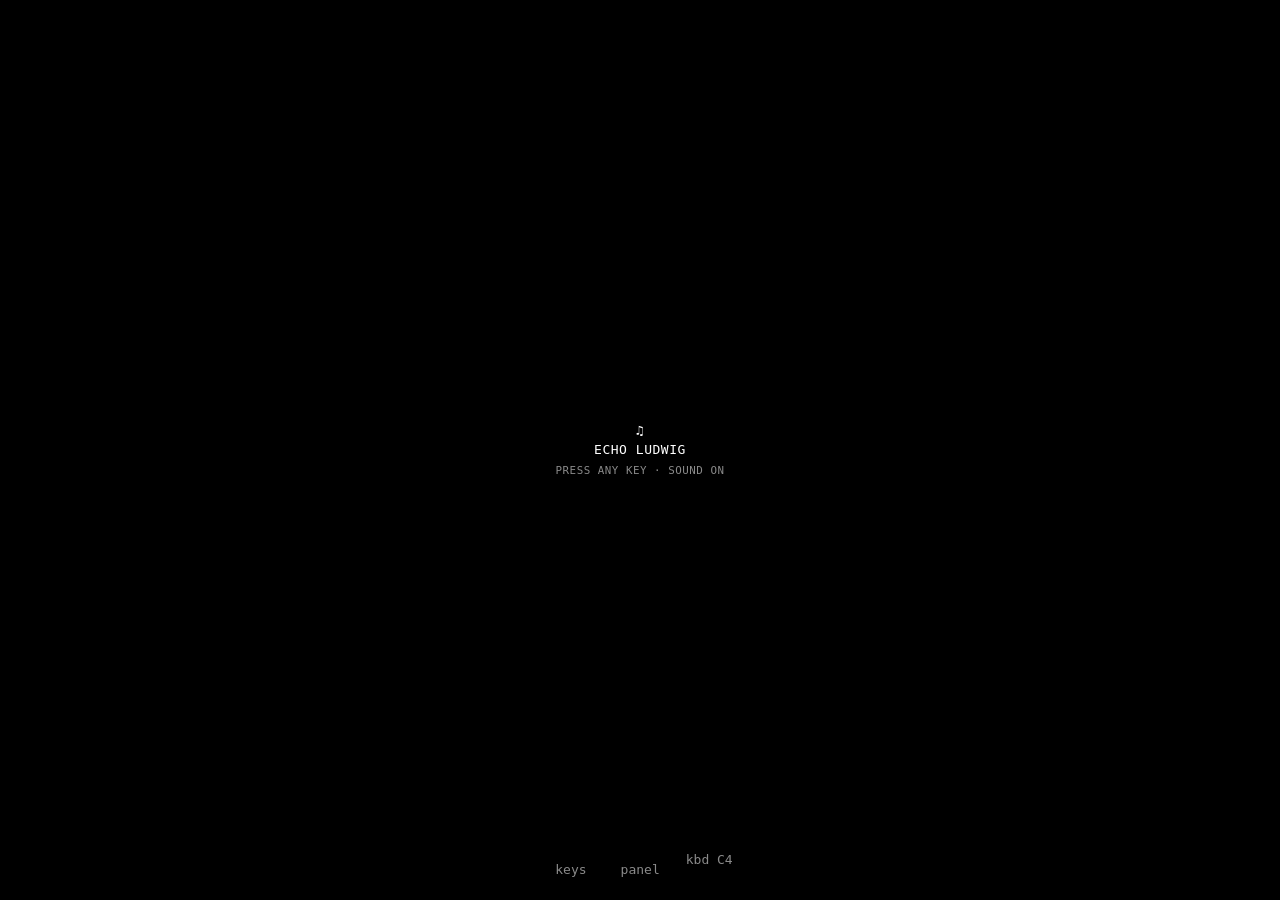
<file: echo/prototype/index.html>
<!DOCTYPE html>
<html lang="en">
<head>
<meta charset="utf-8">
<meta name="viewport" content="width=device-width, initial-scale=1">
<title>Echo Ludwig</title>
<style>
/* VOICE: quiet, for ears first. IDEA: the FM-1's own black screen.
   PICTURE: one small white message in the dark. COLOUR: black, white, one grey.
   TYPE: the firmware's own pixel font (drawn by the engine). LAYOUT: centre. */
:root{color-scheme:dark;--g:#8a8a8a;--d:#2a2a2a}
*{box-sizing:border-box;min-width:0}
html,body{margin:0;height:100%;background:#000;color:#fff;font:13px/1.5 ui-monospace,Menlo,Consolas,monospace;overflow-x:clip}
main{min-height:100%;display:grid;place-items:center;padding:16px}
canvas{width:min(480px,92vw);aspect-ratio:1;image-rendering:pixelated;display:block}
#start{position:fixed;inset:0;display:grid;place-items:center;background:#000;cursor:pointer;border:0;color:#fff;font:inherit;width:100%}
#start span{display:block;text-align:center;letter-spacing:.04em}
#start small{color:var(--g)}
.foot{position:fixed;left:0;right:0;bottom:10px;display:flex;justify-content:center;gap:18px;color:var(--g)}
.foot button{background:none;border:0;color:var(--g);font:inherit;cursor:pointer;padding:8px;min-height:40px}
.foot button:focus-visible,#start:focus-visible{outline:1px solid #fff}
#keys{position:fixed;inset:auto 0 56px 0;margin:auto;max-width:640px;color:var(--g);background:#000;padding:12px 16px;display:none}
#keys.on{display:block}
#keys table{border-collapse:collapse;width:100%}#keys td{padding:2px 8px;vertical-align:top}#keys td:first-child{color:#fff;white-space:nowrap}
#panel{display:none;position:fixed;left:0;right:0;bottom:56px;padding:8px;background:#000}
#panel.on{display:block}
.btns{display:flex;flex-wrap:wrap;gap:4px;justify-content:center;margin-bottom:8px}
.btns button,.piano button{background:#111;color:#ccc;border:1px solid var(--d);font:11px ui-monospace,monospace;touch-action:none;user-select:none}
.btns button{min-width:44px;min-height:40px;padding:0 6px}
.piano{display:flex;justify-content:center;height:84px;overflow-x:auto}
.piano button{width:24px;height:84px;flex:none;padding:0;border-radius:0}
.piano button.b{background:#000;height:52px;width:18px;margin:0 -9px;z-index:1;border-color:#444}
.piano button.lit,.btns button.lit,.btns button:active{background:#fff;color:#000}
.sr{position:absolute;width:1px;height:1px;overflow:hidden;clip:rect(0 0 0 0)}
@media(max-width:600px){.foot{gap:6px}}
</style>
</head>
<body>
<main><canvas id="lcd" width="240" height="240" role="img" aria-label="Echo Ludwig screen"></canvas></main>
<button id="start" aria-label="Press any key or click to start Echo Ludwig, a listening game. Sound on."><span>&#9835;<br>ECHO LUDWIG<br><small>PRESS ANY KEY &middot; SOUND ON</small></span></button>
<div id="keys" role="region" aria-label="Keyboard map">
<table>
<tr><td>A W S E D F T G Y H U J K O L P ; '</td><td>piano keys, C to F (like Ableton)</td></tr>
<tr><td>Z / X</td><td>computer keyboard octave down / up (starts at middle C)</td></tr>
<tr><td>&larr; &rarr;</td><td>previous / next (FM-1: any knob)</td></tr>
<tr><td>&uarr; &darr;</td><td>change a setting value (FM-1: knob 2)</td></tr>
<tr><td>Enter, Space, 1&ndash;0</td><td>any button: select, listen again</td></tr>
<tr><td>Esc or Backspace</td><td>hold any button: back, pause menu</td></tr>
<tr><td>Piano letters</td><td>in lists: left half back, right half forward</td></tr>
</table>
</div>
<div id="panel" aria-hidden="true"><div class="btns" id="btns"></div><div class="piano" id="piano"></div></div>
<div class="foot"><button id="kb" aria-expanded="false">keys</button><button id="pn" aria-expanded="false">panel</button><span id="oct" aria-live="polite">kbd C4</span></div>
<script>
{
const WASM_B64 = "AGFzbQEAAAABTQ1gAn9/AX9gAn9/AGADf39/AX9gAX8Bf2ABfwBgBX9/f39/AGAAAX9gBH9/f38AYAAAYAN/f38AYAN/f30AYAN9fX8AYAZ/f39/[base64]/[base64]/AkAgAkUNAAJAAkAgAkEHcSIDDQAgACEEIAIhBQwBCyACQXhxIQUgACEEA0AgBCABLQAAOgAAIARBAWohBCABQQFqIQEgA0F/[base64]/QQAhAQNAIAAgAWohAiABQQFqIgMhASACLQAADQALIANBf2oLCgAgABCQgICAAAtgAQF/[base64]/[base64]//[base64]/[base64]/QQAhA0EAIAA2AtCLkIAAQQAhBAJAIAFFDQBBACEEIAEtAAAiAEUNACABQQFqIQVBACEBA0AgAUHgi5CAAGogAEFgaiAAIABBn39qQf8BcUEaSRs6AAAgAUEBaiEEIAFBJUsNASAFIAFqIQAgBCEBIAAtAAAiAEH/AXENAAsLIARB4IuQgABqQQA6AAACQCACRQ0AIAItAAAiAEUNACACQQFqIQRBACEBA0AgAUGQjJCAAGogAEFgaiAAIABBn39qQf8BcUEaSRs6AAAgAUEBaiEDIAFBJUsNASAEIAFqIQAgAyEBIAAtAAAiAEH/AXENAAsLIANBkIyQgABqQQA6AABBAEEAKALgipCAAEEBajYC4IqQgAALPwEBf0GAjpCAACAAIAAQh4CAgAAiAUG/AiABQb8CSRsiARCFgICAABogAUGAjpCAAGpBADoAACAAEMGAgIAAC1YBAn8CQEGAjpCAABCHgICAACIBIAAQh4CAgAAiAmpBAmpBvwJLDQAgAUGAjpCAAGpBIDoAACABQYGOkIAAaiAAIAJBAWoQhYCAgAAaCyAAELuAgIAAC9YBAQN/[base64]/czYCzIuQgABB5IqQgABB7AAQgYCAgAAaC9NfAQt/I4CAgIAAQcAAayICJICAgIAAQQAgADYChI2QgABBAEEAKAKw/oCAACAAajYCsP6AgABBACABKAIEIgBBACgCjI2QgAAiA0F/c3E2ApCNkIAAQQAgAyAAQX9zcTYClI2QgABBACgCiI2QgAAhA0EAIAEoAgAiBDYCiI2QgABBACAANgKMjZCAAEEAIAQgA0F/[base64]/[base64]/AkkbIgAQhYCAgAAaIABBgI6QgABqQQA6AABBwaiAgAAQwYCAgAAMAwtBgI6QgABBzqmAgABBzqmAgAAQh4CAgAAiAEG/[base64]/[base64]/wFxDQALC0EAIAM2AsSQkIAACyADQdCQkIAAakEAOgAAQYCOkIAAQdCQkIAAQdCQkIAAEIeAgIAAIgBBvwIgAEG/AkkbIgAQhYCAgAAaIABBgI6QgABqQQA6AABB0JCQgAAQwYCAgAAMAgsCQCADQRBxRQ0AQQBBAC0Av4uQgABB/wFxQQFqQQNwOgC/i5CAAEF/IQBBmH8hAwNAIAAgA0HMi5CAAGotAABzIgBBHHRBH3VBspDu9gBxIABBHXRBH3VBmYi3O3FzIABBG3RBH3VB5KDc7QFxcyAAQRp0QR91QcjBuNsDcXNBACAAQQFxa0GghuLtfnEgAEEBdnMiAUEBdiAAQR50QR91QaCG4u1+cXMiAEEGdnMgAUEadEEfdUGQg/[base64]/wFxDQALC0EAIAM2AsSQkIAACyADQdCQkIAAakEAOgAAQYCOkIAAQdCQkIAAQdCQkIAAEIeAgIAAIgBBvwIgAEG/[base64]/[base64]/Rg0AAkAgAEEASA0AIABBDmpBABDXgICAAAtBAEF/NgK0/oCAAAtBAEEFNgK4jJCAAEEAQQo2AtCLkIAAQQBBxQA7AeSLkIAAQQBB0ILVmgU2AuCLkIAAQQBBzgA7AZSMkIAAQQBBx56B+QQ2ApCMkIAAQQBBACgC4IqQgABBAWo2AuCKkIAAQQBBADoAkJOQgABBgI6QgABB6quAgABB6quAgAAQh4CAgAAiAEG/[base64]/oCAACIAQX9GDQACQCAAQQBIDQAgAEEOakEAENeAgIAAC0EAQX82ArT+gIAACxCvgICAAAwPCwJAQQAoApyNkIAAIgBFDQBBACgC0IyQgAAiA0EASA0AIAAgA0FLanZBAXFFDQAQy4CAgABBAEF/NgLQjJCAAEEAKAK0/[base64]/Rg0AAkAgAEEASA0AIABBDmpBABDXgICAAAtBAEF/NgK0/[base64]/IyQgABrQQBIDQwQy4CAgABBAEF/[base64]/w6cGQQAoAryMkIAAIgB2QQFxG0EAKALYjJCAAGoiAyAAQQV0QYmzgIAAai0AACIAIAMgAEkbNgLYjJCAAAJAQQAtAL+LkIAAQQFLDQBBAEEAKAKw/oCAACIAQQ10IABzIgBBEXYgAHMiAEEFdCAAcyIANgKw/oCAAEEAQQA6ANCQkIAAQQBBADYCxJCQgAAgAEEFcEECdEHAiICAAGooAgAQmYCAgAACQEEAKALYjJCAAEEAKAK8jJCAAEEFdEGJs4CAAGotAABHDQBBAC0Av4uQgABB/[base64]/[base64]///[base64]/aiEBIAUgA0EBaiIDRw0ACyAAIANrIQAgAiADaiIDQX9qIQELAkAgBEEDSQ0AIAJBNGpBfGohBANAIANBA2ogBCAAaiIBLQAAOgAAIAMgAUEDai0AADoAACADQQFqIAFBAmotAAA6AAAgA0ECaiABQQFqLQAAOgAAIANBBGohAyAAQXxqIgANAAsgA0F/aiEBCyADQSA6AAAgAUGvwNABNgACQQAhAUEAQQo2AtCLkIAAQQAhBAJAIAdBAnRB0LyAgABqKAIAIgAtAAAiA0UNACAAQQFqIQVBACEAA0AgAEHgi5CAAGogA0FgaiADIANBn39qQf8BcUEaSRs6AAAgAEEBaiEEIABBJUsNASAFIABqIQMgBCEAIAMtAAAiA0H/AXENAAsLIARB4IuQgABqQQA6AAACQCACLQAAIgNFDQAgAkEBciEEQQAhAANAIABBkIyQgABqIANBYGogAyADQZ9/akH/AXFBGkkbOgAAIABBAWohASAAQSVLDQEgBCAAaiEDIAEhACADLQAAIgNB/wFxDQALCyABQZCMkIAAakEAOgAAQQBBACgC4IqQgABBAWo2AuCKkIAAIAdBAnRBsLyAgABqKAIAIQBBgI6QgAAgACAAEIeAgIAAIgNBvwIgA0G/[base64]/oCAAAsCQAJAIAogBUEMbGsiC0ECdEGgw4CAAGooAgAiAC0AACIDDQAgAiEADAELIABBAWohASACIQADQCAAIAM6AAAgAEEBaiEAIAEtAAAhAyABQQFqIQEgAw0ACwtBACEDIABBADoAAEEBIQQgBUF/aiIGIQEDQCACQTRqIAMiBWogASABQQpuIghBCmxrQTByOgAAIAQiDEEBaiEEIAVBAWohAyABQQlLIQcgCCEBIAcNAAsCQAJAIANBA3ENAAwBCyAMQQNxIQggAkE0akF/[base64]/[base64]/aiEAIAJBKGogBGohBANAIAQgAC0AADoAACAAQX9qIQAgBEEBaiEEIAVBf2oiBQ0ACwsgAkEoaiABakEAOgAAAkAgA0F/[base64]/[base64]/AXENAAsLIARB4IuQgABqQQA6AAACQCAGLQAAIgNFDQAgBkEBaiEEQQAhAANAIABBkIyQgABqIANBYGogAyADQZ9/akH/AXFBGkkbOgAAIABBAWohASAAQSVLDQEgBCAAaiEDIAEhACADLQAAIgNB/wFxDQALCyABQZCMkIAAakEAOgAAQQBBACgC4IqQgABBAWo2AuCKkIAAQYCOkIAAQdCQkIAAQdCQkIAAEIeAgIAAIgBBvwIgAEG/[base64]////[base64]/AXENAAsLQQBBz5wBOwGUjJCAAEEAQcKq0aIFNgKQjJCAACABQeCLkIAAakEAOgAAQQBBACgC4IqQgABBAWo2AuCKkIAAQQBBADoAloyQgAAgBUHIiYCAAGooAgAhAEGAjpCAACAAIAAQh4CAgAAiA0G/AiADQb8CSRsiAxCFgICAABogA0GAjpCAAGpBADoAACAAEMGAgIAACxDDgICAAAsgAkHAAGokgICAgAALhwcBCH8jgICAgABBMGsiASSAgICAAEEAQQE2AriMkIAAEM2AgIAAEMuAgIAAAkBBACgCtP6AgAAiAkF/Rg0AAkAgAkEASA0AIAJBDmpBABDXgICAAAtBAEF/NgK0/oCAAAsCQAJAIABFDQBBgI6QgABBlpyAgABBlpyAgAAQh4CAgAAiAkG/AiACQb8CSRsiAhCFgICAABogAkGAjpCAAGpBADoAAEGWnICAABDBgICAAEEAKAK4jZCAAEECdEGQuYCAAGooAgAhAgJAQYCOkIAAEIeAgIAAIgAgAhCHgICAACIDakECakG/[base64]/[base64]/[base64]/[base64]/[base64]/[base64]/aiEEIAYgA0EBaiIDRw0ACyABIANrIQEgACADaiIDQX9qIQQLAkAgBUEDSQ0AIABBJGpBfGohBQNAIANBA2ogBSABaiIELQAAOgAAIAMgBEEDai0AADoAACADQQFqIARBAmotAAA6AAAgA0ECaiAEQQFqLQAAOgAAIANBBGohAyABQXxqIgENAAsgA0F/aiEECyADQSA6AAAgBEGvwNwBNgACQQAhBEEAIAJBrLmAgABqLQAANgLQi5CAAEEAIQUCQCACQQJ0QcC5gIAAaigCACIBLQAAIgNFDQAgAUEBaiEGQQAhAQNAIAFB4IuQgABqIANBYGogAyADQZ9/akH/AXFBGkkbOgAAIAFBAWohBSABQSVLDQEgBiABaiEDIAUhASADLQAAIgNB/wFxDQALCyAFQeCLkIAAakEAOgAAAkAgAC0AACIDRQ0AIABBAXIhBUEAIQEDQCABQZCMkIAAaiADQWBqIAMgA0Gff2pB/[base64]/oCAACIBQX9GDQACQCABQQBIDQAgAUEOakEAENeAgIAAC0EAQX82ArT+gIAAC0EALQCEi5CAACECQQAtAIOLkIAAIQNBAC0AgouQgAAhBEEALQCBi5CAACEFQQAtAICLkIAAIQZBAC0A/4qQgAAhB0EALQD+ipCAACEIQQAtAP2KkIAAIQlBAC0A/[base64]/[base64]/[base64]/[base64]/I4CAgIAAQfAAayEAQQAoAryMkIAAIQFBACECQQAhAwNAQQEhBAJAIAJBBUkNACACQQV0QYazgIAAai0AAEF/[base64]/Rg0AAkAgAkEASA0AIAJBDmpBABDXgICAAAtBAEF/NgK0/[base64]/[base64]/[base64]/[base64]/[base64]/akG9AksNASAHIAFqIQYgBCEBIAYtAAAiBkH/[base64]/wFxDQALC0EAIAQ2AsSQkIAAC0EAIQEgBEHQkJCAAGpBADoAAAJAA0AgAEE0aiABaiAFIAVBCm4iB0EKbGtBMHI6AAAgAUEBaiEGIAVBCkkNASABQQpJIQMgByEFIAYhASADDQALCyAGQQNxIQpBACEFAkAgBkF/[base64]/[base64]/[base64]/[base64]/AXENAAsLIAVBkIyQgABqQQA6AABBAEEAKALgipCAAEEBajYC4IqQgABBgI6QgABB0JCQgABB0JCQgAAQh4CAgAAiAUG/[base64]/[base64]/AXENAAsLIAEgBGpBADoAAAwBC0EAIQQCQANAIAEgBGogACAAQQpuIgdBCmxrQTByOgAAIARBAWohBiAAQQpJDQEgBEEKSSEIIAchACAGIQQgCA0ACwsgBkEDcSEJQQAhBAJAIAZBf2pBA0kNAEEAIQRBACAGQXxxayEKIAEgBmohCCABQTRqIQADQCAAIAggBGoiB0F/ai0AADoAACAAQQFqIAdBfmotAAA6AAAgAEECaiAHQX1qLQAAOgAAIABBA2ogBEF8aiIEIAhqLQAAOgAAIABBBGohACAKIARHDQALQQAgBGshBAsCQCAJRQ0AIAZBA3EhByABIARrIAZqQX9qIQAgAUE0aiAEaiEEA0AgBCAALQAAOgAAIABBf2ohACAEQQFqIQQgB0F/[base64]/[base64]/[base64]/AXENAAsLIARBkIyQgABqQQA6AABBAEEAKALgipCAAEEBajYC4IqQgABBgI6QgABB0JCQgABB0JCQgAAQh4CAgAAiAkG/[base64]/[base64]/A4AE2AAJBAEHIigE7AeCLkIAAQQBBCjYC0IuQgABBAEHMoAE7AeKLkIAAQQBBADoA5IuQgABBACEEAkAgAC0AACIDRQ0AIABBAXIhBUEAIQEDQCABQZCMkIAAaiADQWBqIAMgA0Gff2pB/[base64]/IqQgABqQQAtAP2KkIAAakEALQD+ipCAAGpBAC0A/[base64]/[base64]/[base64]/[base64]/aiECIANBAWohAyAIQX9qIggNAAsLQQYhAkEAQQY2AsSQkIAAQQBBIDoA1ZCQgAAgAEEkaiAGakEAOgAAIAFBBHQhCwJAAkACQCAALQAkIgZFDQACQANAIAJB0JCQgABqIAY6AAAgAkEBaiEDIAJBvQJLDQEgAEEkaiACaiEGIAMhAiAGQXtqLQAAIgZB/wFxDQALC0EAIAM2AsSQkIAAIANB0JCQgABqIgJBADoAACADQX9qQb4CSQ0BIAJBADoAAEG/[base64]/[base64]/[base64]/[base64]/[base64]/ai0AADoAACACQQFqIAZBfmotAAA6AAAgAkECaiAGQX1qLQAAOgAAIAJBA2ogAUF8aiIBIAhqLQAAOgAAIAJBBGohAiAJIAFHDQALQQAgAWshAQsCQCAKRQ0AIANBA3EhBiAAIAFrIANqQX9qIQIgAEEkaiABaiEBA0AgASACLQAAOgAAIAJBf2ohAiABQQFqIQEgBkF/[base64]/AXENAAsLQQAgATYCxJCQgAALIAFB0JCQgABqQQA6AAACQAJAAkAgAUF/[base64]/[base64]/[base64]/[base64]/AkkbIgIQhYCAgAAaIAJBgI6QgABqQQA6AABB0JCQgAAQwYCAgAALIABBMGokgICAgAALjAEBA38CQCAADQBBAQ8LIABBf2ohAUGAeiEAQe2KkIAAIQJBACEDA0ACQCABIABBhrmAgABqLQAARw0AIAMgAkF/[base64]/I4CAgIAAQcAAayIAJICAgIAAQQAoAtiNkIAAIQFBACgC1I2QgAAhAkEBIQNBprOAgAAhBAJAAkACQANAAkAgAiAEQWBqLQAARw0AIAFFDQIgAUF/aiEBCyADQRlGDQMCQCACIAQtAABHDQAgAUUNAyABQX9qIQELIARBwABqIQQgA0ECaiEDDAALCyADQX9qIQMLAkACQCADQQV0IgVB/[base64]/wFxDQALCyABQc+QkIAAaiIEQQA6AABBACABQX9qIgY2AsSQkIAAIAFBfmpBvQJLDQIgAUHOkJCAAGotAABBIEYNASAEQSA6AABBACABNgLEkJCAACABIQYgAUG/[base64]/wFxDQALC0EAIAc2AsSQkIAACyAHQdCQkIAAakEAOgAAQb8CIQggB0F/[base64]/[base64]/[base64]/[base64]/JuAgABqIgFB/[base64]/AXENAAsLIAJB4IuQgABqQQA6AAACQCAALQAAIgNFDQAgAEEBciECQQAhBANAIARBkIyQgABqIANBYGogAyADQZ9/akH/AXFBGkkbOgAAIARBAWohASAEQSVLDQEgAiAEaiEDIAEhBCADLQAAIgNB/wFxDQALCyABQZCMkIAAakEAOgAAQQBBACgC4IqQgABBAWo2AuCKkIAAQYCOkIAAQdCQkIAAQdCQkIAAEIeAgIAAIgRBvwIgBEG/AkkbIgQQhYCAgAAaIARBgI6QgABqQQA6AABB0JCQgAAQwYCAgAALIABBwABqJICAgIAAC8IdAQp/[base64]/ai0AADoAACACQQFqIANBfmotAAA6AAAgAkECaiADQX1qLQAAOgAAIAJBA2ogAUF8aiIBIAVqLQAAOgAAIAJBBGohAiAHIAFHDQALQQAgAWshAQsCQCAGRQ0AIARBA3EhAyAAIAFrIARqQX9qIQIgAEE0aiABaiEBA0AgASACLQAAOgAAIAJBf2ohAiABQQFqIQEgA0F/aiIDDQALC0EAQSA6ANWQkIAAIABBNGogBGpBADoAAAJAAkACQCAALQA0IgRFDQBBBiECAkADQCACQdCQkIAAaiAEOgAAIAJBAWohASACQb0CSw0BIABBNGogAmohBCABIQIgBEF7ai0AACIEQf8BcQ0ACwtBACABNgLEkJCAACABQdCQkIAAakEAOgAAQb8CIQcgAUF/[base64]/ai0AADoAACACQQFqIANBfmotAAA6AAAgAkECaiADQX1qLQAAOgAAIAJBA2ogAUF8aiIBIAVqLQAAOgAAIAJBBGohAiAGIAFHDQALQQAgAWshAQsCQCAIRQ0AIARBA3EhAyAAIAFrIARqQX9qIQIgAEE0aiABaiEBA0AgASACLQAAOgAAIAJBf2ohAiABQQFqIQEgA0F/[base64]/AXENAAsLQQAgATYCxJCQgAALIAFB0JCQgABqQQA6AAACQAJAAkAgAUF/[base64]/ai0AADoAACACQQFqIAVBfmotAAA6AAAgAkECaiAFQX1qLQAAOgAAIAJBA2ogBEF8aiIEIAdqLQAAOgAAIAJBBGohAiAGIARHDQALQQAgBGshBAsCQCAJRQ0AIANBA3EhBSAAIARrIANqQX9qIQIgAEE0aiAEaiEEA0AgBCACLQAAOgAAIAJBf2ohAiAEQQFqIQQgBUF/[base64]/[base64]/wFxDQALC0EAIAE2AsSQkIAACyABQdCQkIAAakEAOgAAC0EAIQICQEEAKALsjJCAACIEQQJJDQACQAJAAkAgAUF/[base64]/ai0AADoAACAEQQFqIAdBfmotAAA6AAAgBEECaiAHQX1qLQAAOgAAIARBA2ogA0F8aiIDIAZqLQAAOgAAIARBBGohBCAIIANHDQALQQAgA2shAwsCQCAJRQ0AIAVBA3EhByAAIANrIAVqQX9qIQQgAEE0aiADaiEDA0AgAyAELQAAOgAAIARBf2ohBCADQQFqIQMgB0F/[base64]/AXENAAsLQQAgBTYCxJCQgAALIAVB0JCQgABqQQA6AAACQAJAAkAgBUF/aiIBQb0CSw0AIAFB0JCQgABqLQAAQSBGDQEgBUHQkJCAAGpBIDoAAEEAIAVBAWoiBTYCxJCQgAALIAVBvgJLDQELQQAgBUEBaiIBNgLEkJCAACAFQdCQkIAAakEuOgAAIAEhBQsgBUHQkJCAAGpBADoAAAtBgI6QgABB0JCQgABB0JCQgAAQh4CAgAAiAUG/[base64]/wFxQRpJGzoAACACQQFqIQQgAkElSw0BIAMgAmohASAEIQIgAS0AACIBQf8BcQ0ACwsgBEHgi5CAAGpBADoAAEEAQQAoAuCKkIAAQQFqNgLgipCAAEEAQQA6AJCMkIAAIABBwABqJICAgIAAC9MHAQl/[base64]/[base64]/AXENAAsLIANBkIyQgABqQQA6AABBAEEAKALgipCAAEEBajYC4IqQgAACQEEALQC/i5CAAA0AQYCOkIAAQYimgIAAQYimgIAAEIeAgIAAIgFBvwIgAUG/AkkbIgEQhYCAgAAaIAFBgI6QgABqQQA6AABBiKaAgAAQwYCAgAALIABBwABqJICAgIAAC1ABAX8CQEEAKAK0/oCAACIBIABGDQACQCABQQBIDQAgAUEOakEAENeAgIAACwJAIABBGksNACAAQQ5qQQEQ14CAgAALQQAgADYCtP6AgAALC/kCAQV/[base64]/[base64]/wFxQRpJGzoAACAAQQFqIQMgAEElSw0BIAQgAGohAiADIQAgAi0AACICQf8BcQ0ACwsgA0GQjJCAAGpBADoAAEEAQQAoAuCKkIAAQQFqNgLgipCAAEEAKALcjJCAAEEAKALYjJCAAEkNAUEAQQQ2AsSMkIAAQQBBACgChI2QgABB/AJqNgL8jJCAAAwBC0EAQQM2AsSMkIAAQQBBBTYC0IuQgABBACAAQcACajYC/IyQgABBAEEAKALkjJCAAEEBajYC5IyQgABBAEEBQX8gAiADSSIAGzYC1IyQgABBAEEANgLsjJCAAEEAIQMCQEGMloCAAEHglYCAACAAGyIALQAAIgJFDQAgAEEBaiEEQQAhAANAIABB4IuQgABqIAJBYGogAiACQZ9/akH/AXFBGkkbOgAAIABBAWohAyAAQSVLDQEgBCAAaiECIAMhACACLQAAIgJB/[base64]/I4CAgIAAQcAAayIAJICAgIAAEM2AgIAAEMuAgIAAAkBBACgCtP6AgAAiAUF/Rg0AAkAgAUEASA0AIAFBDmpBABDXgICAAAtBAEF/NgK0/[base64]/[base64]/aiEBIAJBAWohAiAEQX9qIgQNAAsLIABBNGogBWpBADoAAEEQIQYCQEEALQDfkJCAAEEgRg0AQQBBIDoA4JCQgABBESEGCyAALQA0IgJFDQFBACEBAkADQCAGIAFqIgRB0JCQgABqIAI6AAAgAUEBaiEFIARBvQJLDQEgAEE0aiABaiECIAUhASACQQFqLQAAIgJB/wFxDQALC0EAIAYgBWoiBjYCxJCQgAAgBkHQkJCAAGoiAUEAOgAAQb8CIQIgBkF/akG9AksNAwwCC0EAIQFBAEHEADsB6IuQgABBAELThsmKxOqQpMUANwPgi5CAAEEAQQU2AtCLkIAAQdIAIQIDQCABQZCMkIAAaiACQWBqIAIgAkGff2pB/wFxQRpJGzoAACABQZKMkIAAaiABQeeXgIAAai0AACICQWBqIAIgAkGff2pB/wFxQRpJGzoAACABQZGMkIAAaiABQeaXgIAAai0AACICQWBqIAIgAkGff2pB/[base64]/IQFBmH8hAgNAIAEgAkHMi5CAAGotAABzIgFBHHRBH3VBspDu9gBxIAFBHXRBH3VBmYi3O3FzIAFBG3RBH3VB5KDc7QFxcyABQRp0QR91QcjBuNsDcXNBACABQQFxa0GghuLtfnEgAUEBdnMiBUEBdiABQR50QR91QaCG4u1+cXMiAUEGdnMgBUEadEEfdUGQg/[base64]/sICAACEBQe4AIQUMAQsgAUEccSEGQQAhAUHuACEFA0AgAiABaiIEQdOQkIAAaiABQYKxgIAAai0AADoAACAEQdGQkIAAaiABQYCxgIAAai8AADsAACAEQdCQkIAAaiAFOgAAIAFBg7GAgABqLQAAIQUgAUEEaiIEIQEgBiAERw0ACyACIARqIQIgBEH/[base64]/[base64]/AXENAAsLIAVBkIyQgABqQQA6AABBAEEAKALgipCAAEEBajYC4IqQgABBgI6QgABB0JCQgABB0JCQgAAQh4CAgAAiAUG/[base64]/[base64]/[base64]//8DIANB//8DSRs7AQALIAVBAWohC0F/IQdBmH8hBgNAIAcgBkHMi5CAAGotAABzIgNBHHRBH3VBspDu9gBxIANBHXRBH3VBmYi3O3FzIANBG3RBH3VB5KDc7QFxcyADQRp0QR91QcjBuNsDcXNBACADQQFxa0GghuLtfnEgA0EBdnMiB0EBdiADQR50QR91QaCG4u1+cXMiA0EGdnMgB0EadEEfdUGQg/[base64]/wFxQRpJGzoAACAHQQFqIQwgB0ElSw0BIA4gB2ohDSAMIQcgDS0AACINQf8BcQ0ACwsgDEHgi5CAAGpBADoAAAJAA0AgA0GQjJCAAGogBkFgaiAGIAZBn39qQf8BcUEaSRs6AAAgA0EBaiEHIANBJUsNASAAIANqIQYgByEDIAZBAWotAAAiBkH/[base64]/[base64]/YqQgABqQQAtAP6KkIAAakEALQD/[base64]/[base64]/wFxDQALC0EAIAY2AsSQkIAACyAGQdCQkIAAakEAOgAAAkAgBkF/[base64]/[base64]/AiEGIAcNAQtBACADQQFqIgY2AsSQkIAAIANB0JCQgABqQS46AAALIAZB0JCQgABqQQA6AAAMAQsgBkUNAQtBgI6QgABB0JCQgABB0JCQgAAQh4CAgAAiA0G/[base64]/wFxQRpJGzoAACAAQQFqIQEgAEElSw0BIAMgAGohAiABIQAgAi0AACICQf8BcQ0ACwsgAUHgi5CAAGpBADoAAEEAIQECQCAFLQAAIgJFDQAgBUEBaiEDQQAhAANAIABBkIyQgABqIAJBYGogAiACQZ9/akH/AXFBGkkbOgAAIABBAWohASAAQSVLDQEgAyAAaiECIAEhACACLQAAIgJB/wFxDQALCyABQZCMkIAAakEAOgAAQQBBACgC4IqQgABBAWo2AuCKkIAAQQBBADoA0JCQgAACQAJAAkAgBEEFdEH4soCAAGooAgAiAy0AACIBRQ0AQQEhAAJAA0AgAEHPkJCAAGogAToAACAAQQFqIQIgAEF/akG9AksNASADIABqIQEgAiEAIAEtAAAiAUH/[base64]/wFxDQALC0EAIAM2AsSQkIAACyADQdCQkIAAakEAOgAAIANBf2oiAEG9AksNAAJAAkAgAEHQkJCAAGotAABBIEcNACADIQAMAQsgA0HQkJCAAGpBIDoAAEEAIANBAWoiADYCxJCQgAAgA0G9AkshAkG/AiEDIAINAQtBACAAQQFqIgM2AsSQkIAAIABB0JCQgABqQS46AAALIANB0JCQgABqQQA6AAACQEEALQC/i5CAAEEBSw0AQYCOkIAAQdCQkIAAQdCQkIAAEIeAgIAAIgBBvwIgAEG/[base64]/AXENAAsLIABBkIyQgABqQQA6AABBAEEAKALgipCAAEEBajYC4IqQgAAgAUHksYCAAGooAgAhAkGAjpCAACACIAIQh4CAgAAiA0G/AiADQb8CSRsiAxCFgICAABogA0GAjpCAAGpBADoAACACEMGAgIAAC9oFAQR/[base64]/[base64]/czYCzIuQgABB5IqQgABB7AAQgYCAgAAaQQAgAi0AAEEDbBDOgICAAEEBEKSAgIAAC7sGAQh/[base64]/[base64]/[base64]/[base64]/[base64]/QQAhAEMAAAAAIQFBoJOQgAAhAgNAIAEhAwJAAkAgAEH/AXGyQwAAgDuUIgRDzczMPl1FDQBDAACAP0PbD0lAIARD2w9JQJRDzczMPpUiAZMgASABQ9sPyT9eIgUbIgEgAZQiAUMAAAC/lCABQwAAQMGVIAFDAADwwZUgAUMAAGDClUMAAIA/kpRDAACAP5KUQwAAgD+SlEMAAIA/kiIBjCABIAUbk0MAAAA/lCEBDAELQwAAAAAhASAEQylcDz9dRQ0AQ9sPSUAgBEPNzMy+kkPbD8k/lEMK1yM+lSIBkyABIAFD2w/JP14iBRsiASABlCIBQwAAAL+UIAFDAABAwZUgAUMAAPDBlSABQwAAYMKVQwAAgD+SlEMAAIA/kpRDAACAP5KUQwAAgD+SIgGMIAEgBRshAQsgAiABIAOTQwAAIEKUOAIAIAJBBGohAiAAQQFqIgBBgQJHDQALQQBBmvC2+3s2AqybkIAAQQBBya6X/[base64]/[base64]/wFxDkACAAAAAAAAAAAAAAAAAAAAAAAAAAAAAAAAAAAAAAAAAAICAAAAAAAAAAAAAAIAAgAAAAAAAAAAAAAAAAIAAAACAAsgACAEakEBai0AACEFIARBAWohBAwACwsgACAEaiEGAkAgA0FQakH/AXFBCUsNAAJAIAQNAEEAIQQMAwsgBEEBIARBAUsbIQVBACEEA0AgAC0AAEFQakH/AXEiA0EKTw0DIARBCmwgA2ohBCAAQQFqIQAgBUF/aiIFDQAMAwsLIAAgBBC9gICAACAGIQAMAgsCQEEAKALwm5CAACIAIAJNDQAgAkGMARC8gICAAEEAKALwm5CAACEAC0EALQDom5CAAA0CIAAgAU0NAkEAQQE6AOibkIAAQQBBADYC/JuQgABBABC+gICAAAwCCyAEEL+AgIAAIAYhAAwACwsL7gUFA38BfQN/AX0Bf0EAIQICQEEAKALwm5CAACIDIABNDQAgAEEGbEGg3JCAAGohBCADIABrsyEFQX8hBkF/IQcDQAJAAkAgArNDCtcjvpQgBZVDFK6HP5JDKVyPP0NmZoY/[base64]/[base64]/[base64]/f2pB/wFxQRpJGzoAACAGQQFqIAdBAWotAAAiCEEgaiAIIAhBv39qQf8BcUEaSRs6AAAgBSADQQJqIgNHDQALCyAERQ0BIAIgA2ogACADai0AACIDQSBqIAMgA0G/f2pB/wFxQRpJGzoAAAwBCyACQe+TgIAAQQcQhYCAgAAaIAIgAC0AAEEgajoAB0EIIQELQaDQgIAAIQMCQANAIAMgAxCHgICAACIGaiEIAkAgBiABRw0AIAMgAiABEIaAgIAARQ0CCyAIIAgtAAFqQQJqIgMtAAANAAsgAiABEIKAgIAAQQAoAvCbkIAAIgNB/[base64]/[base64]///[base64]/[base64]/[base64]/[base64]/6JCAAEUNAEEAQQAqAuDqkIAAOALQm5CAAEEAQQApAuTqkIAANwLUm5CAAAsLjwIBAn8gAEGPzgAgAEGPzgBJGyEBAkACQCAAQegHSQ0AIAFB//8DcUHoB24iABC/gICAAEGRk4CAAEGRk4CAABCHgICAABC9gICAACABIABB6Adsa0H//wNxIgFFDQELAkAgAUHkAEkNACABQf//A3FB5ABuIgAQv4CAgABBopOAgABBopOAgAAQh4CAgAAQvYCAgAAgASAAQeQAbGtB//[base64]/I4CAgIAAQRBrIgAkgICAgAACQEEALQCEnJCAAA0AQQAtAOibkIAARQ0AQYF4IQEDQEEAKAL4m5CAACICQQAoAvSbkIAAa0H+H0sNASAAQQ5qEMSAgIAARQ0BQQAgAkEBajYC+JuQgAAgAkH/H3FBAXRBkJyQgABqIAAvAQ47AQAgAUUNASABQQFqIQFBAC0A6JuQgABBAXENAAsLIABBEGokgICAgAAL2RsEAn8LfQN/[base64]/OiQgABqLwEAIgFBASABQQFLGyIBNgKAnJCAACACQf/[base64]/CPpQgEZIiDDgCxJuQgABBACAHQQAqArybkIAAIhGTQ1yPwj6UIBGSIgc4ArybkIAAQQAgA0EAKgLIm5CAACIRk0Ncj8I+lCARkiIROALIm5CAAEEAIA1BACoCwJuQgAAiA5NDXI/[base64]/lCANkiIEOALcm5CAAEEAIAVBACoC4JuQgAAiDZNDmpkZP5QgDZIiBTgC4JuQgABBAEEAKgL06pCAAEEAKgLkm5CAACINk0PsUTg+lCANkjgC5JuQgABBAEMAAIA/IAxD2w9JQJRDAESsRpUiDZMgDUMAAAA/[base64]/XiIBGyIGIAaUIgZDAAAAv5QgBkMAAEDBlSAGQwAA8MGVQwAAgD8gBkMAAGBClZOUQwAAgD+SlEMAAIA/[base64]/JP14iARsiBiAGlCIGQwAAAL+UIAZDAABAwZUgBkMAAPDBlUMAAIA/IAZDAABgQpWTlEMAAIA/kpRDAACAP5KUQwAAgD+SIgaMIAYgARsgDSANkpQiDTgCmOuQgABBAEMAAIA/[base64]/JQJRDAESsRpUiB5MgByAHQ9sPyT9eIgEbIgcgB5QiB0MAAAC/lCAHQwAAQMGVIAdDAADwwZVDAACAPyAHQwAAYEKVk5RDAACAP5KUQwAAgD+SlEMAAIA/[base64]/JQJRDAESsRpUiBJMgBCAEQ9sPyT9eIgEbIgQgBJQiBEMAAAC/lCAEQwAAQMGVIARDAADwwZVDAACAPyAEQwAAYEKVk5RDAACAP5KUQwAAgD+SlEMAAIA/kiIEjCAEIAEbIgUgDSANkiIKlCIEOALE65CAAEMAAAAAIQkCQCANIA2UQwAAgD8gCiAFIAWSIAWUQwAAgL+SlJOSIgVDAAAAAF8NACAFQwAAAD+UQwAAgD8gBUMAAIA/XhsiCSAFIAmVkkMAAAA/lCIJIAUgCZWSQwAAAD+UIgkgBSAJlZJDAAAAP5QiCSAFIAmVkkMAAAA/lCIJIAUgCZWSQwAAAD+UIgkgBSAJlZJDAAAAP5QhCQtBAEMAAIA/IA2TIAmUIgU4AsDrkIAAQQAoAoCckIAAIQELQQAgAUF/ajYCgJyQgABBACoCkOuQgAAhCUEAQQAqAozrkIAAIgo4ApDrkIAAQQEhAUEAQQAgAkEBaiICIAJB7QBLGzYC/JuQgABBAEEAKgLkm5CAAEPGNz44lEEAKgL46pCAAJIiDUMAAIC/[base64]/[base64]/lJIiDTgC1OuQgABBACAHQ1K4fj+UIA0gA5OSIg04AtjrkIAAAkACQCANIA2MIA0gDUMAAAAAXRtDmpkZP5RDAACAP5KVQwAgy0aUIg2LQwAAAE9dRQ0AIA2oIQIMAQtBgICAgHghAgsgACACQYCAfiACQYCAfkobIgJB//8BIAJB//8BSBs7AQALIAEPC0EAQQA2AuybkIAAQQBBADoA6JuQgABBAEEANgLwm5CAAEEAC7UCAQR/[base64]/x9xQQF0QZCckIAAai4BACIGOwGQ3JCAACAAIAYgA8FqskMAAAA/lCAClCAAKgIAkjgCACAGIQMMAQsgACADwbIgApQgACoCAJI4AgAgBEEBaiEEC0EAIAVBAXMiBUEBcToAktyQgAALIABBBGohACABQX9qIgENAAsLQQAgBDYC9JuQgAALuC4PAX0CfwJ9En8BfQJ/D30BfwV9An8BfQF/An0KfwV9AkBBACgC3OuQgABBACgC4OuQgABGDQBBACoCuPaQgAAhAkEAKALU/oCAACEDA0ACQAJAAkACQAJAAkACQAJAQQAoAtzrkIAAQR9xQQN0IgRB8OuQgABqLQAADgcAAQIEBQYDBwtBACAEQfHrkIAAai0AACIEQQAgBEEFSRs2AoT9kIAADAYLQQBCgYCAgBA3Asj2kIAAQQBBgICA/[base64]/Xg0AQzMzM78gBiAGQzMzM79dGyEFC0EAIAU4AsT2kIAADAULQQBBADYCyPaQgAAMBAtBACAEQfPrkIAAai0AACIDNgLU/[base64]/ZCAAGotAAAiCzYCkPaQgABBAEPAfyFKIARB9OuQgABqLwEAs0MAAEBBlJU4Apj2kIAAAkAgC0UNACALQQNxIQlBACEHQQAhDAJAIAtBBEkNACALQfwBcSELIApBh/uQgABqIQRBACEHQQAhDANAIAcgBEF6ai0AAEH/AXFqIARBfGotAABB/wFxaiAEQX5qLQAAQf8BcWogBC0AAEH/AXFqIQcgBEEIaiEEIAsgDEEEaiIMRw0ACwsgCUUNACAKIAxBAXRqQYH7kIAAaiEEA0AgByAELQAAQf8BcWohByAEQQJqIQQgCUF/aiIJDQALCwJAAkAgCEEGcUUNACAHQS9qIgQgBEEwcGshBAwBCyAHQQRqIQQLQQBCADcCnPaQgABBAEJ/NwKE9pCAAEEAQgA3Avz1kIAAQQBBATYC8PWQgABBAEEwIAQgBEEBSBs2AqT2kIAADAILQQBBADYCyPaQgABBAEEANgLw9ZCAAEEAQQA2AvT6kIAADAELQQAgBEHx65CAAGotAAAiBzYC0P6AgABBACAEQfLrkIAAai0AACIENgKI/ZCAAEEAQQA2Aoz9kIAAQwAAAAAhBQJAIAdBJGxBsO+AgABqIgktAAAiDEUNACAEQQAgB0ENRhsgBCAHGyAMaiIEQf8AIARB/wBIG0ECdEHg9pCAAGoqAgAhBQtBACAFOAKQ/ZCAAEEAQYCAgPwDNgKY/ZCAAAJAAkAgCS8BArNDZmYwQpQiBUMAAIBPXSAFQwAAAABgcUUNACAFqSEEDAELQQAhBAtBACAENgKU/[base64]/ZCAACIOQShsIgRBlPSAgABqIQ8gBEGQ9ICAAGohECAEQfjzgIAAaiERIARBjPSAgABqIRIgBEGE9ICAAGohEyAEQYj0gIAAaiEUIARBgPSAgABqIRUgBEH884CAAGohFiAEQfTzgIAAaiEXIARB8POAgABqIRggDkEDdEHA9YCAAGohAUEAKgLM/oCAACEZQQAoAoj9kIAAIRpBACgC1P6AgAAhG0EAKgKY9pCAACECQQAqApz2kIAAIQVBACoCtPaQgAAhHEEAKgK89pCAACEdQQAqArD2kIAAIR5BACoCrPaQgAAhH0EAKgKo9pCAACEgQQAqAsT2kIAAIQZBACoCnP2QgAAhIUEAKgKg/ZCAACEiQQAqAqT9kIAAISNBACoCqP2QgAAhJEEAKgKs/ZCAACElQQAqArD9kIAAISZBACoC5PqQgAAhJ0EAKgLs+pCAACEoQQAqAvD6kIAAISlBACoCwPaQgAAhKkEAKALY/oCAACErQQAqArT9kIAAISxBACoCuP2QgAAhLUEAKgK8/ZCAACEuQQAqAsD9kIAAIS9BACoC4PqQgAAhMEEAKALQ/oCAACExQQAoApT9kIAAITJBACoCkP2QgAAhM0EAKAKM/[base64]/IB0gHUMzMzO/XRshBgtBACAMNgKI9pCAAEEAIAY4AsT2kIAAQQAgBCAHaiJANgKA9pCAAEEAIAxBAWoiDDYC/[base64]/IAdBAXEbIiE4Apz9kIAACyA6RQ0AAkAgAyABLwEAcUUNAEEAQYCAgJkENgKk/ZCAAEEAQYCAgPwDNgKg/ZCAAEEAQQA2Aqj9kIAAQwAAgD8hIkMAACBDISVDAAAAACEkCwJAIAMgAS8BBHFFDQBBAEGAgID8AzYCrP2QgABBAEEANgKw/ZCAAEMAAIA/[base64]/[base64]/YBsiIDgCqPaQgABBACAjIBgqAgCUIB6SIh5DAACAv5IgHiAeQwAAgD9gGyIeOAKw9pCAAAJAAkAgQUNmZiY/lEMzM7M+kiAdIBcqAgAgHiAekkMAAIC/kiJDQwAAgECUQwAAgD8gQ4wgQyBDQwAAAABdG5OUIkMgQ4wgQyBDQwAAAABdG5QgQ5NDZmZmPpQgQ5KMlJSUQ+XQIj6UIkQgIJIiQ4tDAAAAT11FDQAgQ6ghBwwBC0GAgICAeCEHCyBDIAeykyJDQwAAgD+SIEMgQ0MAAAAAXRsiQyBDkkMAAIC/[base64]/IBUqAgBDAEQsR5SVkiJBOAK49pCAACBBQwAAgD9gRQ0DQQBBgICA/AM2Arj2kIAAQQBBADYCzPaQgABDAACAPyFBDAMLIBQqAgAgQZNDAACAPyATKgIAQwBELEeUlZQgQZIhQQwBCyBBIEFDAABAwCASKgIAQwBELEeUlZSSIUELQQAgQTgCuPaQgAALQQAgQyAqkyAQKgIAQ9sPyUCUQwBELEeVlCAqkiIqOALA9pCAAEEAIB0gHUMAAIC/IBEqAgBDAEQsR5SVlJIiHTgCvPaQgAAgQSAqlEMAAAA/lCFDC0MAAAAAIUECQAJAICJDbxIDOl4NACAlISMMAQtBACAlQwAANMKSQyDSfz+UQwAANEKSIiM4AqT9kIAAQQAgJCAlQwBELEeVkiJBQwAAgL+SIEEgQUMAAIA/YBsiJDgCqP2QgAAgIiAkICSSQwAAgL+SIkFDAACAQJRDAACAPyBBjCBBIEFDAAAAAF0bk5QiQSBBjCBBIEFDAAAAAF0blCBBk0NmZmY+lCBBkoyUIUFDNPR/PyElAkAgNw0AIEEgQZIiQSBBjCBBIEFDAAAAAF0bQwAAgD+SlUPNzIw/lCFBQ3v3fz8hJQtBACAiICWUIiI4AqD9kIAAIEFDZmZmP5RDAAAAAJIhQQsCQCAhQ28SAzpeRQ0AQQAgIUOynX8/lCIlOAKc/ZCAAEEAICtBDXQgK3MiBEERdiAEcyIEQQV0IARzIis2Atj+gIAAQQAgK7JDAAAAMJQiRSAsk0OamZk+lCAskiIsOAK0/ZCAAEEAIEUgLJMgLZNDZmbmPpQgLZIiLTgCuP2QgAAgISAtlEPsUTg+lCBBkiFBICUhIQsCQAJAIEJDbxIDOl4NACBCISUMAQtBACAmQ8Y3vjeSIiY4ArD9kIAAQwAAgD8hRQJAICZDCtcjPF0NAAJAICZDj8J1PF5FDQAgJkNYObQ8XQ0BC0MAAIA/Q83MTD4gJkNCYOU8XhshRQtBACBCQyDSfz+UIiU4Aqz9kIAAQQAgLkMAAIA+lCAvkiIvOALA/ZCAAEEAICtBDXQgK3MiBEERdiAEcyIEQQV0IARzIis2Atj+gIAAQQAgLkOamRm/lCBFICuyQwAAADCUlCAvk5JDAACAPpQgLpIiLjgCvP2QgAAgQiAulEMAAAA/lCBBkiFBCwJAIChDbxIDOl5FDQBBACAoQ2r7fz9DINJ/P0EAKAL0+pCAABuUIkU4Auz6kIAAQQAgMCAnQwBELEeVkiJCQwAAgL+SIEIgQkMAAIA/YBsiMDgC4PqQgABBACAwIDCSQwAAgL+SICmTIA8qAgAiQiBCkkPbD0lAlEMARCxHlZQgKEMAAIA/kpQgKZIiKTgC8PqQgAAgKCAplEMAAAA/lCBBkiFBIEUhKAtDAAAAACFCAkAgMUEASA0AAkACQAJAIDJFDQAgNCEEDAELQQAgNEEBaiIENgKM/ZCAAAJAAkAgNEEESg0AIDFBJGwgBEEGbGoiB0Gy74CAAGovAQAiCQ0BC0F/ITFBACEyQQBBfzYC0P6AgAAMAgtDAAAAACEzAkAgB0Gw74CAAGotAAAiB0UNAEMAAAAAITMgGkEAIDFBDUYbIAdqIgdFDQAgB0H/ACAHQf8ASBtBAnRB4PaQgABqKgIAITMLQQBBgICA/AM2Apj9kIAAQQAgMzgCkP2QgAACQAJAIAmzQ2ZmMEKUIkJDAACAT10gQkMAAAAAYHFFDQAgQqkhMgwBC0EAITILQwAAgD8hNQtBACAyQX9qIjI2ApT9kIAAQwAAAAAhQiAzQwAAAABfDQBBACAzQwBELEeVIDaSIkJDAACAv5IgQiBCQwAAgD9gGyI2OALE/ZCAAAJAAkACQAJAIDFBJGwgBEEGbGpBtO+AgABqLQAAQX9qDgIAAQILIDYgNpIiRUMAAIC/[base64]/IEKMIEIgQkMAAAAAXRuTlCJCIEKMIEIgQkMAAAAAXRuUIEKTQ2ZmZj6UIEKSjCFFDAELAkAgNkMAAAA/XUUNACA2QwAAgECUQwAAgL+SIUUMAQsgNkMAAIDAlEMAAEBAkiFFC0MAAIA/IUICQCAyQdsBSw0AIDKzQwAAXEOVIUILQQAgNUMJ/n8/lCI1OAKY/ZCAACBCIEUgNZSUQwrXoz6UIUILIAQhNAsCQAJAIEMgGZQiQ0MAAIA/IAaTlCBBIEKSIBmUIDhBAnRB8O2QgABqKgIAkiJCkkOamZk/lCJBIEGMIEEgQUMAAAAAXRtDAACAP5KVQ4Cf1UqUIkGLQwAAAE9dRQ0AIEGoIQcMAQtBgICAgHghBwsgACA4QQN0aiIEIAQoAgAgB2oiB0GAgIB8IAdBgICAfEobIgdB////AyAHQf///wNIGzYCAAJAAkAgQyAGQwAAgD+SlCBCkkOamZk/lCJBIEGMIEEgQUMAAAAAXRtDAACAP5KVQ4Cf1UqUIkGLQwAAAE9dRQ0AIEGoIQcMAQtBgICAgHghBwsgBEEEaiIEIAQoAgAgB2oiBEGAgIB8IARBgICAfEobIgRB////AyAEQf///wNIGzYCACA4QQFqIjggDUcNAAwCCwtB8O2QgAAgDUEAKgLI/oCAAEOamdk/[base64]/[base64]/[base64]/[base64]/NwEAIAJBEGohAiAEQXhqIgQNAAwCCwtBACEFIAJBACABQeADbBCEgICAABogAUUNACACIQYDQAJAIAUgAGoiB0Gmf2oiBEEVSw0AIAMoAgwiCEF/akEPSw0AIAhBFmwgBEF+cWpB8PWAgABqLwEAIQlBACEIQQAhBANAAkAgCSAIdEGACHEiCkUNACAGIARqQdoBakH//wM7AQALAkAgCkUNACAGIARqQdwBakH//wM7AQALIAhBAWohCCAEQQRqIgRBLEcNAAsLIAIgBUHgA2xqIQQCQAJAIAdBhn9qIghBCksNACAEIAMoAgQgCEH//[base64]/akH/AXFBwAFJG0H/[base64]/I4CAgIAAQRBrIgAkgICAgAAgAEEMaiAAQQRqIAAgAEEIahCOgICAACAAKAIIIQEQ2oCAgAAhAiAAQRBqJICAgIAAIAIgAUEBdGoLeQEBf0EAQgA3A9D9kIAAQQBCADcDyP2QgABBAEEAOgD9/ZCAAEEAQQA6APX9kIAAQQBBADoA7f2QgABBAEEAOgDl/ZCAAEEAQQA6AID+kIAAQQBBADoAgf6QgABBACEAA0AgAEEAEIOAgIAAIABBAWoiAEEpRw0ACwsqAEEAIABBAiAAQQJJGzYC3P6AgAACQCAAQQFLDQBBAEEAOgCA/pCAAAsLTQEBfgJAIABBKEsNAEIBIACthiECAkACQCABRQ0AQQApA9D9kIAAIAKEIQIMAQtBACkD0P2QgAAgAkJ/hYMhAgtBACACNwPQ/ZCAAAsLxwEBA38CQCAAQShLDQBBACgC3P6AgAAiAkUNAEEAKAKE/pCAACIDQQN0IgRB5f2QgABqQQE6AAAgBEHk/ZCAAGogAEFyaiAAQQF0IABBDUsbOgAAIARB4P2QgABqIAE2AgBBACADQQFqQQNxNgKE/pCAACACQQJHDQACQEEALQCB/pCAAEUNACABQQAoAoj+kIAAa0HOAkkNAQtBACABNgKM/pCAAEEAIAE2Aoj+kIAAQQBBAToAgP6QgABBAEEBOgCB/pCAAAsL+QIGAX8BfgZ/AX4CfwJ+QQAhAUEAKQPQ/ZCAACECA0ACQCABQQN0IgNB5f2QgABqIgQtAABFDQAgACADQeD9kIAAaigCAGsiBUEObiIGQX1qIQcgA0Hk/ZCAAGosAAAhCEIAIQlBACEDQfIBIQoDQEIBIAmGQgAgCiADIAlCDVYbQf8BcSAIayILIAtBH3UiC3MgC2siCyAHShtCACALIAZNGyAChCECIApBAWohCiADQQJqIQMgCUIBfCIJQilSDQALIAQgBUGkA0k6AAALIAFBAWoiAUEERw0AC0EAIQMCQEEAKQPI/ZCAACAChSIMUA0AQgAhCQNAAkBCASAJhiINIAyDUA0AIAMgAiAJiKdBAXEQg4CAgAAgDCANQn+FgyEMCyAMUA0BIANBAWohAyAJQihUIQogCUIBfCEJIAoNAAsLQQAgAjcDyP2QgAACQEEALQCA/[base64]/[base64]/[base64]/[base64]/[base64]/[base64]/[base64]/AACAP83MTD8K1yM/SVkAABgByghUCzwAWgCWAGQAAAAAAAAAWgAAAAAAAABJSAAAkAFsB/[base64]/[base64]/[base64]/[base64]/[base64]/MzOzPjMzsz4AQINFAADhQwAAgD8zMzM/mpmZPwrXozu8dJM8AADAPzMzMz/NzAw/AABhRQAAFkQAAAA/ZmamPwAAgD6mm0Q7ppvEO5qZGT8zM7M+AACAPgCAbUUAAAJEAACAPwAAAEDNzEw+bxKDOwrXozszMzM/ZmbmPgAAgD4AoIxFAADSQwAAAAAAAAAAERFERBAQVVUREUREEBBERBER//8QEO7uQQRVVRAQiSQREUREAABmZgAAAAAAAAAAAAAAAAAAAAAAAAAAAAAAAAAAAAAAAH8AfwBBAEEAQQBBAEEAzwPfB98HjgMgAGIA5ADJB8oHygfKB8kH5ABiACAA/wdVBVUFVQVVBVUFkgSSBJIEkgT/BwAAAQADAAYADAQYBjAD4AHAAAAAAAAAAAICBAGIAFAAIABQAIgABAECAgAAIAAgAHAAcAD/B/4D/AH8AY4DBgMCAgAAjgPfB/8H/wf+A/wB+ABwACAAAAD4AIwBBAEEAf8H/wfPB4cHzwfPB/8HcAByAv4DjAEHBwcHBweMAf4DcgJwAPgAjAGMARgAMABgAGAAAABgAGAAAAD4AAYDAgIhBFEEiQRRBCEEAgIGA/gA/wcBBP8HJQUlBSUFJQUlBSUFAQT/ByAAcAD4APwB/gP/B3AAcABwAHAAcABwAHAAcABwAHAA/wf+A/wB+ABwACAAAAaAB+AH+Af+B/8H/gf4B+AHgAcABh4APAB4APAA/[base64]////8AAOBCAACAPwAAgD9nRSMBZmZmP83MDD//////AQAAALl5N54CAAAA";
const BTN = ['OCT-','OCT+','FX','SCL','ENV','LFO','EDIT','GLO','HOME','SAVE','ARP','SEQ','PLAY','REC'];
const B = Object.fromEntries(BTN.map((n,i)=>[n,i]));
const PIANO = "awsedftgyhujkolp;'";
const lcd = document.getElementById('lcd'), ctx = lcd.getContext('2d');
const img = ctx.createImageData(240,240);
let ex = null, mem = null, keys = 0, buttons = 0, kLatch = 0, bLatch = 0, enc0 = 0, enc1 = 0, base = 60, started = false, lastSerial = -1;
const t0 = performance.now();
const now = () => Math.floor(performance.now() - t0);

function str(p,n){ return new TextDecoder().decode(new Uint8Array(mem.buffer,p,n)); }
const env = {
  echo_hal_led(i,on){ const k = document.querySelector(i<14 ? '[data-b="'+i+'"]' : '[data-k="'+(i-14)+'"]'); if(k) k.classList.toggle('lit', !!on); },
  echo_hal_save(p,n){ try{ localStorage.setItem('echoludwig', btoa(String.fromCharCode(...new Uint8Array(mem.buffer,p,n)))); }catch(e){} return 0; },
  echo_hal_load(p,n){ try{ const s = localStorage.getItem('echoludwig'); if(!s) return -1; const b = Uint8Array.from(atob(s), c=>c.charCodeAt(0)); if(b.length!==n) return -1; new Uint8Array(mem.buffer,p,n).set(b); return 0; }catch(e){ return -1; } },
  echo_host_unknown_word(p,n){ console.warn('unknown word', str(p,n)); }
};

function draw(){
  if(!ex) return;
  const s = ex.serial();
  if(s !== lastSerial){
    lastSerial = s;
    const px = new Uint8ClampedArray(mem.buffer, ex.screen(), 240*240*4);
    img.data.set(px); ctx.putImageData(img,0,0);
  }
  requestAnimationFrame(draw);
}

async function start(){
  if(started) return; started = true;
  document.getElementById('start').remove();
  const bytes = Uint8Array.from(atob(WASM_B64), c=>c.charCodeAt(0));
  const {instance} = await WebAssembly.instantiate(bytes, {env});
  ex = instance.exports; mem = ex.memory;
  let ac;
  try { ac = new AudioContext({sampleRate:44100}); } catch(e) { ac = new AudioContext(); }
  const sp = ac.createScriptProcessor(1024, 0, 2);
  sp.onaudioprocess = e => {
    const L = e.outputBuffer.getChannelData(0), R = e.outputBuffer.getChannelData(1);
    const a = new Float32Array(mem.buffer, ex.render(1024), 2048);
    for(let i=0;i<1024;i++){ L[i]=a[2*i]; R[i]=a[2*i+1]; }
  };
  sp.connect(ac.destination);
  ac.resume();
  ex.init(now());
  /* latch: a tap shorter than one tick still reaches the game */
  setInterval(()=>{ ex.tick(now(), keys | kLatch, buttons | bLatch, enc0, enc1); enc0 = enc1 = 0; kLatch = bLatch = 0; }, 5);
  requestAnimationFrame(draw);
}

const keyIndex = k => { const i = PIANO.indexOf(k); if(i<0) return -1; const idx = base - 53 + i; return idx>=0 && idx<27 ? idx : -1; };
const held = new Map();
function down(e){
  if(!started){ e.preventDefault(); start(); return; }
  if(e.repeat || e.metaKey || e.ctrlKey || e.altKey) return;
  const k = e.key.length===1 ? e.key.toLowerCase() : e.key;
  let b = -1;
  if(k==='Enter'||k===' ') b=B.PLAY;
  else if(k==='Escape'||k==='Backspace'){ buttons |= 1<<B.HOME; bLatch |= 1<<B.HOME; setTimeout(()=>{ buttons &= ~(1<<B.HOME); }, 950); e.preventDefault(); return; }
  else if(k==='ArrowLeft'){ enc0--; e.preventDefault(); return; } else if(k==='ArrowRight'){ enc0++; e.preventDefault(); return; }
  else if(k==='ArrowUp'){ enc1++; e.preventDefault(); return; } else if(k==='ArrowDown'){ enc1--; e.preventDefault(); return; }
  else if('1234567890'.includes(k)) b=[B.FX,B.SCL,B.ENV,B.LFO,B.EDIT,B.GLO,B.SAVE,B.ARP,B.SEQ,B.REC]['1234567890'.indexOf(k)];
  else if(k==='z'||k==='x'){ base = Math.max(48, Math.min(72, base + (k==='z'?-12:12))); document.getElementById('oct').textContent='kbd C'+(base/12-1); return; }
  if(b>=0){ buttons |= 1<<b; bLatch |= 1<<b; held.set(e.code,{b}); e.preventDefault(); return; }
  const i = keyIndex(k);
  if(i>=0){ keys |= 1<<i; kLatch |= 1<<i; held.set(e.code,{i}); e.preventDefault(); }
}
function up(e){
  const h = held.get(e.code); if(!h) return; held.delete(e.code);
  if(h.b!==undefined) buttons &= ~(1<<h.b); else keys &= ~(1<<h.i);
}
addEventListener('keydown', down); addEventListener('keyup', up);
addEventListener('blur', ()=>{ keys = buttons = 0; held.clear(); });
document.getElementById('start').addEventListener('click', start);

/* on-screen FM-1 panel for touch screens */
const press = (el, on, off) => {
  el.addEventListener('pointerdown', e=>{ e.preventDefault(); if(!started){ start(); return; } el.setPointerCapture(e.pointerId); on(); });
  el.addEventListener('pointerup', off); el.addEventListener('pointercancel', off);
};
const btns = document.getElementById('btns');
BTN.forEach((n,i)=>{ const b=document.createElement('button'); b.textContent=n; b.dataset.b=i; btns.appendChild(b); press(b, ()=>{buttons|=1<<i; bLatch|=1<<i;}, ()=>buttons&=~(1<<i)); });
const piano = document.getElementById('piano');
for(let i=0;i<27;i++){ const m=(53+i)%12, b=document.createElement('button'); b.dataset.k=i; if([1,3,6,8,10].includes(m)) b.className='b';
  piano.appendChild(b); press(b, ()=>{keys|=1<<i; kLatch|=1<<i;}, ()=>keys&=~(1<<i)); }
const pairs = [[document.getElementById('kb'), document.getElementById('keys')], [document.getElementById('pn'), document.getElementById('panel')]];
const toggle = (btn, el) => btn.addEventListener('click', ()=>{ const on = !el.classList.contains('on');
  for(const [b2,e2] of pairs){ e2.classList.remove('on'); b2.setAttribute('aria-expanded', false); }
  el.classList.toggle('on', on); btn.setAttribute('aria-expanded', on); btn.blur(); });
toggle(document.getElementById('kb'), document.getElementById('keys'));
toggle(document.getElementById('pn'), document.getElementById('panel'));
}
</script>
</body>
</html>
</file>
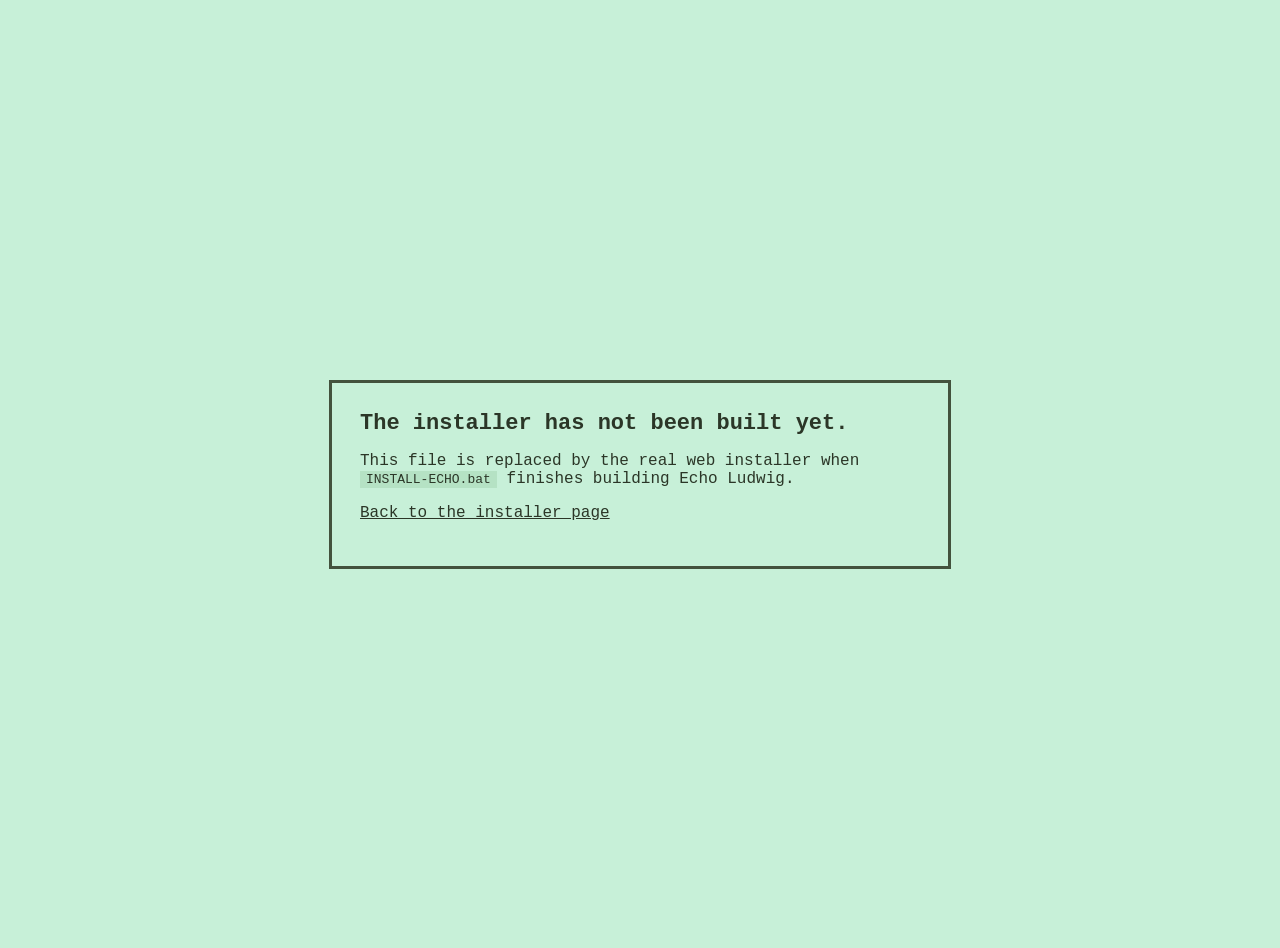
<file: docs/install/flasher.html>
<!doctype html>
<html lang="en"><head><meta charset="utf-8"><meta name="viewport" content="width=device-width, initial-scale=1"><title>Echo Ludwig installer — not built yet</title>
<style>body{margin:0;min-height:100vh;display:flex;align-items:center;justify-content:center;background:#c7f0d8;color:#2b3627;font-family:ui-monospace,monospace;padding:24px}main{max-width:560px;border:3px solid #43523d;padding:28px}a{color:#2b3627}code{background:#b5e2c4;padding:1px 6px}</style></head>
<body><main><h1 style="font-size:22px;margin:0 0 12px">The installer has not been built yet.</h1>
<p>This file is replaced by the real web installer when <code>INSTALL-ECHO.bat</code> finishes building Echo Ludwig.</p>
<p><a href="index.html">Back to the installer page</a></p></main></body></html>
</file>
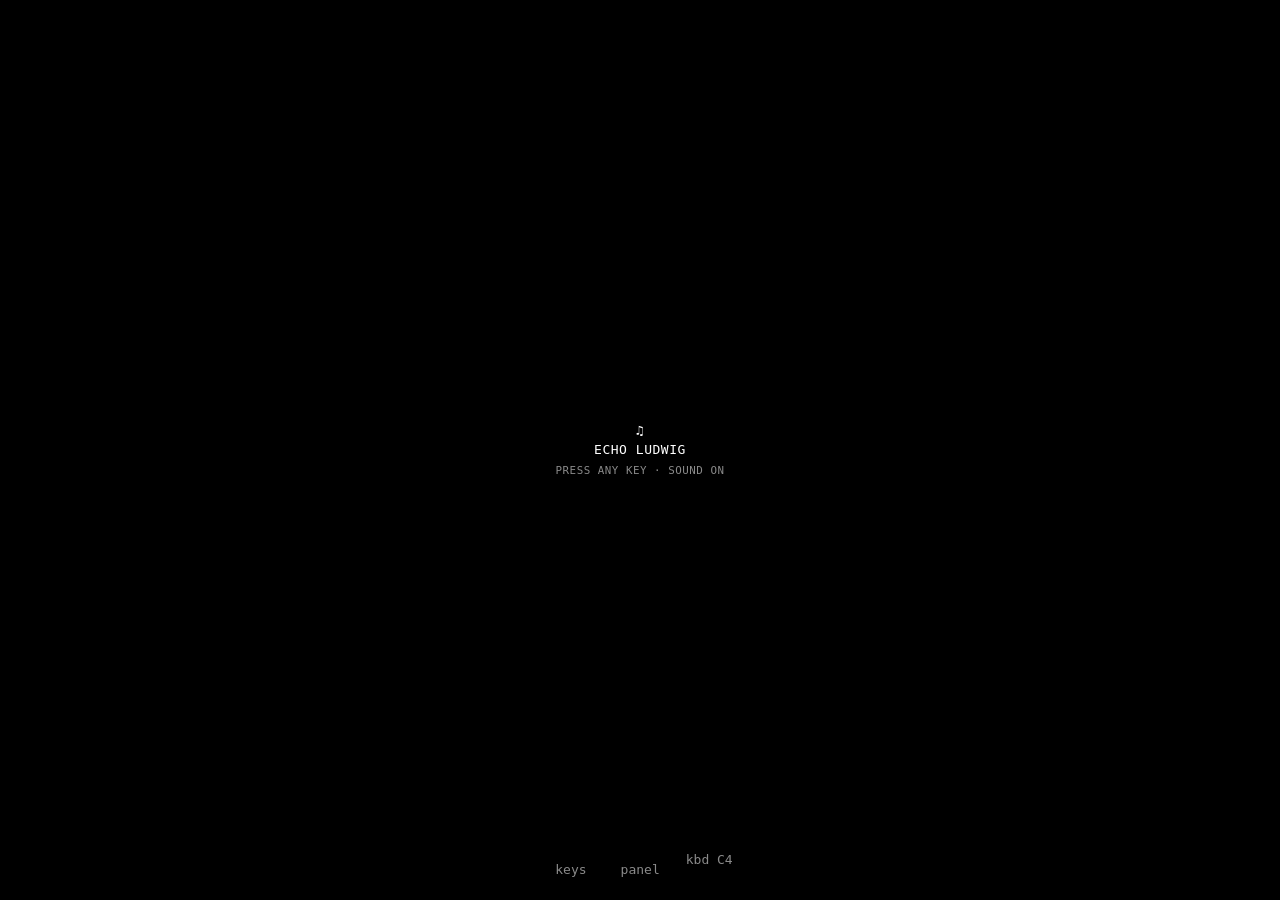
<file: echo/prototype/canvas.template.html>
<!DOCTYPE html>
<html lang="en">
<head>
<meta charset="utf-8">
<meta name="viewport" content="width=device-width, initial-scale=1">
<title>Echo Ludwig</title>
<style>
/* VOICE: quiet, for ears first. IDEA: the FM-1's own black screen.
   PICTURE: one small white message in the dark. COLOUR: black, white, one grey.
   TYPE: the firmware's own pixel font (drawn by the engine). LAYOUT: centre. */
:root{color-scheme:dark;--g:#8a8a8a;--d:#2a2a2a}
*{box-sizing:border-box;min-width:0}
html,body{margin:0;height:100%;background:#000;color:#fff;font:13px/1.5 ui-monospace,Menlo,Consolas,monospace;overflow-x:clip}
main{min-height:100%;display:grid;place-items:center;padding:16px}
canvas{width:min(480px,92vw);aspect-ratio:1;image-rendering:pixelated;display:block}
#start{position:fixed;inset:0;display:grid;place-items:center;background:#000;cursor:pointer;border:0;color:#fff;font:inherit;width:100%}
#start span{display:block;text-align:center;letter-spacing:.04em}
#start small{color:var(--g)}
.foot{position:fixed;left:0;right:0;bottom:10px;display:flex;justify-content:center;gap:18px;color:var(--g)}
.foot button{background:none;border:0;color:var(--g);font:inherit;cursor:pointer;padding:8px;min-height:40px}
.foot button:focus-visible,#start:focus-visible{outline:1px solid #fff}
#keys{position:fixed;inset:auto 0 56px 0;margin:auto;max-width:640px;color:var(--g);background:#000;padding:12px 16px;display:none}
#keys.on{display:block}
#keys table{border-collapse:collapse;width:100%}#keys td{padding:2px 8px;vertical-align:top}#keys td:first-child{color:#fff;white-space:nowrap}
#panel{display:none;position:fixed;left:0;right:0;bottom:56px;padding:8px;background:#000}
#panel.on{display:block}
.btns{display:flex;flex-wrap:wrap;gap:4px;justify-content:center;margin-bottom:8px}
.btns button,.piano button{background:#111;color:#ccc;border:1px solid var(--d);font:11px ui-monospace,monospace;touch-action:none;user-select:none}
.btns button{min-width:44px;min-height:40px;padding:0 6px}
.piano{display:flex;justify-content:center;height:84px;overflow-x:auto}
.piano button{width:24px;height:84px;flex:none;padding:0;border-radius:0}
.piano button.b{background:#000;height:52px;width:18px;margin:0 -9px;z-index:1;border-color:#444}
.piano button.lit,.btns button.lit,.btns button:active{background:#fff;color:#000}
.sr{position:absolute;width:1px;height:1px;overflow:hidden;clip:rect(0 0 0 0)}
@media(max-width:600px){.foot{gap:6px}}
</style>
</head>
<body>
<main><canvas id="lcd" width="240" height="240" role="img" aria-label="Echo Ludwig screen"></canvas></main>
<button id="start" aria-label="Press any key or click to start Echo Ludwig, a listening game. Sound on."><span>&#9835;<br>ECHO LUDWIG<br><small>PRESS ANY KEY &middot; SOUND ON</small></span></button>
<div id="keys" role="region" aria-label="Keyboard map">
<table>
<tr><td>A W S E D F T G Y H U J K O L P ; '</td><td>piano keys, C to F (like Ableton)</td></tr>
<tr><td>Z / X</td><td>computer keyboard octave down / up (starts at middle C)</td></tr>
<tr><td>&larr; &rarr;</td><td>previous / next (FM-1: any knob)</td></tr>
<tr><td>&uarr; &darr;</td><td>change a setting value (FM-1: knob 2)</td></tr>
<tr><td>Enter, Space, 1&ndash;0</td><td>any button: select, listen again</td></tr>
<tr><td>Esc or Backspace</td><td>hold any button: back, pause menu</td></tr>
<tr><td>Piano letters</td><td>in lists: left half back, right half forward</td></tr>
</table>
</div>
<div id="panel" aria-hidden="true"><div class="btns" id="btns"></div><div class="piano" id="piano"></div></div>
<div class="foot"><button id="kb" aria-expanded="false">keys</button><button id="pn" aria-expanded="false">panel</button><span id="oct" aria-live="polite">kbd C4</span></div>
<script>
{
const WASM_B64 = "%%WASM%%";
const BTN = ['OCT-','OCT+','FX','SCL','ENV','LFO','EDIT','GLO','HOME','SAVE','ARP','SEQ','PLAY','REC'];
const B = Object.fromEntries(BTN.map((n,i)=>[n,i]));
const PIANO = "awsedftgyhujkolp;'";
const lcd = document.getElementById('lcd'), ctx = lcd.getContext('2d');
const img = ctx.createImageData(240,240);
let ex = null, mem = null, keys = 0, buttons = 0, kLatch = 0, bLatch = 0, enc0 = 0, enc1 = 0, base = 60, started = false, lastSerial = -1;
const t0 = performance.now();
const now = () => Math.floor(performance.now() - t0);

function str(p,n){ return new TextDecoder().decode(new Uint8Array(mem.buffer,p,n)); }
const env = {
  echo_hal_led(i,on){ const k = document.querySelector(i<14 ? '[data-b="'+i+'"]' : '[data-k="'+(i-14)+'"]'); if(k) k.classList.toggle('lit', !!on); },
  echo_hal_save(p,n){ try{ localStorage.setItem('echoludwig', btoa(String.fromCharCode(...new Uint8Array(mem.buffer,p,n)))); }catch(e){} return 0; },
  echo_hal_load(p,n){ try{ const s = localStorage.getItem('echoludwig'); if(!s) return -1; const b = Uint8Array.from(atob(s), c=>c.charCodeAt(0)); if(b.length!==n) return -1; new Uint8Array(mem.buffer,p,n).set(b); return 0; }catch(e){ return -1; } },
  echo_host_unknown_word(p,n){ console.warn('unknown word', str(p,n)); }
};

function draw(){
  if(!ex) return;
  const s = ex.serial();
  if(s !== lastSerial){
    lastSerial = s;
    const px = new Uint8ClampedArray(mem.buffer, ex.screen(), 240*240*4);
    img.data.set(px); ctx.putImageData(img,0,0);
  }
  requestAnimationFrame(draw);
}

async function start(){
  if(started) return; started = true;
  document.getElementById('start').remove();
  const bytes = Uint8Array.from(atob(WASM_B64), c=>c.charCodeAt(0));
  const {instance} = await WebAssembly.instantiate(bytes, {env});
  ex = instance.exports; mem = ex.memory;
  let ac;
  try { ac = new AudioContext({sampleRate:44100}); } catch(e) { ac = new AudioContext(); }
  const sp = ac.createScriptProcessor(1024, 0, 2);
  sp.onaudioprocess = e => {
    const L = e.outputBuffer.getChannelData(0), R = e.outputBuffer.getChannelData(1);
    const a = new Float32Array(mem.buffer, ex.render(1024), 2048);
    for(let i=0;i<1024;i++){ L[i]=a[2*i]; R[i]=a[2*i+1]; }
  };
  sp.connect(ac.destination);
  ac.resume();
  ex.init(now());
  /* latch: a tap shorter than one tick still reaches the game */
  setInterval(()=>{ ex.tick(now(), keys | kLatch, buttons | bLatch, enc0, enc1); enc0 = enc1 = 0; kLatch = bLatch = 0; }, 5);
  requestAnimationFrame(draw);
}

const keyIndex = k => { const i = PIANO.indexOf(k); if(i<0) return -1; const idx = base - 53 + i; return idx>=0 && idx<27 ? idx : -1; };
const held = new Map();
function down(e){
  if(!started){ e.preventDefault(); start(); return; }
  if(e.repeat || e.metaKey || e.ctrlKey || e.altKey) return;
  const k = e.key.length===1 ? e.key.toLowerCase() : e.key;
  let b = -1;
  if(k==='Enter'||k===' ') b=B.PLAY;
  else if(k==='Escape'||k==='Backspace'){ buttons |= 1<<B.HOME; bLatch |= 1<<B.HOME; setTimeout(()=>{ buttons &= ~(1<<B.HOME); }, 950); e.preventDefault(); return; }
  else if(k==='ArrowLeft'){ enc0--; e.preventDefault(); return; } else if(k==='ArrowRight'){ enc0++; e.preventDefault(); return; }
  else if(k==='ArrowUp'){ enc1++; e.preventDefault(); return; } else if(k==='ArrowDown'){ enc1--; e.preventDefault(); return; }
  else if('1234567890'.includes(k)) b=[B.FX,B.SCL,B.ENV,B.LFO,B.EDIT,B.GLO,B.SAVE,B.ARP,B.SEQ,B.REC]['1234567890'.indexOf(k)];
  else if(k==='z'||k==='x'){ base = Math.max(48, Math.min(72, base + (k==='z'?-12:12))); document.getElementById('oct').textContent='kbd C'+(base/12-1); return; }
  if(b>=0){ buttons |= 1<<b; bLatch |= 1<<b; held.set(e.code,{b}); e.preventDefault(); return; }
  const i = keyIndex(k);
  if(i>=0){ keys |= 1<<i; kLatch |= 1<<i; held.set(e.code,{i}); e.preventDefault(); }
}
function up(e){
  const h = held.get(e.code); if(!h) return; held.delete(e.code);
  if(h.b!==undefined) buttons &= ~(1<<h.b); else keys &= ~(1<<h.i);
}
addEventListener('keydown', down); addEventListener('keyup', up);
addEventListener('blur', ()=>{ keys = buttons = 0; held.clear(); });
document.getElementById('start').addEventListener('click', start);

/* on-screen FM-1 panel for touch screens */
const press = (el, on, off) => {
  el.addEventListener('pointerdown', e=>{ e.preventDefault(); if(!started){ start(); return; } el.setPointerCapture(e.pointerId); on(); });
  el.addEventListener('pointerup', off); el.addEventListener('pointercancel', off);
};
const btns = document.getElementById('btns');
BTN.forEach((n,i)=>{ const b=document.createElement('button'); b.textContent=n; b.dataset.b=i; btns.appendChild(b); press(b, ()=>{buttons|=1<<i; bLatch|=1<<i;}, ()=>buttons&=~(1<<i)); });
const piano = document.getElementById('piano');
for(let i=0;i<27;i++){ const m=(53+i)%12, b=document.createElement('button'); b.dataset.k=i; if([1,3,6,8,10].includes(m)) b.className='b';
  piano.appendChild(b); press(b, ()=>{keys|=1<<i; kLatch|=1<<i;}, ()=>keys&=~(1<<i)); }
const pairs = [[document.getElementById('kb'), document.getElementById('keys')], [document.getElementById('pn'), document.getElementById('panel')]];
const toggle = (btn, el) => btn.addEventListener('click', ()=>{ const on = !el.classList.contains('on');
  for(const [b2,e2] of pairs){ e2.classList.remove('on'); b2.setAttribute('aria-expanded', false); }
  el.classList.toggle('on', on); btn.setAttribute('aria-expanded', on); btn.blur(); });
toggle(document.getElementById('kb'), document.getElementById('keys'));
toggle(document.getElementById('pn'), document.getElementById('panel'));
}
</script>
</body>
</html>
</file>
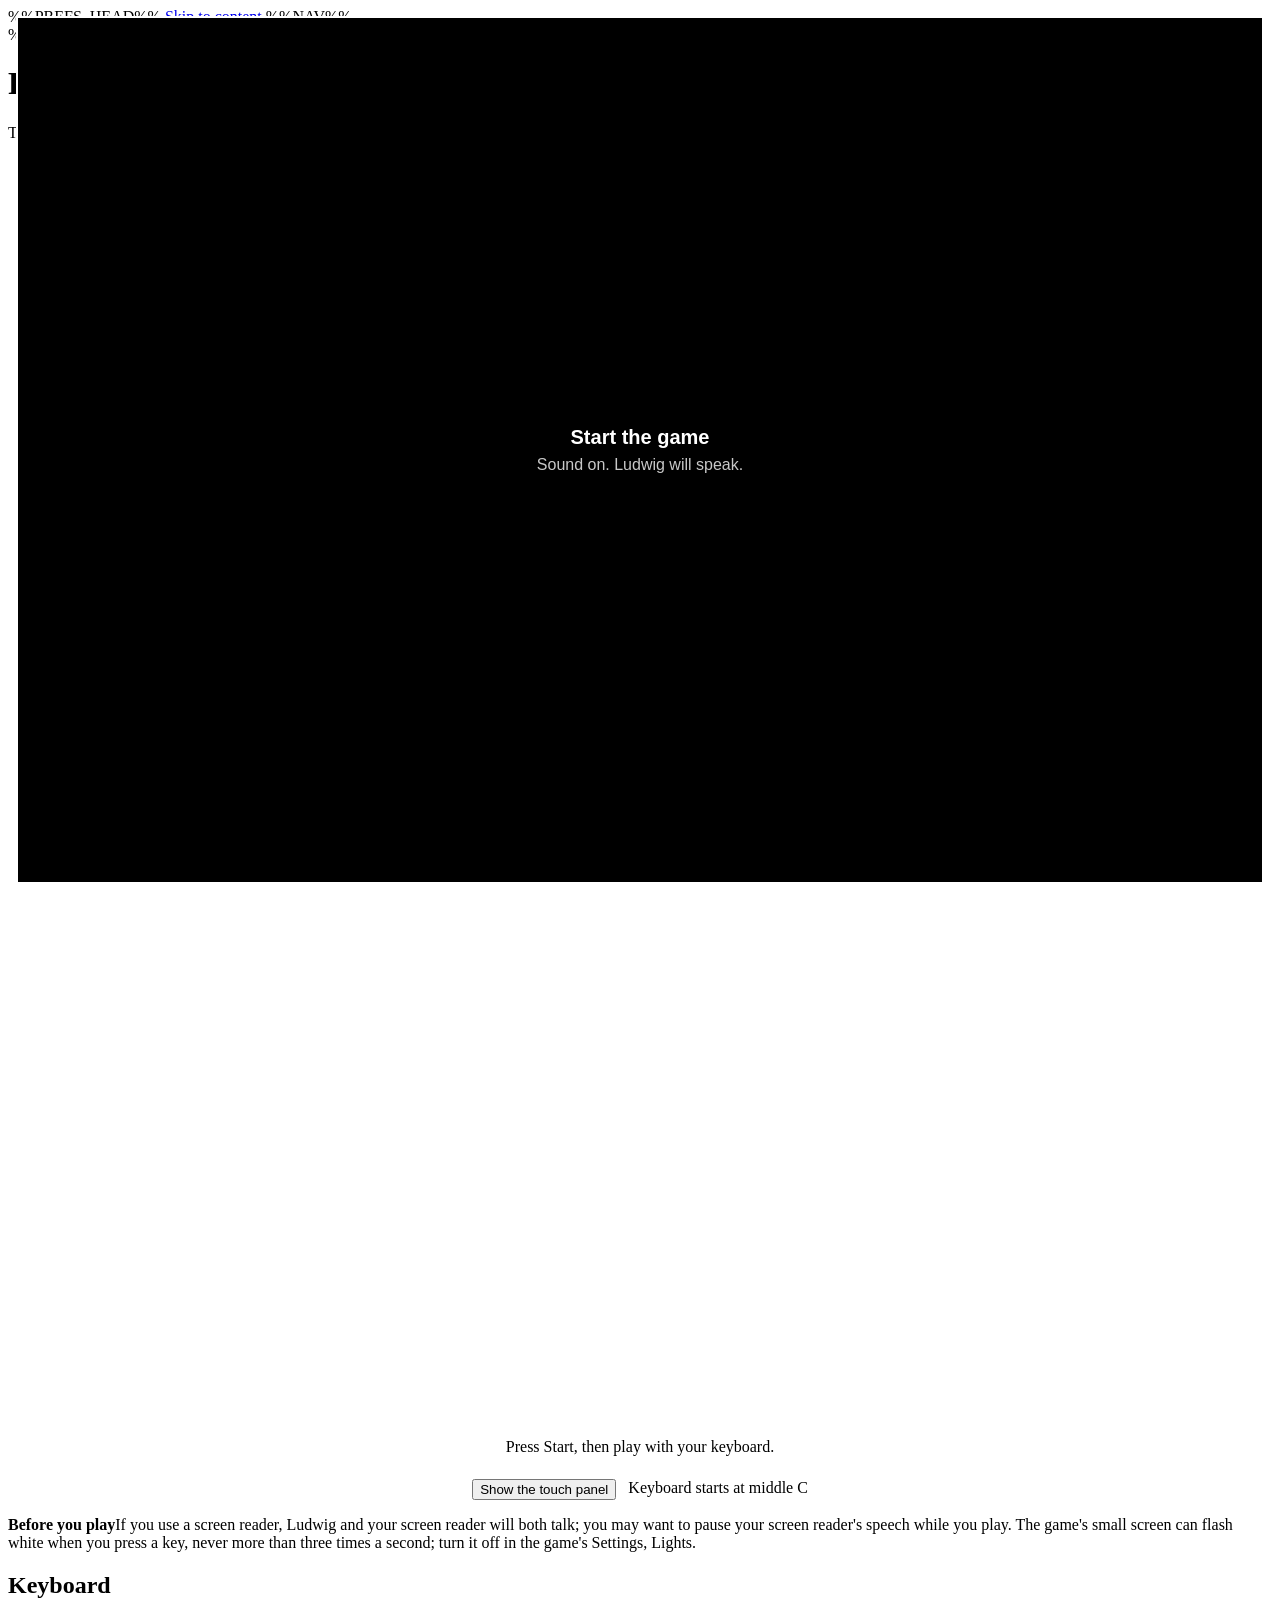
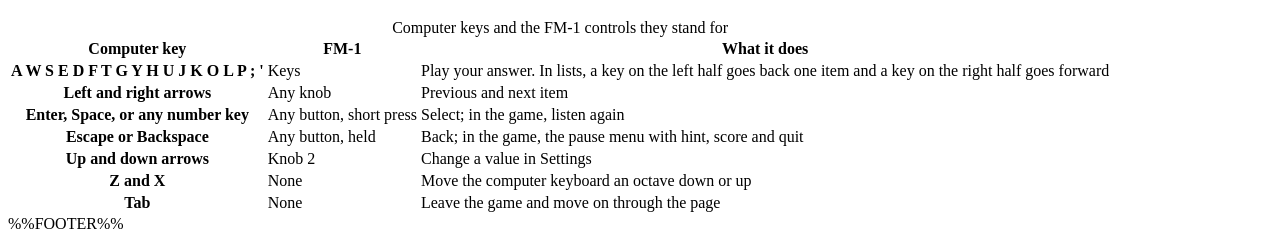
<file: echo/site/play.template.html>
<!DOCTYPE html>
<html lang="en" class="t-auto s-1">
<head>
<meta charset="utf-8">
<meta name="viewport" content="width=device-width, initial-scale=1">
<title>Play Echo Ludwig in the browser</title>
<meta name="description" content="Play Echo Ludwig, the listening game for blind and low-vision players, in your browser. Same code, voice and sounds as the M-VAVE FM-1 firmware.">
<meta name="color-scheme" content="dark light">
<link rel="preconnect" href="https://fonts.googleapis.com">
<link rel="preconnect" href="https://fonts.gstatic.com" crossorigin>
<link href="https://fonts.googleapis.com/css2?family=Atkinson+Hyperlegible:ital,wght@0,400;0,700;1,400&display=swap" rel="stylesheet">
%%PREFS_HEAD%%
<style>
%%CSS%%
/* ---- the game ---- */
.game{position:relative;width:min(100%,30rem);margin:1.5rem auto .75rem;background:#000;border:2px solid var(--line);border-radius:1rem;padding:1rem}
.game:focus-visible{outline:4px solid var(--focus);outline-offset:4px}
.game canvas{display:block;width:100%;aspect-ratio:1;image-rendering:pixelated}
.game #start{position:absolute;inset:1rem;width:calc(100% - 2rem);background:#000;color:#fff;border:2px solid #fff;font-size:1.25rem;font-weight:700}
.game #start small{display:block;font-weight:400;font-size:1rem;color:#c8c8c8;margin-top:.4rem}
.focus-hint{text-align:center;color:var(--quiet);min-height:1.6em}
.tools{display:flex;flex-wrap:wrap;gap:.75rem;justify-content:center;margin:.5rem 0 1rem}
#panel[hidden]{display:none}
#panel{margin:1rem 0}
.btns{display:flex;flex-wrap:wrap;gap:.4rem;justify-content:center;margin-bottom:.75rem}
.btns button{min-width:3.5rem;min-height:3rem;padding:0 .5rem;font-size:.85rem;touch-action:none;user-select:none}
.piano{display:flex;justify-content:center;height:6rem;overflow-x:auto;padding-bottom:.25rem}
.piano button{width:1.8rem;height:6rem;flex:none;padding:0;border-radius:0 0 .3rem .3rem;background:#eee;border:1px solid #555;min-height:0;touch-action:none;user-select:none}
.piano button.b{background:#111;height:3.8rem;width:1.3rem;margin:0 -.65rem;z-index:1;border-color:#555}
.piano button.lit,.btns button.lit{background:#ffd400;color:#000}
</style>
</head>
<body>
<a class="skip" href="#main">Skip to content</a>
%%NAV%%
<header>
  <div class="wrap">
%%DISPLAY_OPTIONS%%
  </div>
</header>

<main id="main" tabindex="-1">
  <div class="wrap">
    <h1>Play Echo Ludwig</h1>
    <p class="lead">The same game, voice and sounds as on the FM-1, running in your browser. Sound on, headphones if you can.</p>

    <div id="game" class="game" tabindex="-1" role="application" aria-roledescription="game" aria-label="Echo Ludwig. Ludwig speaks every menu. Piano keys A W S E D F T G Y H U J K O L P. Arrows move, Enter selects, Escape goes back. Tab leaves the game.">
      <canvas id="lcd" width="240" height="240" aria-hidden="true"></canvas>
      <button id="start">Start the game<small>Sound on. Ludwig will speak.</small></button>
    </div>
    <p class="focus-hint" id="hint" aria-hidden="true">Press Start, then play with your keyboard.</p>
    <div class="tools">
      <button id="pn" aria-expanded="false" aria-controls="panel">Show the touch panel</button>
      <span id="oct" role="status">Keyboard starts at middle C</span>
    </div>
    <div id="panel" hidden>
      <div class="btns" id="btns" role="group" aria-label="FM-1 buttons"></div>
      <div class="piano" id="piano" role="group" aria-label="FM-1 keys, F to G"></div>
    </div>

    <div class="note" role="note"><strong>Before you play</strong>If you use a screen reader, Ludwig and your screen reader will both talk; you may want to pause your screen reader's speech while you play. The game's small screen can flash white when you press a key, never more than three times a second; turn it off in the game's Settings, Lights.</div>

    <section aria-labelledby="keys-h">
      <h2 id="keys-h">Keyboard</h2>
      <table>
        <caption>Computer keys and the FM-1 controls they stand for</caption>
        <thead><tr><th scope="col">Computer key</th><th scope="col">FM-1</th><th scope="col">What it does</th></tr></thead>
        <tbody>
          <tr><th scope="row">A W S E D F T G Y H U J K O L P ; '</th><td>Keys</td><td>Play your answer. In lists, a key on the left half goes back one item and a key on the right half goes forward</td></tr>
          <tr><th scope="row">Left and right arrows</th><td>Any knob</td><td>Previous and next item</td></tr>
          <tr><th scope="row">Enter, Space, or any number key</th><td>Any button, short press</td><td>Select; in the game, listen again</td></tr>
          <tr><th scope="row">Escape or Backspace</th><td>Any button, held</td><td>Back; in the game, the pause menu with hint, score and quit</td></tr>
          <tr><th scope="row">Up and down arrows</th><td>Knob 2</td><td>Change a value in Settings</td></tr>
          <tr><th scope="row">Z and X</th><td>None</td><td>Move the computer keyboard an octave down or up</td></tr>
          <tr><th scope="row">Tab</th><td>None</td><td>Leave the game and move on through the page</td></tr>
        </tbody>
      </table>
    </section>
  </div>
</main>

%%FOOTER%%

<script>
{
%%PREFS_JS%%
const WASM_B64 = "%%WASM%%";
const BTN = ['OCT-','OCT+','FX','SCL','ENV','LFO','EDIT','GLO','HOME','SAVE','ARP','SEQ','PLAY','REC'];
const B = Object.fromEntries(BTN.map((n, i) => [n, i]));
const PIANO = "awsedftgyhujkolp;'";
const game = document.getElementById('game'), hint = document.getElementById('hint');
const lcd = document.getElementById('lcd'), ctx = lcd.getContext('2d');
const img = ctx.createImageData(240, 240);
ctx.fillStyle = '#000'; ctx.fillRect(0, 0, 240, 240);
let ex = null, mem = null, keys = 0, buttons = 0, kLatch = 0, bLatch = 0, enc0 = 0, enc1 = 0, base = 60, started = false, lastSerial = -1;
const t0 = performance.now();
const now = () => Math.floor(performance.now() - t0);
const env = {
  echo_hal_led(i, on) { const k = document.querySelector(i < 14 ? '[data-b="' + i + '"]' : '[data-k="' + (i - 14) + '"]'); if (k) k.classList.toggle('lit', !!on); },
  echo_hal_save(p, n) { try { localStorage.setItem('echoludwig', btoa(String.fromCharCode(...new Uint8Array(mem.buffer, p, n)))); } catch (e) {} return 0; },
  echo_hal_load(p, n) { try { const s = localStorage.getItem('echoludwig'); if (!s) return -1; const b = Uint8Array.from(atob(s), c => c.charCodeAt(0)); if (b.length !== n) return -1; new Uint8Array(mem.buffer, p, n).set(b); return 0; } catch (e) { return -1; } },
  echo_host_unknown_word() {}
};
function draw() {
  const s = ex.serial();
  if (s !== lastSerial) { lastSerial = s; img.data.set(new Uint8ClampedArray(mem.buffer, ex.screen(), 240 * 240 * 4)); ctx.putImageData(img, 0, 0); }
  requestAnimationFrame(draw);
}
async function start() {
  if (started) return; started = true;
  document.getElementById('start').remove();
  game.tabIndex = 0; game.focus();
  try {
    const { instance } = await WebAssembly.instantiate(Uint8Array.from(atob(WASM_B64), c => c.charCodeAt(0)), { env });
    ex = instance.exports; mem = ex.memory;
    let ac; try { ac = new AudioContext({ sampleRate: 44100 }); } catch (e) { ac = new AudioContext(); }
    const sp = ac.createScriptProcessor(1024, 0, 2);
    sp.onaudioprocess = e => {
      const L = e.outputBuffer.getChannelData(0), R = e.outputBuffer.getChannelData(1);
      const a = new Float32Array(mem.buffer, ex.render(1024), 2048);
      for (let i = 0; i < 1024; i++) { L[i] = a[2 * i]; R[i] = a[2 * i + 1]; }
    };
    sp.connect(ac.destination); ac.resume();
    ex.init(now());
    setInterval(() => { ex.tick(now(), keys | kLatch, buttons | bLatch, enc0, enc1); enc0 = enc1 = 0; kLatch = bLatch = 0; }, 5);
    requestAnimationFrame(draw);
  } catch (e) { say('Sorry, the game could not start in this browser.'); }
}
const keyIndex = k => { const i = PIANO.indexOf(k); if (i < 0) return -1; const idx = base - 53 + i; return idx >= 0 && idx < 27 ? idx : -1; };
const held = new Map();
function releaseAll() { keys = buttons = 0; held.clear(); }
game.addEventListener('keydown', e => {
  if (!started || e.key === 'Tab' || e.metaKey || e.ctrlKey || e.altKey) return;
  if (e.repeat) { e.preventDefault(); return; }
  const k = e.key.length === 1 ? e.key.toLowerCase() : e.key;
  let b = -1;
  if (k === 'Enter' || k === ' ') b = B.PLAY;
  else if (k === 'Escape' || k === 'Backspace') { /* back = a held button (about 1 s) */ buttons |= 1 << B.HOME; bLatch |= 1 << B.HOME; setTimeout(() => { buttons &= ~(1 << B.HOME); }, 950); e.preventDefault(); return; }
  else if (k === 'ArrowLeft') { enc0--; e.preventDefault(); return; } else if (k === 'ArrowRight') { enc0++; e.preventDefault(); return; }
  else if (k === 'ArrowUp') { enc1++; e.preventDefault(); return; } else if (k === 'ArrowDown') { enc1--; e.preventDefault(); return; }
  else if ('1234567890'.includes(k)) b = [B.FX, B.SCL, B.ENV, B.LFO, B.EDIT, B.GLO, B.SAVE, B.ARP, B.SEQ, B.REC]['1234567890'.indexOf(k)];
  else if (k === 'z' || k === 'x') { base = Math.max(48, Math.min(72, base + (k === 'z' ? -12 : 12))); document.getElementById('oct').textContent = 'Keyboard starts at C' + (base / 12 - 1); e.preventDefault(); return; }
  if (b >= 0) { buttons |= 1 << b; bLatch |= 1 << b; held.set(e.code, { b }); e.preventDefault(); return; }
  const i = keyIndex(k);
  if (i >= 0) { keys |= 1 << i; kLatch |= 1 << i; held.set(e.code, { i }); e.preventDefault(); }
});
game.addEventListener('keyup', e => { const h = held.get(e.code); if (!h) return; held.delete(e.code); if (h.b !== undefined) buttons &= ~(1 << h.b); else keys &= ~(1 << h.i); });
game.addEventListener('focus', () => { if (started) hint.textContent = 'Playing. Tab leaves the game.'; });
game.addEventListener('blur', () => { releaseAll(); if (started) hint.textContent = 'Paused input. Click the screen or Tab back to play.'; });
game.addEventListener('click', () => { if (started) game.focus(); });
addEventListener('blur', releaseAll);
document.getElementById('start').addEventListener('click', start);

/* touch panel */
const press = (el, on, off) => {
  el.addEventListener('pointerdown', e => { e.preventDefault(); if (!started) { start(); return; } el.setPointerCapture(e.pointerId); on(); });
  el.addEventListener('pointerup', off); el.addEventListener('pointercancel', off);
};
const btns = document.getElementById('btns');
BTN.forEach((n, i) => { const b = document.createElement('button'); b.textContent = n; b.dataset.b = i; b.tabIndex = -1; btns.appendChild(b);
  press(b, () => { buttons |= 1 << i; bLatch |= 1 << i; }, () => buttons &= ~(1 << i)); });
const names = ['F','F sharp','G','G sharp','A','A sharp','B','C','C sharp','D','D sharp','E'];
const piano = document.getElementById('piano');
for (let i = 0; i < 27; i++) { const m = (53 + i) % 12, b = document.createElement('button'); b.dataset.k = i; b.tabIndex = -1;
  b.setAttribute('aria-label', names[i % 12] + ' ' + (Math.floor((53 + i) / 12) - 1));
  if ([1, 3, 6, 8, 10].includes(m)) b.className = 'b';
  piano.appendChild(b); press(b, () => { keys |= 1 << i; kLatch |= 1 << i; }, () => keys &= ~(1 << i)); }
const pn = document.getElementById('pn'), panel = document.getElementById('panel');
pn.addEventListener('click', () => { panel.hidden = !panel.hidden; pn.setAttribute('aria-expanded', !panel.hidden); pn.textContent = panel.hidden ? 'Show the touch panel' : 'Hide the touch panel'; });
}
</script>
</body>
</html>
</file>
